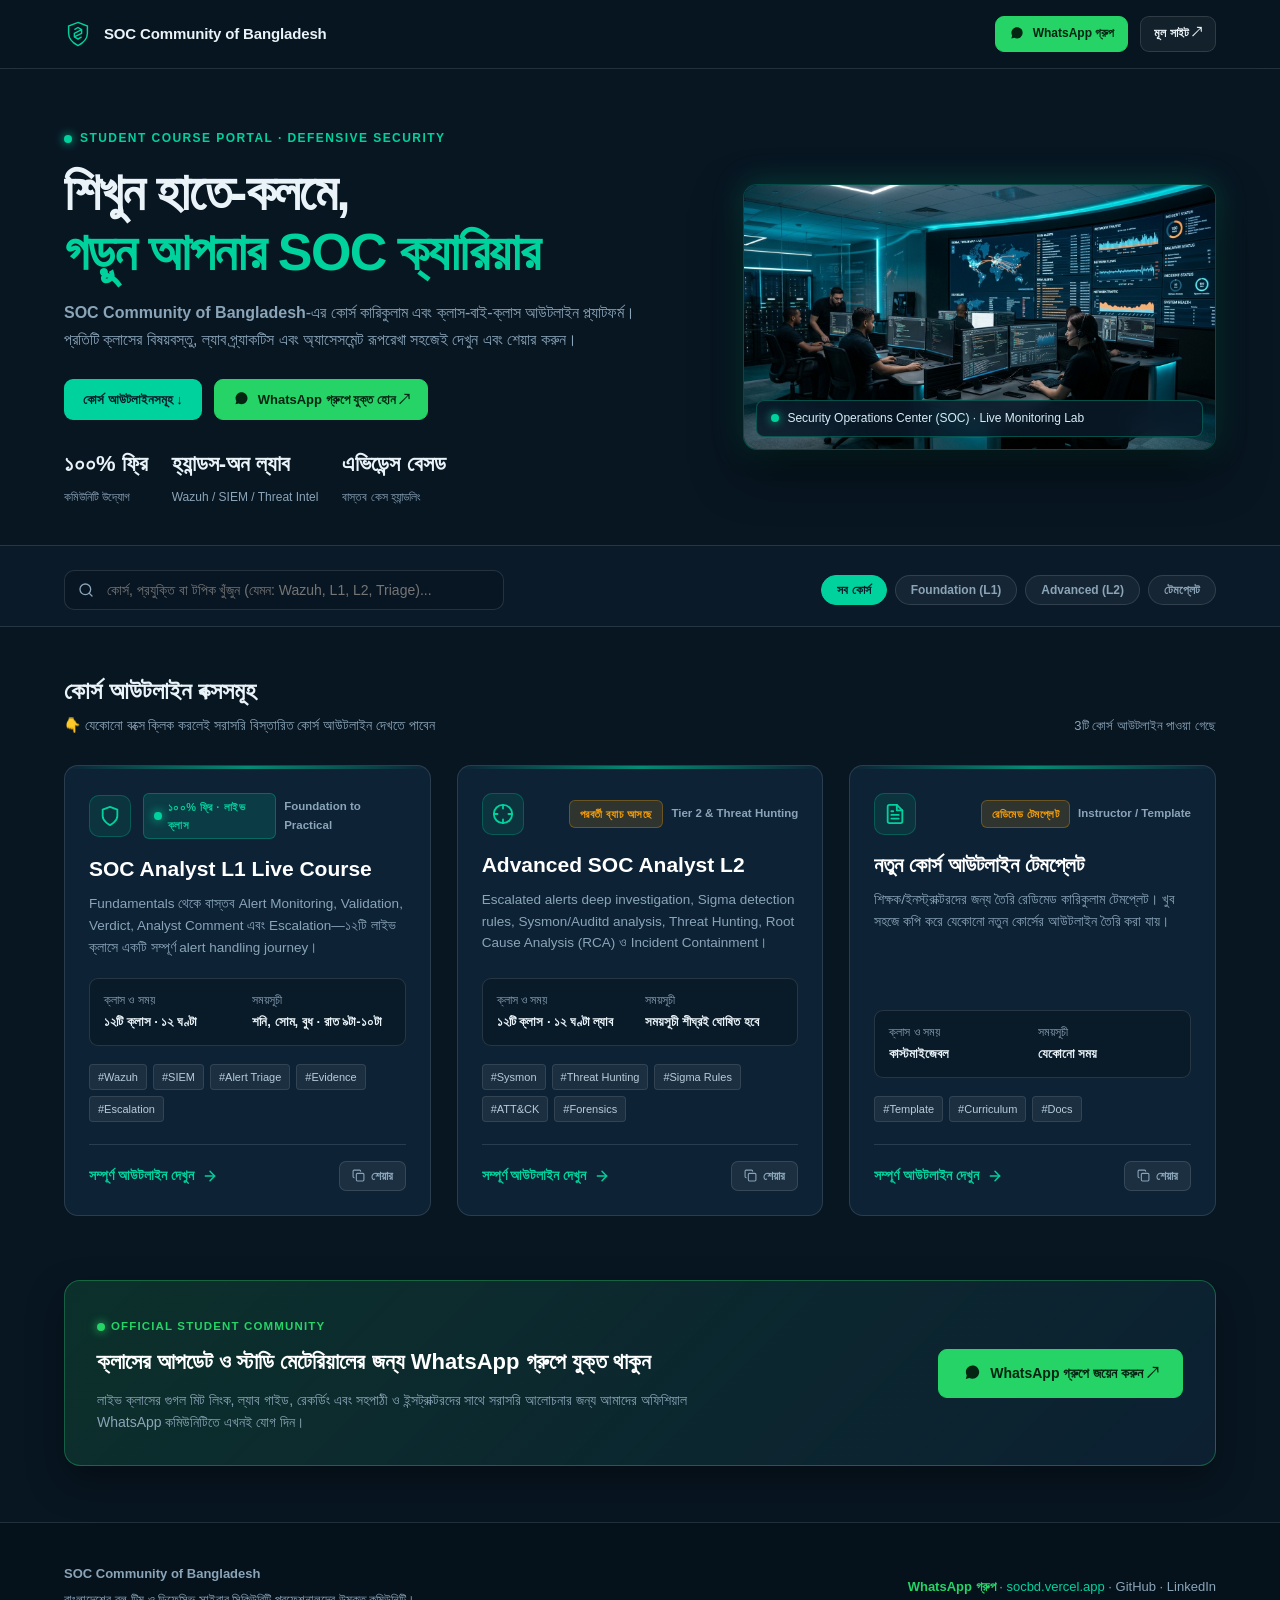
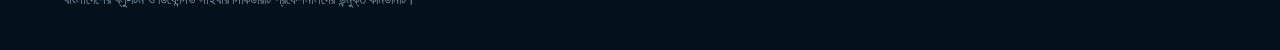
<file: index.html>
<!DOCTYPE html>
<html lang="bn">
<head>
  <meta charset="UTF-8">
  <meta name="viewport" content="width=device-width, initial-scale=1.0">
  <title>SOC Community of Bangladesh | Course Outlines &amp; Curriculums</title>
  <meta name="description" content="SOC Community of Bangladesh-এর সম্পূর্ণ ফ্রি ও অ্যাডভান্সড সাইবার সিকিউরিটি কোর্স আউটলাইন ও কারিকুলাম পোর্টাল।">
  <link rel="icon" type="image/svg+xml" href="assets/images/logo.svg">
  <link rel="stylesheet" href="assets/css/main.css">
</head>
<body>

  <!-- Navigation -->
  <nav class="site-nav">
    <div class="container nav-inner">
      <a href="index.html" class="brand">
        <span class="brand-icon">
          <svg viewBox="0 0 32 36" fill="none" style="width:26px;height:26px;color:var(--teal)">
            <path d="M16 2 29 7v10c0 8-7 14-13 17C10 31 3 25 3 17V7L16 2Z" stroke="currentColor" stroke-width="2"/>
            <path d="m11 12 5-3 5 3v5l-10 5v-5l10-5M11 22l5 3 5-3" stroke="currentColor" stroke-width="2" stroke-linejoin="round"/>
          </svg>
        </span>
        <span>SOC Community of Bangladesh</span>
      </a>

      <div class="nav-actions">
        <a href="https://chat.whatsapp.com/EKxMzVPOzGrBQYcNTu8eM5" target="_blank" rel="noopener noreferrer" class="btn btn-whatsapp btn-sm" title="Join Official WhatsApp Group">
          <svg viewBox="0 0 24 24" fill="currentColor" style="width:16px;height:16px"><path d="M12.031 6.172c-3.181 0-5.767 2.586-5.768 5.766-.001 1.298.38 2.27 1.019 3.287l-.711 2.598 2.669-.699c.969.584 1.761.884 2.791.884h.001c3.181 0 5.767-2.586 5.768-5.766 0-3.18-2.587-5.77-5.769-5.77zm0 10.375h-.001c-.886 0-1.62-.247-2.336-.672l-.167-.099-1.737.456.464-1.693-.109-.174c-.468-.745-.716-1.503-.715-2.427.001-2.536 2.064-4.6 4.6-4.6 1.229 0 2.384.479 3.253 1.348.868.868 1.346 2.022 1.345 3.251-.001 2.537-2.064 4.601-4.599 4.601zm5.952-12.355c-1.583-1.542-3.689-2.392-5.952-2.392-4.641 0-8.416 3.774-8.418 8.416 0 1.483.388 2.93 1.125 4.208l-1.196 4.368 4.47-1.173c1.232.671 2.621 1.025 4.018 1.026h.004c4.64 0 8.416-3.774 8.418-8.416 0-2.25-.875-4.364-2.469-5.937z"/></svg>
          <span>WhatsApp গ্রুপ</span>
        </a>
        <a href="https://socbd.vercel.app/en" target="_blank" rel="noopener noreferrer" class="btn btn-outline btn-sm">
          মূল সাইট ↗
        </a>
      </div>
    </div>
  </nav>

  <!-- Hero Section -->
  <header class="hero">
    <div class="container hero-grid">
      <div class="hero-text">
        <div class="eyebrow">
          <span class="status-dot"></span>
          STUDENT COURSE PORTAL · DEFENSIVE SECURITY
        </div>
        <h1 class="hero-title">
          শিখুন হাতে-কলমে,
          <span>গড়ুন আপনার SOC ক্যারিয়ার</span>
        </h1>
        <p class="hero-desc">
          <strong>SOC Community of Bangladesh</strong>-এর কোর্স কারিকুলাম এবং ক্লাস-বাই-ক্লাস আউটলাইন প্ল্যাটফর্ম। প্রতিটি ক্লাসের বিষয়বস্তু, ল্যাব প্র্যাকটিস এবং অ্যাসেসমেন্ট রূপরেখা সহজেই দেখুন এবং শেয়ার করুন।
        </p>

        <div style="display:flex;gap:12px;flex-wrap:wrap;margin-bottom:26px">
          <a href="#courses" class="btn btn-teal">
            কোর্স আউটলাইনসমূহ ↓
          </a>
          <a href="https://chat.whatsapp.com/EKxMzVPOzGrBQYcNTu8eM5" target="_blank" rel="noopener noreferrer" class="btn btn-whatsapp">
            <svg viewBox="0 0 24 24" fill="currentColor" style="width:17px;height:17px"><path d="M12.031 6.172c-3.181 0-5.767 2.586-5.768 5.766-.001 1.298.38 2.27 1.019 3.287l-.711 2.598 2.669-.699c.969.584 1.761.884 2.791.884h.001c3.181 0 5.767-2.586 5.768-5.766 0-3.18-2.587-5.77-5.769-5.77zm0 10.375h-.001c-.886 0-1.62-.247-2.336-.672l-.167-.099-1.737.456.464-1.693-.109-.174c-.468-.745-.716-1.503-.715-2.427.001-2.536 2.064-4.6 4.6-4.6 1.229 0 2.384.479 3.253 1.348.868.868 1.346 2.022 1.345 3.251-.001 2.537-2.064 4.601-4.599 4.601zm5.952-12.355c-1.583-1.542-3.689-2.392-5.952-2.392-4.641 0-8.416 3.774-8.418 8.416 0 1.483.388 2.93 1.125 4.208l-1.196 4.368 4.47-1.173c1.232.671 2.621 1.025 4.018 1.026h.004c4.64 0 8.416-3.774 8.418-8.416 0-2.25-.875-4.364-2.469-5.937z"/></svg>
            <span>WhatsApp গ্রুপে যুক্ত হোন ↗</span>
          </a>
        </div>

        <div class="hero-stats">
          <div class="hero-stat-item">
            <strong>১০০% ফ্রি</strong>
            <span>কমিউনিটি উদ্যোগ</span>
          </div>
          <div class="hero-stat-item">
            <strong>হ্যান্ডস-অন ল্যাব</strong>
            <span>Wazuh / SIEM / Threat Intel</span>
          </div>
          <div class="hero-stat-item">
            <strong>এভিডেন্স বেসড</strong>
            <span>বাস্তব কেস হ্যান্ডলিং</span>
          </div>
        </div>
      </div>

      <div class="hero-visual">
        <img src="assets/images/soc_operations_center.jpg" alt="Security Operations Center Command Center">
        <div class="hero-visual-badge">
          <span class="status-dot"></span>
          <span>Security Operations Center (SOC) · Live Monitoring Lab</span>
        </div>
      </div>
    </div>
  </header>

  <!-- Filter & Search Section -->
  <section class="control-section" id="courses">
    <div class="container control-bar">
      <div class="search-box">
        <svg xmlns="http://www.w3.org/2000/svg" width="16" height="16" viewBox="0 0 24 24" fill="none" stroke="currentColor" stroke-width="2" stroke-linecap="round" stroke-linejoin="round"><circle cx="11" cy="11" r="8"></circle><line x1="21" y1="21" x2="16.65" y2="16.65"></line></svg>
        <input type="text" id="searchInput" class="search-input" placeholder="কোর্স, প্রযুক্তি বা টপিক খুঁজুন (যেমন: Wazuh, L1, L2, Triage)...">
      </div>

      <div class="filter-pills">
        <button type="button" class="pill-btn active" data-category="all">সব কোর্স</button>
        <button type="button" class="pill-btn" data-category="foundation">Foundation (L1)</button>
        <button type="button" class="pill-btn" data-category="advanced">Advanced (L2)</button>
        <button type="button" class="pill-btn" data-category="template">টেমপ্লেট</button>
      </div>
    </div>
  </section>

  <!-- Courses Grid -->
  <main class="courses-section">
    <div class="container">
      <div class="section-title-wrap">
        <div>
          <h2 class="section-title">কোর্স আউটলাইন বক্সসমূহ</h2>
          <p style="color:var(--muted);font-size:13.5px;margin-top:4px">👇 যেকোনো বক্সে ক্লিক করলেই সরাসরি বিস্তারিত কোর্স আউটলাইন দেখতে পাবেন</p>
        </div>
        <span class="results-count" id="resultsCount">কোর্স লোড হচ্ছে…</span>
      </div>

      <div class="courses-grid" id="coursesGrid">
        <!-- Dynamic Boxes rendered via assets/js/main.js -->
        <noscript>
          <!-- Fallback without JS -->
          <a href="docs/l1/index.html" class="course-box" style="text-decoration:none">
            <div class="box-glow-bar"></div>
            <div class="course-box-body">
              <div class="box-header">
                <div class="box-badge-wrap">
                  <span class="badge badge-live"><span class="status-dot"></span>১০০% ফ্রি · লাইভ ক্লাস</span>
                  <span class="level-tag">L1 Foundation</span>
                </div>
              </div>
              <h3 class="course-title">SOC Analyst L1 Live Course</h3>
              <p class="course-desc">১২টি লাইভ ক্লাসে একটি সম্পূর্ণ alert handling journey—Monitoring থেকে Escalation।</p>
              <div class="box-footer">
                <div class="click-prompt">
                  <span>সম্পূর্ণ আউটলাইন দেখুন</span>
                  <svg xmlns="http://www.w3.org/2000/svg" width="16" height="16" viewBox="0 0 24 24" fill="none" stroke="currentColor" stroke-width="2.2"><path d="M5 12h14"></path><path d="m12 5 7 7-7 7"></path></svg>
                </div>
              </div>
            </div>
          </a>
          <a href="docs/l2/index.html" class="course-box" style="text-decoration:none">
            <div class="box-glow-bar"></div>
            <div class="course-box-body">
              <div class="box-header">
                <div class="box-badge-wrap">
                  <span class="badge badge-upcoming">পরবর্তী ব্যাচ আসছে</span>
                  <span class="level-tag">L2 Advanced</span>
                </div>
              </div>
              <h3 class="course-title">Advanced SOC Analyst L2</h3>
              <p class="course-desc">Escalated Alerts, Threat Hunting, Sigma Rules ও Root Cause Analysis।</p>
              <div class="box-footer">
                <div class="click-prompt">
                  <span>সম্পূর্ণ আউটলাইন দেখুন</span>
                  <svg xmlns="http://www.w3.org/2000/svg" width="16" height="16" viewBox="0 0 24 24" fill="none" stroke="currentColor" stroke-width="2.2"><path d="M5 12h14"></path><path d="m12 5 7 7-7 7"></path></svg>
                </div>
              </div>
            </div>
          </a>
        </noscript>
      </div>
    </div>
  </main>

  <!-- WhatsApp Community Callout -->
  <section class="container" style="margin-bottom: 56px;">
    <div style="background: linear-gradient(135deg, rgba(37,211,102,0.14) 0%, rgba(13,34,53,0.85) 100%); border: 1px solid rgba(37,211,102,0.35); border-radius: 16px; padding: 32px; display: flex; justify-content: space-between; align-items: center; gap: 24px; flex-wrap: wrap; box-shadow: 0 16px 36px rgba(0,0,0,0.4);">
      <div style="max-width: 640px;">
        <div style="display:inline-flex;align-items:center;gap:6px;color:#25d366;font-size:11.5px;font-weight:750;letter-spacing:0.1em;text-transform:uppercase;margin-bottom:8px;">
          <span class="status-dot" style="background:#25d366;box-shadow:0 0 10px #25d366"></span>
          OFFICIAL STUDENT COMMUNITY
        </div>
        <h3 style="font-size: 22px; font-weight: 800; color: #fff; margin-bottom: 8px;">ক্লাসের আপডেট ও স্টাডি মেটেরিয়ালের জন্য WhatsApp গ্রুপে যুক্ত থাকুন</h3>
        <p style="color: var(--muted); font-size: 14px; line-height: 1.6; margin: 0;">লাইভ ক্লাসের গুগল মিট লিংক, ল্যাব গাইড, রেকর্ডিং এবং সহপাঠী ও ইন্সট্রাক্টরদের সাথে সরাসরি আলোচনার জন্য আমাদের অফিশিয়াল WhatsApp কমিউনিটিতে এখনই যোগ দিন।</p>
      </div>
      <a href="https://chat.whatsapp.com/EKxMzVPOzGrBQYcNTu8eM5" target="_blank" rel="noopener noreferrer" class="btn btn-whatsapp" style="white-space: nowrap; padding: 12px 24px; font-size: 14px;">
        <svg viewBox="0 0 24 24" fill="currentColor" style="width:19px;height:19px"><path d="M12.031 6.172c-3.181 0-5.767 2.586-5.768 5.766-.001 1.298.38 2.27 1.019 3.287l-.711 2.598 2.669-.699c.969.584 1.761.884 2.791.884h.001c3.181 0 5.767-2.586 5.768-5.766 0-3.18-2.587-5.77-5.769-5.77zm0 10.375h-.001c-.886 0-1.62-.247-2.336-.672l-.167-.099-1.737.456.464-1.693-.109-.174c-.468-.745-.716-1.503-.715-2.427.001-2.536 2.064-4.6 4.6-4.6 1.229 0 2.384.479 3.253 1.348.868.868 1.346 2.022 1.345 3.251-.001 2.537-2.064 4.601-4.599 4.601zm5.952-12.355c-1.583-1.542-3.689-2.392-5.952-2.392-4.641 0-8.416 3.774-8.418 8.416 0 1.483.388 2.93 1.125 4.208l-1.196 4.368 4.47-1.173c1.232.671 2.621 1.025 4.018 1.026h.004c4.64 0 8.416-3.774 8.418-8.416 0-2.25-.875-4.364-2.469-5.937z"/></svg>
        <span>WhatsApp গ্রুপে জয়েন করুন ↗</span>
      </a>
    </div>
  </section>

  <!-- Toast Notification -->
  <div id="toast" class="toast" role="alert"></div>

  <!-- Footer -->
  <footer class="site-footer">
    <div class="container footer-inner">
      <div class="footer-left">
        <strong>SOC Community of Bangladesh</strong>
        <p>বাংলাদেশের ব্লু-টিম ও ডিফেন্সিভ সাইবার সিকিউরিটি প্রফেশনালদের উন্মুক্ত কমিউনিটি।</p>
      </div>
      <div class="footer-right">
        <a href="https://chat.whatsapp.com/EKxMzVPOzGrBQYcNTu8eM5" target="_blank" rel="noopener noreferrer" style="color:#25d366;font-weight:700">WhatsApp গ্রুপ</a> · 
        <a href="https://socbd.vercel.app/en" target="_blank" rel="noopener noreferrer" style="color:var(--teal)">socbd.vercel.app</a> · 
        <a href="https://github.com/boniyeamincse/soc-community-of-bangladesh" target="_blank" rel="noopener noreferrer">GitHub</a> · 
        <a href="https://www.linkedin.com/company/soccommunitybd" target="_blank" rel="noopener noreferrer">LinkedIn</a>
      </div>
    </div>
  </footer>

  <script src="assets/js/courses.js"></script>
  <script src="assets/js/main.js"></script>
</body>
</html>
</file>
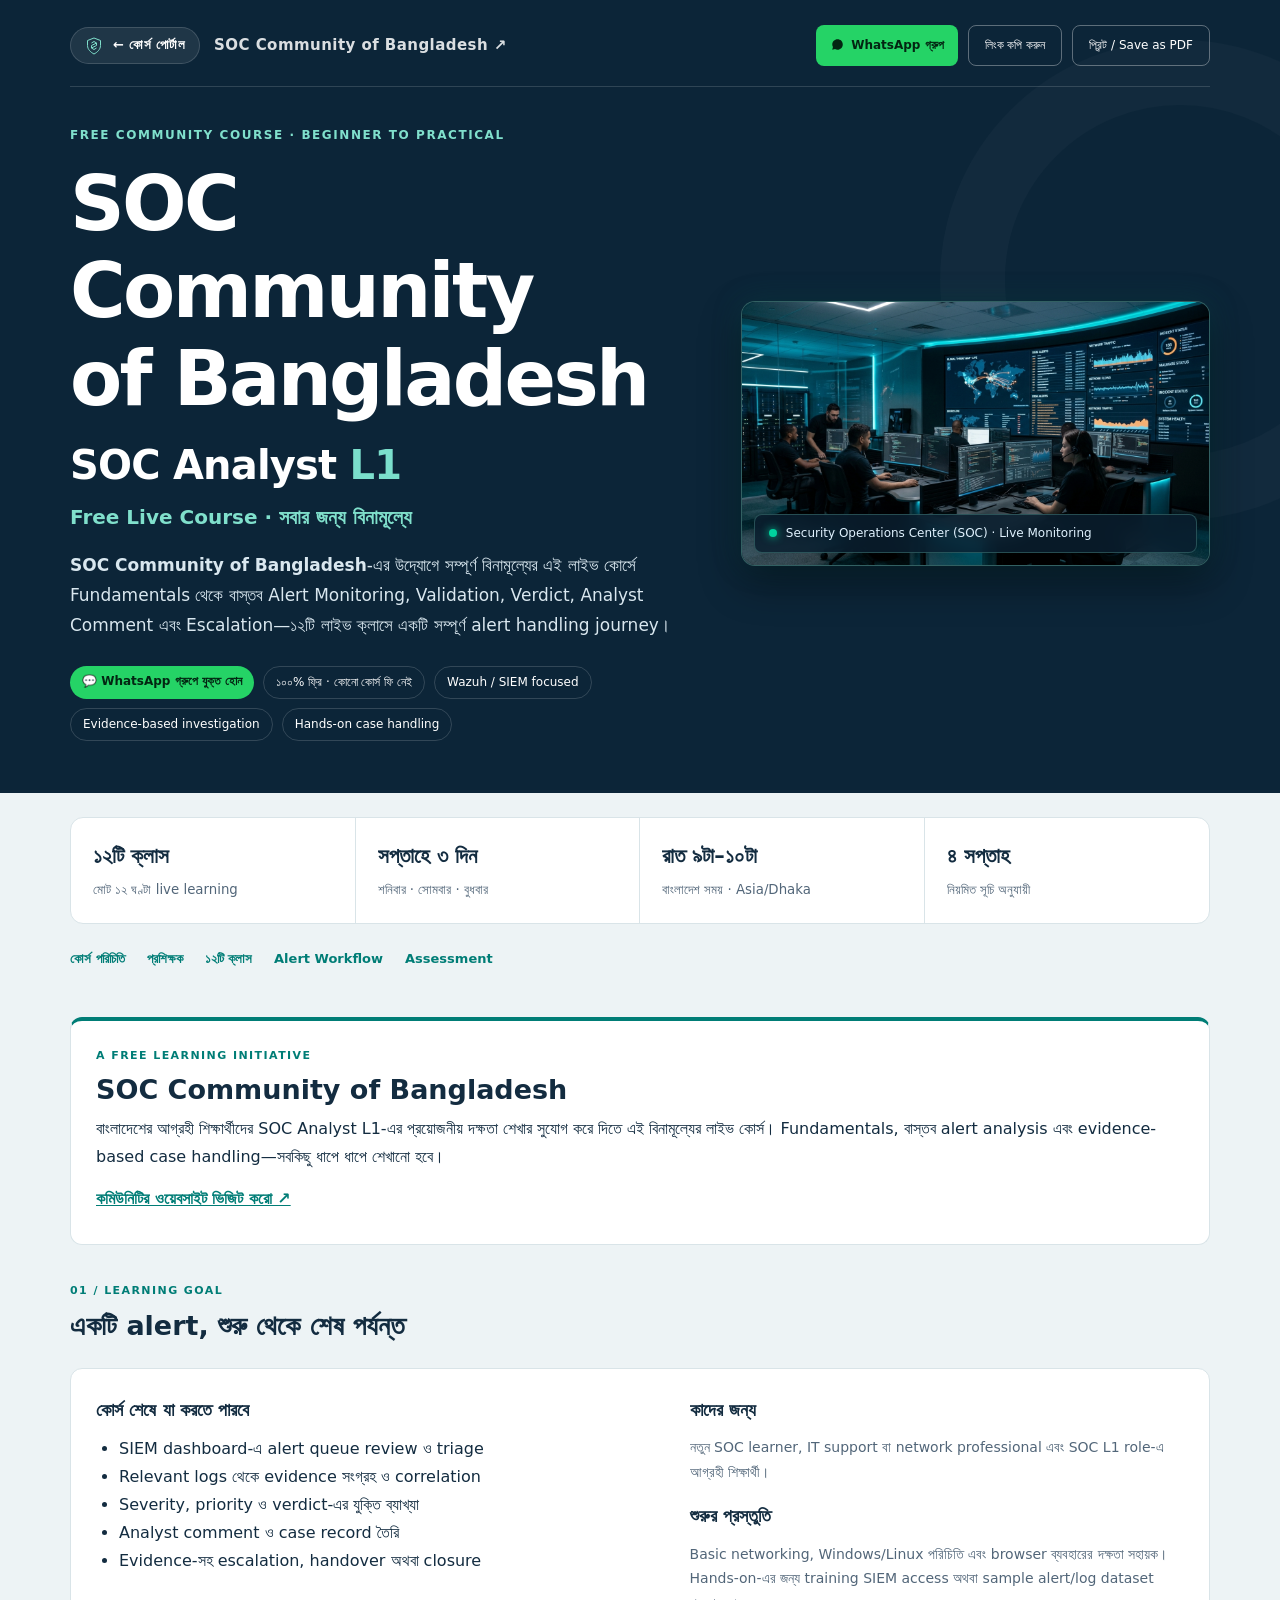
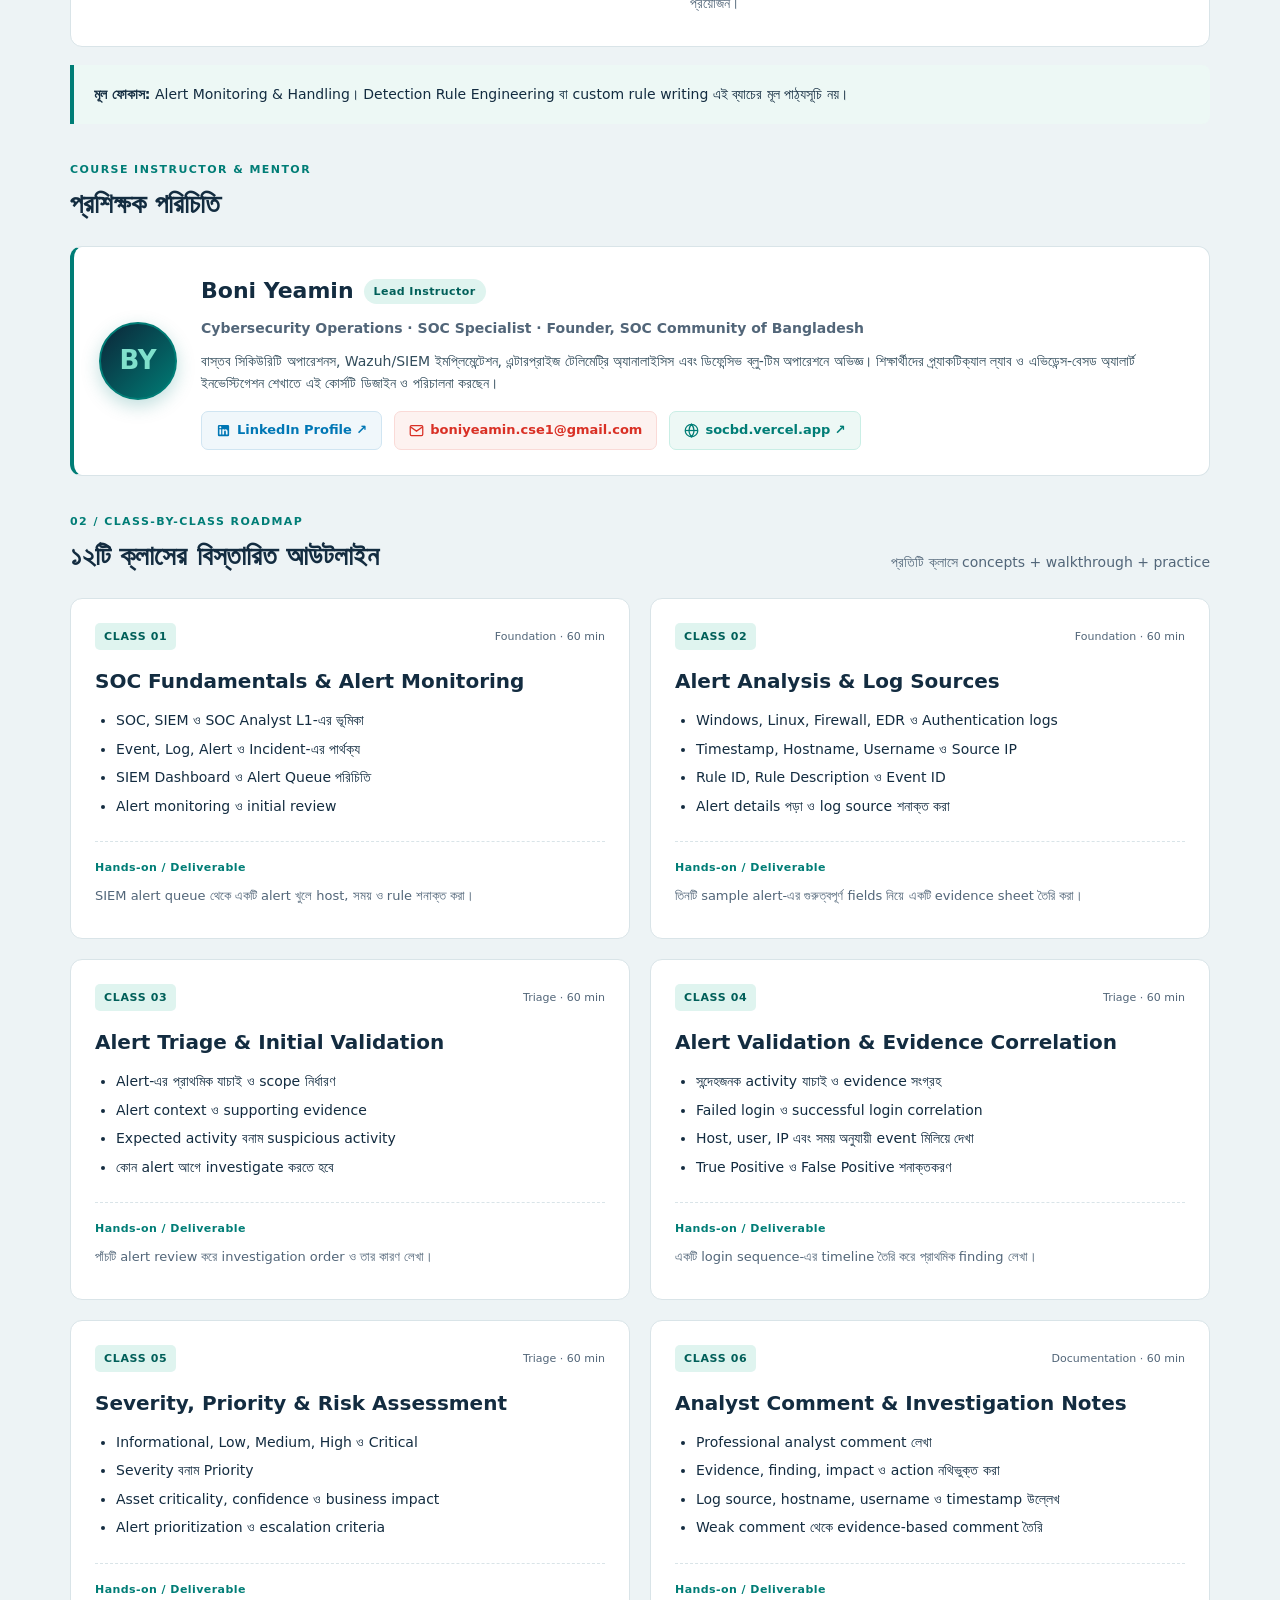
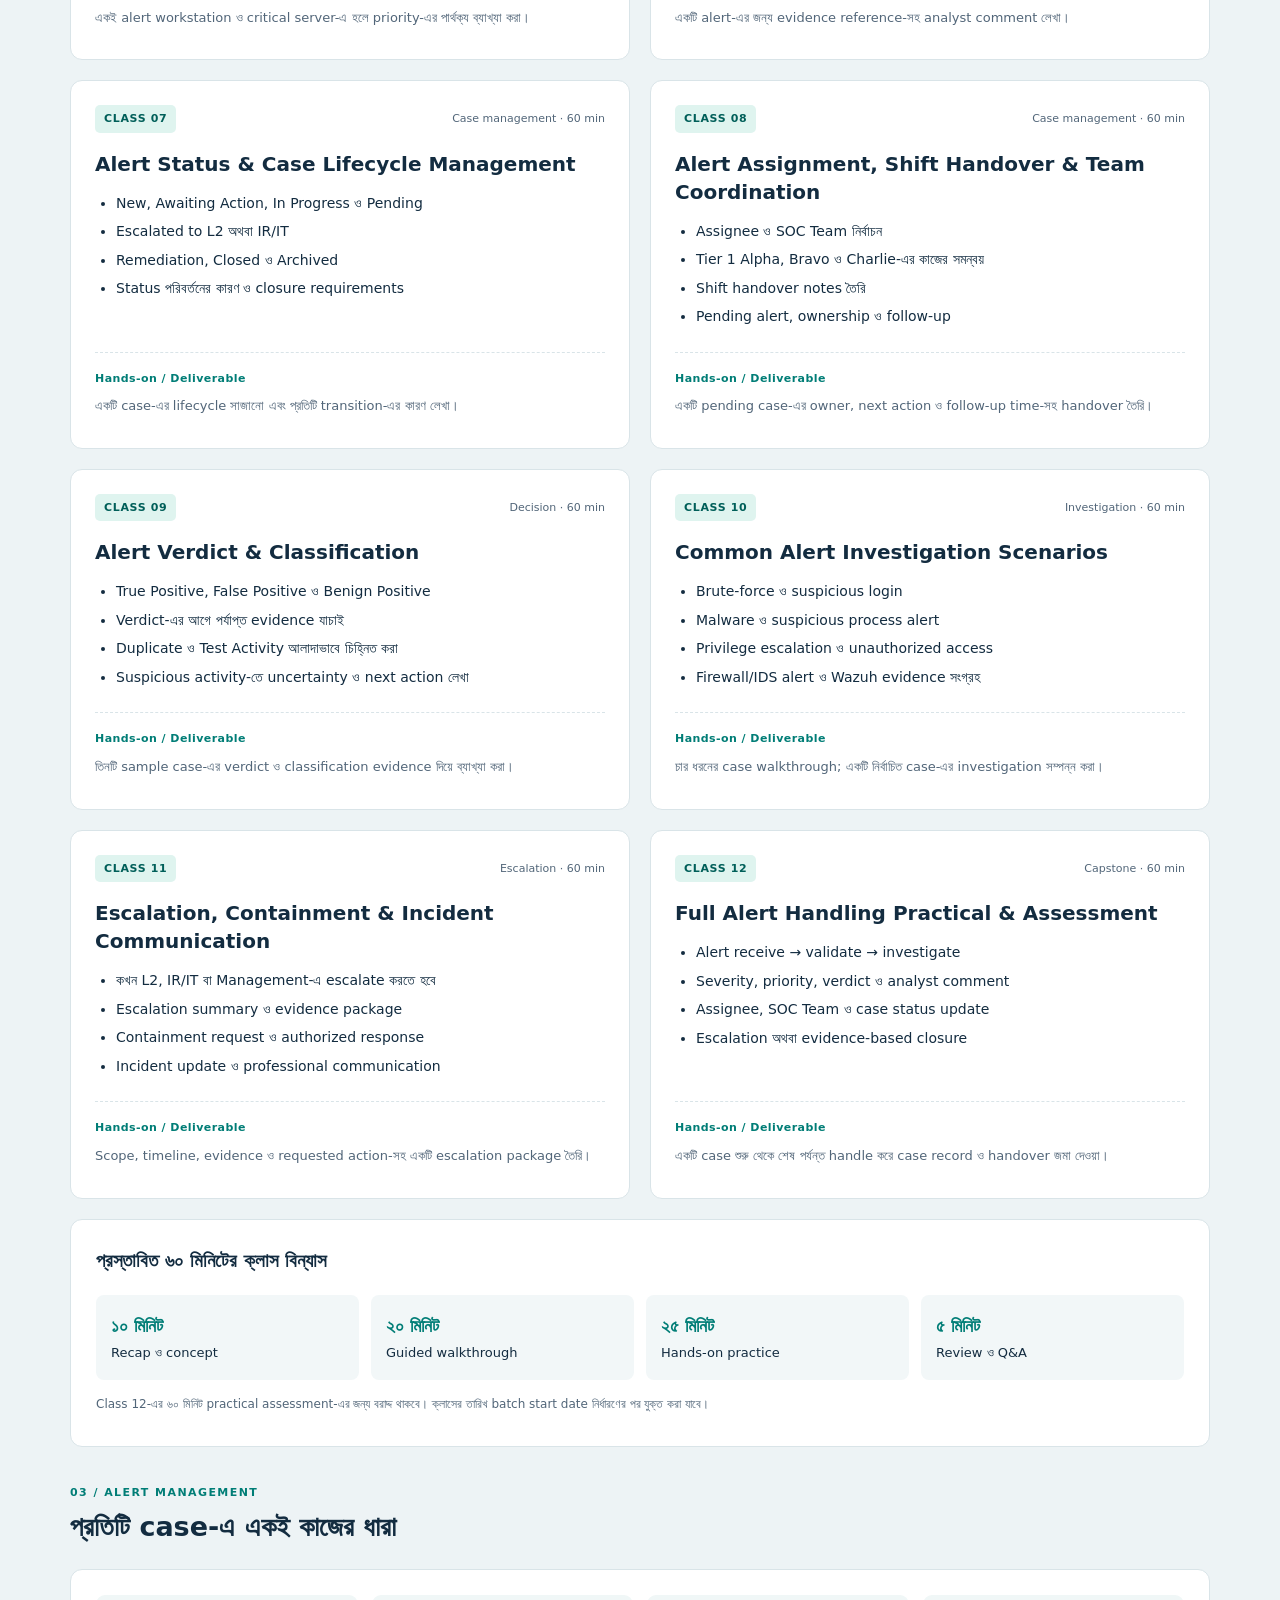
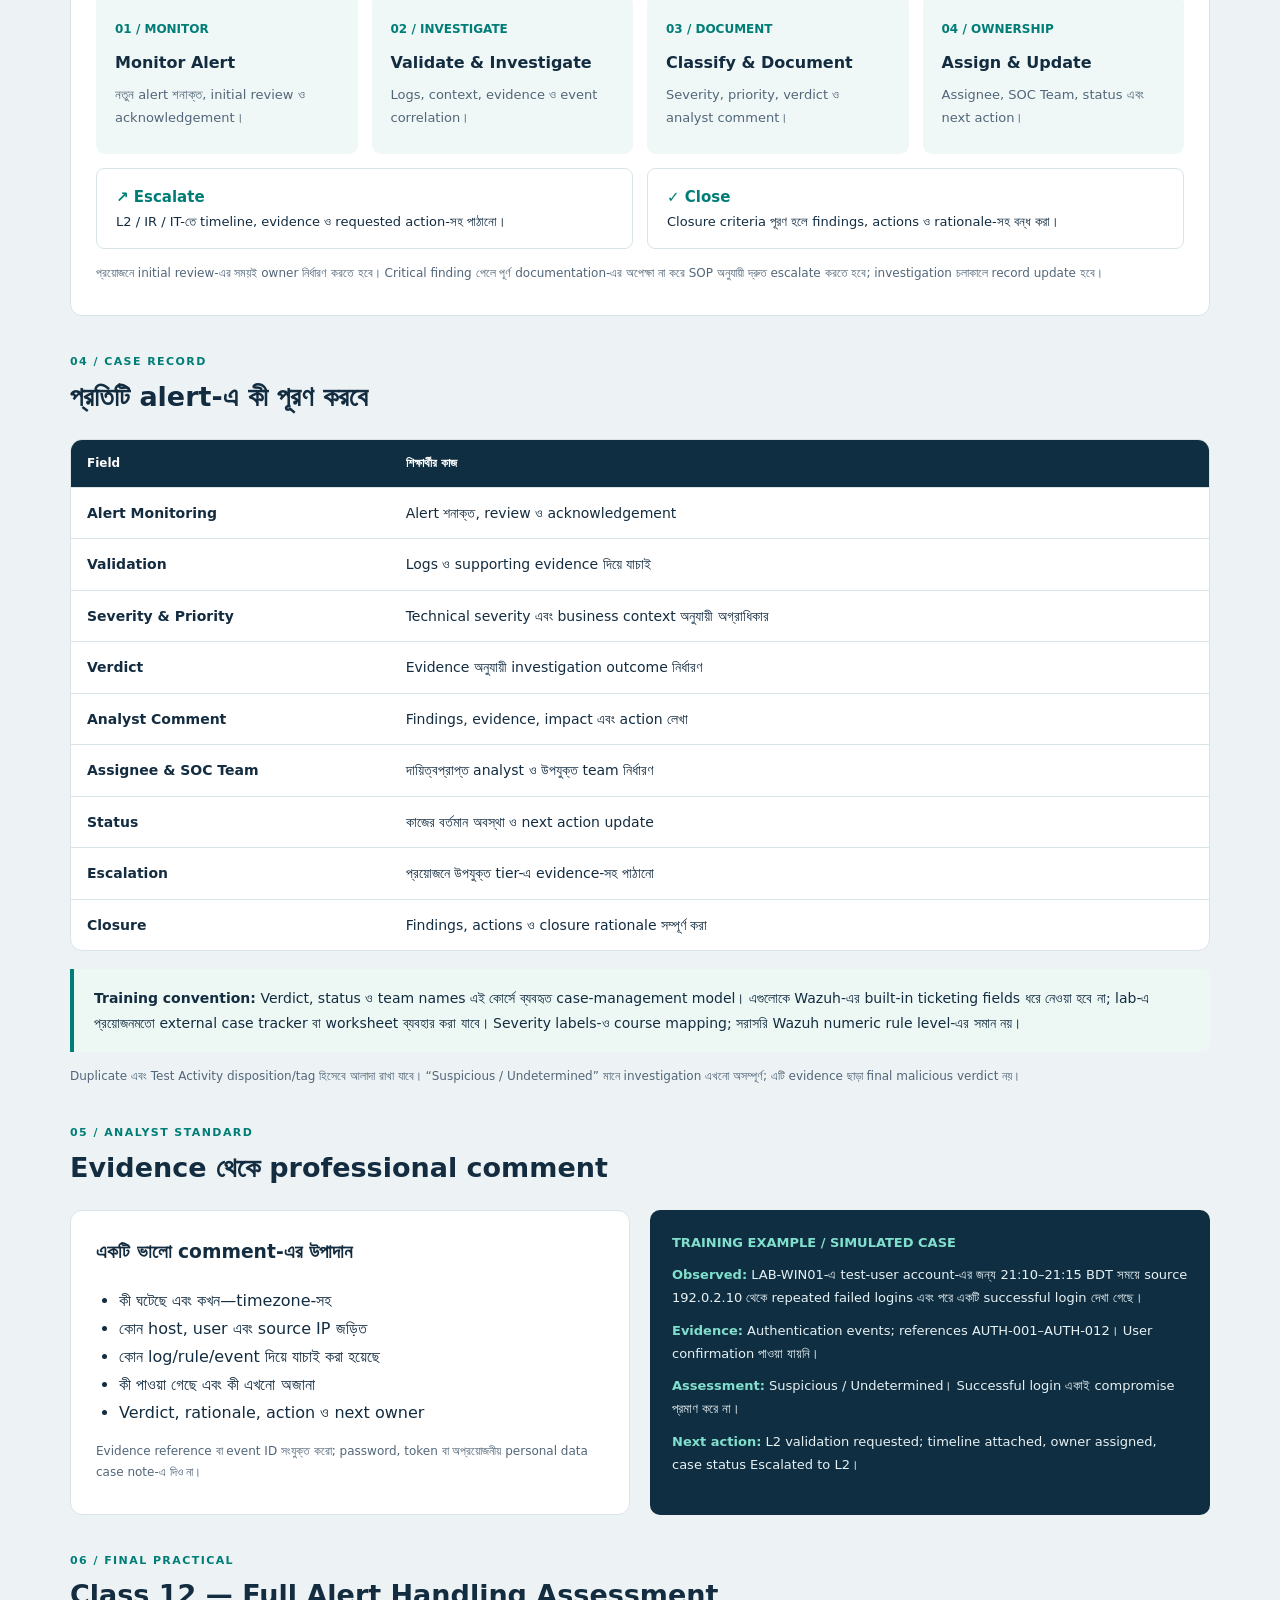
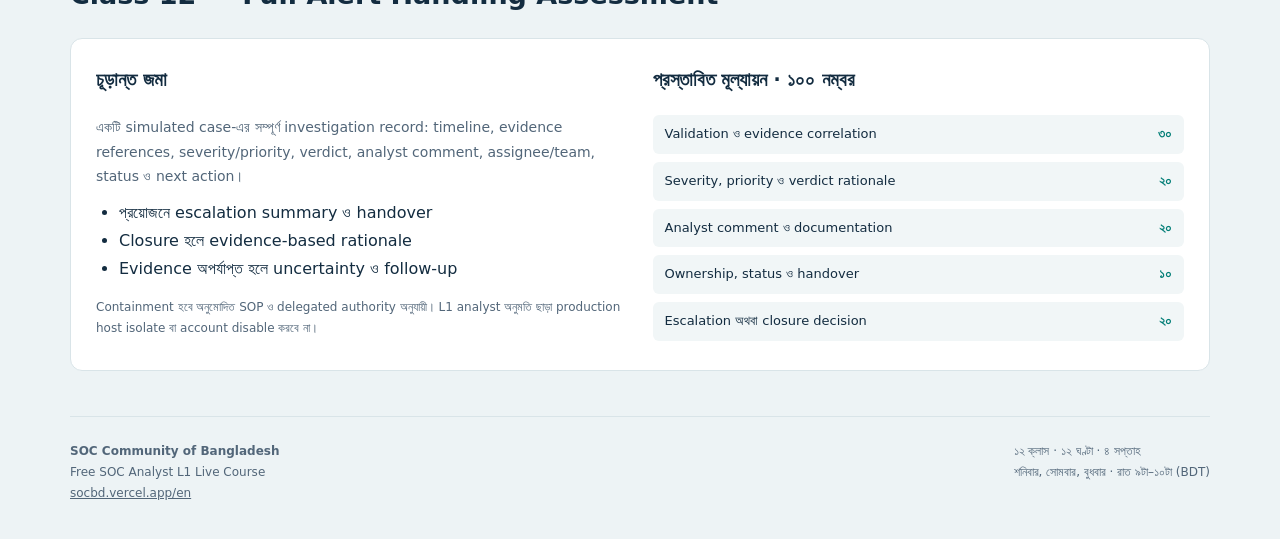
<file: l1/index.html>
<!DOCTYPE html>
<html lang="bn"><head><meta charset="UTF-8"><meta name="viewport" content="width=device-width, initial-scale=1"><meta name="description" content="SOC Community of Bangladesh-এর সম্পূর্ণ ফ্রি SOC Analyst L1 Live Course — ১২টি ক্লাসে Wazuh/SIEM alert monitoring, validation, verdict, documentation ও escalation।"><title>SOC Community of Bangladesh | Free SOC Analyst L1 Live Course</title>
<style>
:root{--ink:#132c40;--muted:#526679;--teal:#007d76;--line:#d9e4e8;--paper:#fff;--bg:#edf3f5}*{box-sizing:border-box}html{scroll-behavior:smooth}body{margin:0;background:var(--bg);color:var(--ink);font-family:"Noto Sans Bengali","Nirmala UI","Vrinda",system-ui,sans-serif;line-height:1.75}a{color:inherit}header{background:#0c2538;color:#fff;padding:25px max(24px,calc((100vw - 1140px)/2)) 52px;position:relative;overflow:hidden}header:after{content:"";position:absolute;width:350px;height:350px;border:65px solid #ffffff06;border-radius:50%;right:-140px;top:40px;pointer-events:none}.top{display:flex;justify-content:space-between;align-items:center;gap:20px;border-bottom:1px solid #ffffff25;padding-bottom:20px;margin-bottom:38px}.brand{font-weight:750;letter-spacing:.09em;font-size:12px}.top button{border:1px solid #ffffff55;background:transparent;color:white;padding:9px 16px;border-radius:8px;cursor:pointer;font:inherit;font-size:12px}.eyebrow{font-size:12px;letter-spacing:.13em;color:#80e0cc;font-weight:750}h1{font-size:clamp(37px,6vw,66px);line-height:1.15;margin:14px 0 13px;letter-spacing:-.04em}h1 span{color:#7bdfcc}.intro{max-width:760px;font-size:17px;color:#d9e7ef;margin:0}.hero-tags{display:flex;flex-wrap:wrap;gap:9px;margin-top:26px}.hero-tags span{padding:5px 12px;border:1px solid #ffffff28;border-radius:30px;font-size:12px}.wrap{max-width:1188px;padding:0 24px;margin:auto}.stats{display:grid;grid-template-columns:repeat(4,1fr);background:white;border:1px solid var(--line);border-radius:13px;overflow:hidden;margin-top:24px}.stat{padding:20px 22px;border-right:1px solid var(--line)}.stat:last-child{border:0}.stat strong{display:block;font-size:21px}.stat small{color:var(--muted)}nav{display:flex;gap:22px;flex-wrap:wrap;padding:24px 0 10px;font-size:13px;color:var(--teal);font-weight:650}nav a{text-decoration:none}nav a:hover{text-decoration:underline}section{margin-top:36px;scroll-margin-top:20px}.section-head{display:flex;justify-content:space-between;align-items:end;gap:20px;margin-bottom:18px}.kicker{font-size:11px;color:var(--teal);font-weight:800;letter-spacing:.13em}h2{font-size:27px;line-height:1.45;margin:5px 0}section p{margin:6px 0}.muted{color:var(--muted);font-size:14px}.panel{border:1px solid var(--line);border-radius:12px;padding:25px;background:white}.outcomes{display:grid;grid-template-columns:1.15fr 1fr;gap:25px}.outcomes h3{margin:0 0 10px;font-size:18px}.outcomes ul{margin:0;padding-left:23px}.callout{background:#edf8f5;border-left:4px solid var(--teal);padding:17px 20px;border-radius:0 8px 8px 0;margin-top:18px;font-size:14px}.grid{display:grid;grid-template-columns:repeat(2,minmax(0,1fr));gap:20px}.class-card{background:white;border:1px solid var(--line);border-radius:12px;padding:24px;display:flex;flex-direction:column;break-inside:avoid}.card-meta{display:flex;align-items:center;justify-content:space-between;gap:10px;font-size:11px;color:var(--muted)}.class-no{background:#dff4ef;color:#005f59;font-weight:800;padding:4px 9px;border-radius:5px;letter-spacing:.06em}.class-card h3{font-size:20px;line-height:1.4;margin:17px 0 9px}.class-card ul{margin:0 0 19px;padding-left:21px;font-size:14px}.class-card li{margin:4px 0}.practice{margin-top:auto;padding-top:14px;border-top:1px dashed var(--line);font-size:13px}.practice b{font-size:11px;color:var(--teal);letter-spacing:.04em}.practice p{color:var(--muted)}.timing{display:grid;grid-template-columns:repeat(4,1fr);gap:12px;margin-top:18px}.timing div{padding:15px;background:#f2f7f8;border-radius:8px;font-size:13px}.timing strong{display:block;color:var(--teal);font-size:18px}.flow{display:grid;grid-template-columns:repeat(4,1fr);gap:14px}.step{background:#f0f7f7;padding:19px;border-radius:9px}.step em{font-style:normal;color:var(--teal);font-size:12px;font-weight:800}.step h3{font-size:16px;margin:7px 0}.step p{font-size:13px;color:var(--muted)}.branches{display:grid;grid-template-columns:1fr 1fr;gap:14px;margin-top:14px}.branch{padding:15px 19px;border:1px solid var(--line);border-radius:8px;font-size:13px}.branch b{display:block;color:var(--teal);font-size:15px}.table-scroll{overflow:auto}table{border-collapse:collapse;width:100%;font-size:14px}th,td{text-align:left;border-bottom:1px solid var(--line);padding:13px 16px;vertical-align:top}thead th{background:#102e41;color:white;font-size:12px}tbody th{width:28%;font-weight:650}tbody tr:last-child>*{border-bottom:0}.note{font-size:12px;color:var(--muted);margin-top:14px}.two-col{display:grid;grid-template-columns:1fr 1fr;gap:20px}.checklist{padding-left:23px;margin:10px 0}.sample{background:#102e41;color:#e6f1f4;border-radius:10px;padding:22px;font-size:13px}.sample b{color:#81dfcd}.sample p{margin:10px 0}.assessment{display:grid;grid-template-columns:1fr 1fr;gap:25px}.rubric{display:grid;gap:8px}.rubric div{display:flex;justify-content:space-between;background:#f1f6f7;padding:8px 12px;border-radius:6px;font-size:13px}.rubric strong{color:var(--teal)}footer{margin-top:45px;border-top:1px solid var(--line);padding:24px 0 35px;font-size:12px;color:var(--muted);display:flex;justify-content:space-between;gap:20px}button:focus-visible,a:focus-visible{outline:3px solid #31b7a2;outline-offset:4px}@media(max-width:720px){header{padding:22px 22px 35px}.top{margin-bottom:28px}.wrap{padding:0 18px}.stats{grid-template-columns:1fr 1fr}.stat:nth-child(2){border-right:0}.stat:nth-child(-n+2){border-bottom:1px solid var(--line)}.grid,.outcomes,.two-col,.assessment{grid-template-columns:1fr}.flow,.timing{grid-template-columns:1fr 1fr}.section-head{display:block}.class-card{padding:20px}h2{font-size:23px}.panel{padding:19px}.card-meta{font-size:10px}footer{display:block}}@media print{@page{size:A4;margin:13mm}body{background:white;font-size:10pt;color:#142b3c}header{padding:20px;background:#0c2538!important;print-color-adjust:exact;-webkit-print-color-adjust:exact}header:after,nav,.top button{display:none}.top{margin-bottom:15px;padding-bottom:10px}h1{font-size:34px}.intro{font-size:12px}.wrap{padding:0}.stats{margin-top:14px}.stat{padding:10px}.stat strong{font-size:16px}section{margin-top:22px}h2{font-size:20px}.grid{gap:12px}.class-card{padding:15px}.class-card h3{font-size:15px}.class-card ul{font-size:10px;margin-bottom:9px}.practice{font-size:10px}.card-meta{font-size:8px}.panel{padding:16px}.muted,.callout,table{font-size:10px}.practice b{font-size:9px}.section-head{break-after:avoid}.class-card,.step,.sample,.panel,table tr{break-inside:avoid}.timing div,.step p,.branch,.rubric div,.sample{font-size:10px}.note{font-size:9px}footer{margin-top:20px;padding-bottom:0}}

.community-title{display:block;position:relative;z-index:1;font-size:clamp(38px,6.4vw,76px);font-weight:850;line-height:1.15;letter-spacing:-.035em;text-decoration:none;color:#fff;margin:18px 0 26px;max-width:1000px;text-wrap:balance}
h1.course-title{font-size:clamp(26px,3.4vw,40px);letter-spacing:-.02em;margin:0 0 12px}
.top .brand{font-size:15px}
.hero-grid-layout{display:grid;grid-template-columns:1.15fr 0.85fr;gap:36px;align-items:center;position:relative;z-index:1}
.hero-main-col .community-title{margin:14px 0 20px}
.hero-image-col{display:flex;justify-content:center}
.soc-image-card{position:relative;border-radius:14px;overflow:hidden;border:1px solid rgba(128,224,204,0.35);box-shadow:0 16px 40px rgba(0,0,0,0.45),0 0 30px rgba(0,125,118,0.22);background:#081b29;width:100%}
.soc-hero-pic{width:100%;height:auto;aspect-ratio:16/9;object-fit:cover;display:block;transition:transform .35s ease}
.soc-image-card:hover .soc-hero-pic{transform:scale(1.025)}
.soc-image-overlay{position:absolute;bottom:12px;left:12px;right:12px;background:rgba(10,30,46,0.88);backdrop-filter:blur(8px);-webkit-backdrop-filter:blur(8px);border:1px solid rgba(128,224,204,0.25);padding:8px 14px;border-radius:8px;font-size:12px;color:#e0f2fe;display:flex;align-items:center;gap:9px;box-shadow:0 4px 12px rgba(0,0,0,0.25)}
.live-dot{width:8px;height:8px;border-radius:50%;background:#00d29e;box-shadow:0 0 8px #00d29e;animation:pulse-dot 2s infinite ease-in-out;flex-shrink:0}
@keyframes pulse-dot{0%{transform:scale(0.95);opacity:0.6}50%{transform:scale(1.2);opacity:1}100%{transform:scale(0.95);opacity:0.6}}
@media(max-width:960px){.hero-grid-layout{grid-template-columns:1fr;gap:28px}.soc-image-card{max-width:600px;margin:10px auto 0}}
@media(max-width:720px){.community-title{font-size:clamp(34px,8vw,48px);margin:18px 0 24px}.top .brand{font-size:12px}.top{align-items:flex-start}.top button{flex-shrink:0}}
@media print{.community-title{font-size:42px;margin:12px 0 18px}h1.course-title{font-size:25px}.top .brand{font-size:11px}.hero-grid-layout{display:block}.hero-image-col{display:none}}
</style></head><body>
<header><div class="top"><div style="display:flex;align-items:center;gap:14px;flex-wrap:wrap"><a class="brand" href="../index.html" style="text-decoration:none;letter-spacing:.03em;display:flex;align-items:center;gap:10px;background:rgba(255,255,255,0.08);padding:6px 14px;border-radius:20px;border:1px solid rgba(255,255,255,0.15);font-size:13px"><svg viewBox="0 0 32 36" fill="none" style="width:18px;height:18px;color:#80e0cc;flex-shrink:0"><path d="M16 2 29 7v10c0 8-7 14-13 17C10 31 3 25 3 17V7L16 2Z" stroke="currentColor" stroke-width="2"></path><path d="m11 12 5-3 5 3v5l-10 5v-5l10-5M11 22l5 3 5-3" stroke="currentColor" stroke-width="2" stroke-linejoin="round"></path></svg><span>← কোর্স পোর্টাল</span></a><a class="brand" href="https://socbd.vercel.app/en" target="_blank" rel="noopener noreferrer" style="text-decoration:none;letter-spacing:.03em;opacity:0.85">SOC Community of Bangladesh ↗</a></div><div style="display:flex;gap:10px;flex-wrap:wrap"><a href="https://chat.whatsapp.com/EKxMzVPOzGrBQYcNTu8eM5" target="_blank" rel="noopener noreferrer" style="background:#25d366;color:#032512;font-weight:700;padding:8px 14px;border-radius:8px;text-decoration:none;display:inline-flex;align-items:center;gap:6px;font-size:12px"><svg viewBox="0 0 24 24" fill="currentColor" style="width:15px;height:15px"><path d="M12.031 6.172c-3.181 0-5.767 2.586-5.768 5.766-.001 1.298.38 2.27 1.019 3.287l-.711 2.598 2.669-.699c.969.584 1.761.884 2.791.884h.001c3.181 0 5.767-2.586 5.768-5.766 0-3.18-2.587-5.77-5.769-5.77zm0 10.375h-.001c-.886 0-1.62-.247-2.336-.672l-.167-.099-1.737.456.464-1.693-.109-.174c-.468-.745-.716-1.503-.715-2.427.001-2.536 2.064-4.6 4.6-4.6 1.229 0 2.384.479 3.253 1.348.868.868 1.346 2.022 1.345 3.251-.001 2.537-2.064 4.601-4.599 4.601zm5.952-12.355c-1.583-1.542-3.689-2.392-5.952-2.392-4.641 0-8.416 3.774-8.418 8.416 0 1.483.388 2.93 1.125 4.208l-1.196 4.368 4.47-1.173c1.232.671 2.621 1.025 4.018 1.026h.004c4.64 0 8.416-3.774 8.418-8.416 0-2.25-.875-4.364-2.469-5.937z"/></svg>WhatsApp গ্রুপ</a><button type="button" onclick="navigator.clipboard.writeText(window.location.href);alert('কোর্স আউটলাইন লিংক কপি করা হয়েছে!');">লিংক কপি করুন</button><button type="button" onclick="window.print()">প্রিন্ট / Save as PDF</button></div></div><div class="hero-grid-layout"><div class="hero-main-col"><div class="eyebrow">FREE COMMUNITY COURSE · BEGINNER TO PRACTICAL</div><a class="community-title" href="https://socbd.vercel.app/en" target="_blank" rel="noopener noreferrer">SOC Community<br>of Bangladesh</a><h1 class="course-title">SOC Analyst <span>L1</span></h1><p style="color:#80e0cc;font-size:20px;font-weight:700;margin:0 0 16px">Free Live Course · সবার জন্য বিনামূল্যে</p><p class="intro"><b>SOC Community of Bangladesh</b>-এর উদ্যোগে সম্পূর্ণ বিনামূল্যের এই লাইভ কোর্সে Fundamentals থেকে বাস্তব Alert Monitoring, Validation, Verdict, Analyst Comment এবং Escalation—১২টি লাইভ ক্লাসে একটি সম্পূর্ণ alert handling journey।</p><div class="hero-tags"><a href="https://chat.whatsapp.com/EKxMzVPOzGrBQYcNTu8eM5" target="_blank" rel="noopener noreferrer" style="background:#25d366;color:#032512;font-weight:700;padding:5px 12px;border-radius:30px;font-size:12px;text-decoration:none">💬 WhatsApp গ্রুপে যুক্ত হোন</a><span>১০০% ফ্রি · কোনো কোর্স ফি নেই</span><span>Wazuh / SIEM focused</span><span>Evidence-based investigation</span><span>Hands-on case handling</span></div></div><div class="hero-image-col"><div class="soc-image-card"><img src="../assets/images/soc_operations_center.jpg" alt="Security Operations Center (SOC) Command Center with Analysts and Live SIEM Displays" class="soc-hero-pic"><div class="soc-image-overlay"><span class="live-dot" aria-hidden="true"></span><span>Security Operations Center (SOC) · Live Monitoring</span></div></div></div></div></header>
<main class="wrap"><div class="stats"><div class="stat"><strong>১২টি ক্লাস</strong><small>মোট ১২ ঘণ্টা live learning</small></div><div class="stat"><strong>সপ্তাহে ৩ দিন</strong><small>শনিবার · সোমবার · বুধবার</small></div><div class="stat"><strong>রাত ৯টা–১০টা</strong><small>বাংলাদেশ সময় · Asia/Dhaka</small></div><div class="stat"><strong>৪ সপ্তাহ</strong><small>নিয়মিত সূচি অনুযায়ী</small></div></div>
<nav aria-label="Course sections"><a href="#overview">কোর্স পরিচিতি</a><a href="#instructor">প্রশিক্ষক</a><a href="#curriculum">১২টি ক্লাস</a><a href="#workflow">Alert Workflow</a><a href="#assessment">Assessment</a></nav>
<section aria-label="Community initiative"><div class="panel" style="border-top:4px solid var(--teal)"><div class="kicker">A FREE LEARNING INITIATIVE</div><h2>SOC Community of Bangladesh</h2><p>বাংলাদেশের আগ্রহী শিক্ষার্থীদের SOC Analyst L1-এর প্রয়োজনীয় দক্ষতা শেখার সুযোগ করে দিতে এই বিনামূল্যের লাইভ কোর্স। Fundamentals, বাস্তব alert analysis এবং evidence-based case handling—সবকিছু ধাপে ধাপে শেখানো হবে।</p><p style="margin-top:14px"><a href="https://socbd.vercel.app/en" target="_blank" rel="noopener noreferrer" style="color:var(--teal);font-weight:700">কমিউনিটির ওয়েবসাইট ভিজিট করো ↗</a></p></div></section><section id="overview"><div class="section-head"><div><div class="kicker">01 / LEARNING GOAL</div><h2>একটি alert, শুরু থেকে শেষ পর্যন্ত</h2></div></div><div class="panel outcomes"><div><h3>কোর্স শেষে যা করতে পারবে</h3><ul><li>SIEM dashboard-এ alert queue review ও triage</li><li>Relevant logs থেকে evidence সংগ্রহ ও correlation</li><li>Severity, priority ও verdict-এর যুক্তি ব্যাখ্যা</li><li>Analyst comment ও case record তৈরি</li><li>Evidence-সহ escalation, handover অথবা closure</li></ul></div><div><h3>কাদের জন্য</h3><p class="muted">নতুন SOC learner, IT support বা network professional এবং SOC L1 role-এ আগ্রহী শিক্ষার্থী।</p><h3 style="margin-top:16px">শুরুর প্রস্তুতি</h3><p class="muted">Basic networking, Windows/Linux পরিচিতি এবং browser ব্যবহারের দক্ষতা সহায়ক। Hands-on-এর জন্য training SIEM access অথবা sample alert/log dataset প্রয়োজন।</p></div></div><div class="callout"><b>মূল ফোকাস:</b> Alert Monitoring & Handling। Detection Rule Engineering বা custom rule writing এই ব্যাচের মূল পাঠ্যসূচি নয়।</div></section>
<section id="instructor" aria-label="Course Instructor"><div class="section-head"><div><div class="kicker">COURSE INSTRUCTOR &amp; MENTOR</div><h2>প্রশিক্ষক পরিচিতি</h2></div></div><div class="panel" style="border-left:4px solid var(--teal);background:#ffffff"><div style="display:flex;gap:24px;align-items:center;flex-wrap:wrap"><div style="width:78px;height:78px;border-radius:50%;background:linear-gradient(135deg, #0c2538, #007d76);display:flex;align-items:center;justify-content:center;color:#80e0cc;font-size:26px;font-weight:800;border:2.5px solid var(--teal);flex-shrink:0;box-shadow:0 6px 18px rgba(0,125,118,0.25)">BY</div><div style="flex:1;min-width:260px"><div style="display:flex;align-items:center;gap:10px;flex-wrap:wrap"><h3 style="margin:0;font-size:22px;color:var(--ink)">Boni Yeamin</h3><span style="background:#dff4ef;color:#005f59;font-weight:750;font-size:11px;padding:3px 10px;border-radius:20px;letter-spacing:0.04em">Lead Instructor</span></div><p style="margin:5px 0 10px;color:var(--muted);font-size:14px;font-weight:600">Cybersecurity Operations · SOC Specialist · Founder, SOC Community of Bangladesh</p><p style="margin:0 0 16px;font-size:14px;line-height:1.6;color:#334d5c">বাস্তব সিকিউরিটি অপারেশনস, Wazuh/SIEM ইমপ্লিমেন্টেশন, এন্টারপ্রাইজ টেলিমেট্রি অ্যানালাইসিস এবং ডিফেন্সিভ ব্লু-টিম অপারেশনে অভিজ্ঞ। শিক্ষার্থীদের প্র্যাকটিক্যাল ল্যাব ও এভিডেন্স-বেসড অ্যালার্ট ইনভেস্টিগেশন শেখাতে এই কোর্সটি ডিজাইন ও পরিচালনা করছেন।</p><div style="display:flex;gap:12px;flex-wrap:wrap;font-size:13px"><a href="https://www.linkedin.com/in/boniyeamincse1" target="_blank" rel="noopener noreferrer" style="display:inline-flex;align-items:center;gap:6px;color:#0077b5;font-weight:700;text-decoration:none;background:#f0f7fb;padding:7px 14px;border-radius:7px;border:1px solid #d0e5f2"><svg viewBox="0 0 24 24" fill="currentColor" style="width:15px;height:15px"><path d="M19 3a2 2 0 0 1 2 2v14a2 2 0 0 1-2 2H5a2 2 0 0 1-2-2V5a2 2 0 0 1 2-2h14m-.5 15.5v-5.3a3.26 3.26 0 0 0-3.26-3.26c-.85 0-1.84.52-2.28 1.3v-1.11h-2.79v8.37h2.79v-4.93c0-.77.62-1.4 1.39-1.4a1.4 1.4 0 0 1 1.4 1.4v4.93h2.75M6.88 8.56a1.68 1.68 0 0 0 1.68-1.68c0-.93-.75-1.69-1.68-1.69a1.69 1.69 0 0 0-1.69 1.69c0 .93.76 1.68 1.69 1.68m1.39 9.94v-8.37H5.5v8.37h2.77z"/></svg><span>LinkedIn Profile ↗</span></a><a href="mailto:boniyeamin.cse1@gmail.com" style="display:inline-flex;align-items:center;gap:6px;color:#d93025;font-weight:700;text-decoration:none;background:#fdf2f0;padding:7px 14px;border-radius:7px;border:1px solid #fadad7"><svg viewBox="0 0 24 24" fill="none" stroke="currentColor" stroke-width="2" style="width:15px;height:15px"><path d="M4 4h16c1.1 0 2 .9 2 2v12c0 1.1-.9 2-2 2H4c-1.1 0-2-.9-2-2V6c0-1.1.9-2 2-2z"></path><polyline points="22,6 12,13 2,6"></polyline></svg><span>boniyeamin.cse1@gmail.com</span></a><a href="https://socbd.vercel.app/en" target="_blank" rel="noopener noreferrer" style="display:inline-flex;align-items:center;gap:6px;color:var(--teal);font-weight:700;text-decoration:none;background:#edf8f5;padding:7px 14px;border-radius:7px;border:1px solid #c9eee5"><svg viewBox="0 0 24 24" fill="none" stroke="currentColor" stroke-width="2" style="width:15px;height:15px"><circle cx="12" cy="12" r="10"></circle><line x1="2" y1="12" x2="22" y2="12"></line><path d="M12 2a15.3 15.3 0 0 1 4 10 15.3 15.3 0 0 1-4 10 15.3 15.3 0 0 1-4-10 15.3 15.3 0 0 1 4-10z"></path></svg><span>socbd.vercel.app ↗</span></a></div></div></div></div></section>
<section id="curriculum"><div class="section-head"><div><div class="kicker">02 / CLASS-BY-CLASS ROADMAP</div><h2>১২টি ক্লাসের বিস্তারিত আউটলাইন</h2></div><p class="muted">প্রতিটি ক্লাসে concepts + walkthrough + practice</p></div><div class="grid"><article class="class-card"><div class="card-meta"><span class="class-no">CLASS 01</span><span>Foundation · 60 min</span></div><h3>SOC Fundamentals &amp; Alert Monitoring</h3><ul><li>SOC, SIEM ও SOC Analyst L1-এর ভূমিকা</li><li>Event, Log, Alert ও Incident-এর পার্থক্য</li><li>SIEM Dashboard ও Alert Queue পরিচিতি</li><li>Alert monitoring ও initial review</li></ul><div class="practice"><b>Hands-on / Deliverable</b><p>SIEM alert queue থেকে একটি alert খুলে host, সময় ও rule শনাক্ত করা।</p></div></article><article class="class-card"><div class="card-meta"><span class="class-no">CLASS 02</span><span>Foundation · 60 min</span></div><h3>Alert Analysis &amp; Log Sources</h3><ul><li>Windows, Linux, Firewall, EDR ও Authentication logs</li><li>Timestamp, Hostname, Username ও Source IP</li><li>Rule ID, Rule Description ও Event ID</li><li>Alert details পড়া ও log source শনাক্ত করা</li></ul><div class="practice"><b>Hands-on / Deliverable</b><p>তিনটি sample alert-এর গুরুত্বপূর্ণ fields নিয়ে একটি evidence sheet তৈরি করা।</p></div></article><article class="class-card"><div class="card-meta"><span class="class-no">CLASS 03</span><span>Triage · 60 min</span></div><h3>Alert Triage &amp; Initial Validation</h3><ul><li>Alert-এর প্রাথমিক যাচাই ও scope নির্ধারণ</li><li>Alert context ও supporting evidence</li><li>Expected activity বনাম suspicious activity</li><li>কোন alert আগে investigate করতে হবে</li></ul><div class="practice"><b>Hands-on / Deliverable</b><p>পাঁচটি alert review করে investigation order ও তার কারণ লেখা।</p></div></article><article class="class-card"><div class="card-meta"><span class="class-no">CLASS 04</span><span>Triage · 60 min</span></div><h3>Alert Validation &amp; Evidence Correlation</h3><ul><li>সন্দেহজনক activity যাচাই ও evidence সংগ্রহ</li><li>Failed login ও successful login correlation</li><li>Host, user, IP এবং সময় অনুযায়ী event মিলিয়ে দেখা</li><li>True Positive ও False Positive শনাক্তকরণ</li></ul><div class="practice"><b>Hands-on / Deliverable</b><p>একটি login sequence-এর timeline তৈরি করে প্রাথমিক finding লেখা।</p></div></article><article class="class-card"><div class="card-meta"><span class="class-no">CLASS 05</span><span>Triage · 60 min</span></div><h3>Severity, Priority &amp; Risk Assessment</h3><ul><li>Informational, Low, Medium, High ও Critical</li><li>Severity বনাম Priority</li><li>Asset criticality, confidence ও business impact</li><li>Alert prioritization ও escalation criteria</li></ul><div class="practice"><b>Hands-on / Deliverable</b><p>একই alert workstation ও critical server-এ হলে priority-এর পার্থক্য ব্যাখ্যা করা।</p></div></article><article class="class-card"><div class="card-meta"><span class="class-no">CLASS 06</span><span>Documentation · 60 min</span></div><h3>Analyst Comment &amp; Investigation Notes</h3><ul><li>Professional analyst comment লেখা</li><li>Evidence, finding, impact ও action নথিভুক্ত করা</li><li>Log source, hostname, username ও timestamp উল্লেখ</li><li>Weak comment থেকে evidence-based comment তৈরি</li></ul><div class="practice"><b>Hands-on / Deliverable</b><p>একটি alert-এর জন্য evidence reference-সহ analyst comment লেখা।</p></div></article><article class="class-card"><div class="card-meta"><span class="class-no">CLASS 07</span><span>Case management · 60 min</span></div><h3>Alert Status &amp; Case Lifecycle Management</h3><ul><li>New, Awaiting Action, In Progress ও Pending</li><li>Escalated to L2 অথবা IR/IT</li><li>Remediation, Closed ও Archived</li><li>Status পরিবর্তনের কারণ ও closure requirements</li></ul><div class="practice"><b>Hands-on / Deliverable</b><p>একটি case-এর lifecycle সাজানো এবং প্রতিটি transition-এর কারণ লেখা।</p></div></article><article class="class-card"><div class="card-meta"><span class="class-no">CLASS 08</span><span>Case management · 60 min</span></div><h3>Alert Assignment, Shift Handover &amp; Team Coordination</h3><ul><li>Assignee ও SOC Team নির্বাচন</li><li>Tier 1 Alpha, Bravo ও Charlie-এর কাজের সমন্বয়</li><li>Shift handover notes তৈরি</li><li>Pending alert, ownership ও follow-up</li></ul><div class="practice"><b>Hands-on / Deliverable</b><p>একটি pending case-এর owner, next action ও follow-up time-সহ handover তৈরি।</p></div></article><article class="class-card"><div class="card-meta"><span class="class-no">CLASS 09</span><span>Decision · 60 min</span></div><h3>Alert Verdict &amp; Classification</h3><ul><li>True Positive, False Positive ও Benign Positive</li><li>Verdict-এর আগে পর্যাপ্ত evidence যাচাই</li><li>Duplicate ও Test Activity আলাদাভাবে চিহ্নিত করা</li><li>Suspicious activity-তে uncertainty ও next action লেখা</li></ul><div class="practice"><b>Hands-on / Deliverable</b><p>তিনটি sample case-এর verdict ও classification evidence দিয়ে ব্যাখ্যা করা।</p></div></article><article class="class-card"><div class="card-meta"><span class="class-no">CLASS 10</span><span>Investigation · 60 min</span></div><h3>Common Alert Investigation Scenarios</h3><ul><li>Brute-force ও suspicious login</li><li>Malware ও suspicious process alert</li><li>Privilege escalation ও unauthorized access</li><li>Firewall/IDS alert ও Wazuh evidence সংগ্রহ</li></ul><div class="practice"><b>Hands-on / Deliverable</b><p>চার ধরনের case walkthrough; একটি নির্বাচিত case-এর investigation সম্পন্ন করা।</p></div></article><article class="class-card"><div class="card-meta"><span class="class-no">CLASS 11</span><span>Escalation · 60 min</span></div><h3>Escalation, Containment &amp; Incident Communication</h3><ul><li>কখন L2, IR/IT বা Management-এ escalate করতে হবে</li><li>Escalation summary ও evidence package</li><li>Containment request ও authorized response</li><li>Incident update ও professional communication</li></ul><div class="practice"><b>Hands-on / Deliverable</b><p>Scope, timeline, evidence ও requested action-সহ একটি escalation package তৈরি।</p></div></article><article class="class-card"><div class="card-meta"><span class="class-no">CLASS 12</span><span>Capstone · 60 min</span></div><h3>Full Alert Handling Practical &amp; Assessment</h3><ul><li>Alert receive → validate → investigate</li><li>Severity, priority, verdict ও analyst comment</li><li>Assignee, SOC Team ও case status update</li><li>Escalation অথবা evidence-based closure</li></ul><div class="practice"><b>Hands-on / Deliverable</b><p>একটি case শুরু থেকে শেষ পর্যন্ত handle করে case record ও handover জমা দেওয়া।</p></div></article></div><div class="panel" style="margin-top:20px"><h3 style="margin:0">প্রস্তাবিত ৬০ মিনিটের ক্লাস বিন্যাস</h3><div class="timing"><div><strong>১০ মিনিট</strong>Recap ও concept</div><div><strong>২০ মিনিট</strong>Guided walkthrough</div><div><strong>২৫ মিনিট</strong>Hands-on practice</div><div><strong>৫ মিনিট</strong>Review ও Q&A</div></div><p class="note">Class 12-এর ৬০ মিনিট practical assessment-এর জন্য বরাদ্দ থাকবে। ক্লাসের তারিখ batch start date নির্ধারণের পর যুক্ত করা যাবে।</p></div></section>
<section id="workflow"><div class="section-head"><div><div class="kicker">03 / ALERT MANAGEMENT</div><h2>প্রতিটি case-এ একই কাজের ধারা</h2></div></div><div class="panel"><div class="flow"><div class="step"><em>01 / MONITOR</em><h3>Monitor Alert</h3><p>নতুন alert শনাক্ত, initial review ও acknowledgement।</p></div><div class="step"><em>02 / INVESTIGATE</em><h3>Validate & Investigate</h3><p>Logs, context, evidence ও event correlation।</p></div><div class="step"><em>03 / DOCUMENT</em><h3>Classify & Document</h3><p>Severity, priority, verdict ও analyst comment।</p></div><div class="step"><em>04 / OWNERSHIP</em><h3>Assign & Update</h3><p>Assignee, SOC Team, status এবং next action।</p></div></div><div class="branches"><div class="branch"><b>↗ Escalate</b>L2 / IR / IT-তে timeline, evidence ও requested action-সহ পাঠানো।</div><div class="branch"><b>✓ Close</b>Closure criteria পূরণ হলে findings, actions ও rationale-সহ বন্ধ করা।</div></div><p class="note">প্রয়োজনে initial review-এর সময়ই owner নির্ধারণ করতে হবে। Critical finding পেলে পূর্ণ documentation-এর অপেক্ষা না করে SOP অনুযায়ী দ্রুত escalate করতে হবে; investigation চলাকালে record update হবে।</p></div></section>
<section><div class="section-head"><div><div class="kicker">04 / CASE RECORD</div><h2>প্রতিটি alert-এ কী পূরণ করবে</h2></div></div><div class="panel table-scroll" style="padding:0"><table><thead><tr><th scope="col">Field</th><th scope="col">শিক্ষার্থীর কাজ</th></tr></thead><tbody><tr><th scope="row">Alert Monitoring</th><td>Alert শনাক্ত, review ও acknowledgement</td></tr><tr><th scope="row">Validation</th><td>Logs ও supporting evidence দিয়ে যাচাই</td></tr><tr><th scope="row">Severity &amp; Priority</th><td>Technical severity এবং business context অনুযায়ী অগ্রাধিকার</td></tr><tr><th scope="row">Verdict</th><td>Evidence অনুযায়ী investigation outcome নির্ধারণ</td></tr><tr><th scope="row">Analyst Comment</th><td>Findings, evidence, impact এবং action লেখা</td></tr><tr><th scope="row">Assignee &amp; SOC Team</th><td>দায়িত্বপ্রাপ্ত analyst ও উপযুক্ত team নির্ধারণ</td></tr><tr><th scope="row">Status</th><td>কাজের বর্তমান অবস্থা ও next action update</td></tr><tr><th scope="row">Escalation</th><td>প্রয়োজনে উপযুক্ত tier-এ evidence-সহ পাঠানো</td></tr><tr><th scope="row">Closure</th><td>Findings, actions ও closure rationale সম্পূর্ণ করা</td></tr></tbody></table></div><div class="callout"><b>Training convention:</b> Verdict, status ও team names এই কোর্সে ব্যবহৃত case-management model। এগুলোকে Wazuh-এর built-in ticketing fields ধরে নেওয়া হবে না; lab-এ প্রয়োজনমতো external case tracker বা worksheet ব্যবহার করা যাবে। Severity labels-ও course mapping; সরাসরি Wazuh numeric rule level-এর সমান নয়।</div><p class="note">Duplicate এবং Test Activity disposition/tag হিসেবে আলাদা রাখা যাবে। “Suspicious / Undetermined” মানে investigation এখনো অসম্পূর্ণ; এটি evidence ছাড়া final malicious verdict নয়।</p></section>
<section><div class="section-head"><div><div class="kicker">05 / ANALYST STANDARD</div><h2>Evidence থেকে professional comment</h2></div></div><div class="two-col"><div class="panel"><h3 style="margin-top:0">একটি ভালো comment-এর উপাদান</h3><ul class="checklist"><li>কী ঘটেছে এবং কখন—timezone-সহ</li><li>কোন host, user এবং source IP জড়িত</li><li>কোন log/rule/event দিয়ে যাচাই করা হয়েছে</li><li>কী পাওয়া গেছে এবং কী এখনো অজানা</li><li>Verdict, rationale, action ও next owner</li></ul><p class="note">Evidence reference বা event ID সংযুক্ত করো; password, token বা অপ্রয়োজনীয় personal data case note-এ দিও না।</p></div><div class="sample"><b>TRAINING EXAMPLE / SIMULATED CASE</b><p><b>Observed:</b> LAB-WIN01-এ test-user account-এর জন্য 21:10–21:15 BDT সময়ে source 192.0.2.10 থেকে repeated failed logins এবং পরে একটি successful login দেখা গেছে।</p><p><b>Evidence:</b> Authentication events; references AUTH-001–AUTH-012। User confirmation পাওয়া যায়নি।</p><p><b>Assessment:</b> Suspicious / Undetermined। Successful login একাই compromise প্রমাণ করে না।</p><p><b>Next action:</b> L2 validation requested; timeline attached, owner assigned, case status Escalated to L2।</p></div></div></section>
<section id="assessment"><div class="section-head"><div><div class="kicker">06 / FINAL PRACTICAL</div><h2>Class 12 — Full Alert Handling Assessment</h2></div></div><div class="panel assessment"><div><h3 style="margin-top:0">চূড়ান্ত জমা</h3><p class="muted">একটি simulated case-এর সম্পূর্ণ investigation record: timeline, evidence references, severity/priority, verdict, analyst comment, assignee/team, status ও next action।</p><ul class="checklist"><li>প্রয়োজনে escalation summary ও handover</li><li>Closure হলে evidence-based rationale</li><li>Evidence অপর্যাপ্ত হলে uncertainty ও follow-up</li></ul><p class="note">Containment হবে অনুমোদিত SOP ও delegated authority অনুযায়ী। L1 analyst অনুমতি ছাড়া production host isolate বা account disable করবে না।</p></div><div><h3 style="margin-top:0">প্রস্তাবিত মূল্যায়ন · ১০০ নম্বর</h3><div class="rubric"><div><span>Validation ও evidence correlation</span><strong>৩০</strong></div><div><span>Severity, priority ও verdict rationale</span><strong>২০</strong></div><div><span>Analyst comment ও documentation</span><strong>২০</strong></div><div><span>Ownership, status ও handover</span><strong>১০</strong></div><div><span>Escalation অথবা closure decision</span><strong>২০</strong></div></div></div></div></section>
<footer><span><b>SOC Community of Bangladesh</b><br>Free SOC Analyst L1 Live Course<br><a href="https://socbd.vercel.app/en" target="_blank" rel="noopener noreferrer">socbd.vercel.app/en</a></span><span>১২ ক্লাস · ১২ ঘণ্টা · ৪ সপ্তাহ<br>শনিবার, সোমবার, বুধবার · রাত ৯টা–১০টা (BDT)</span></footer></main></body></html>
</file>
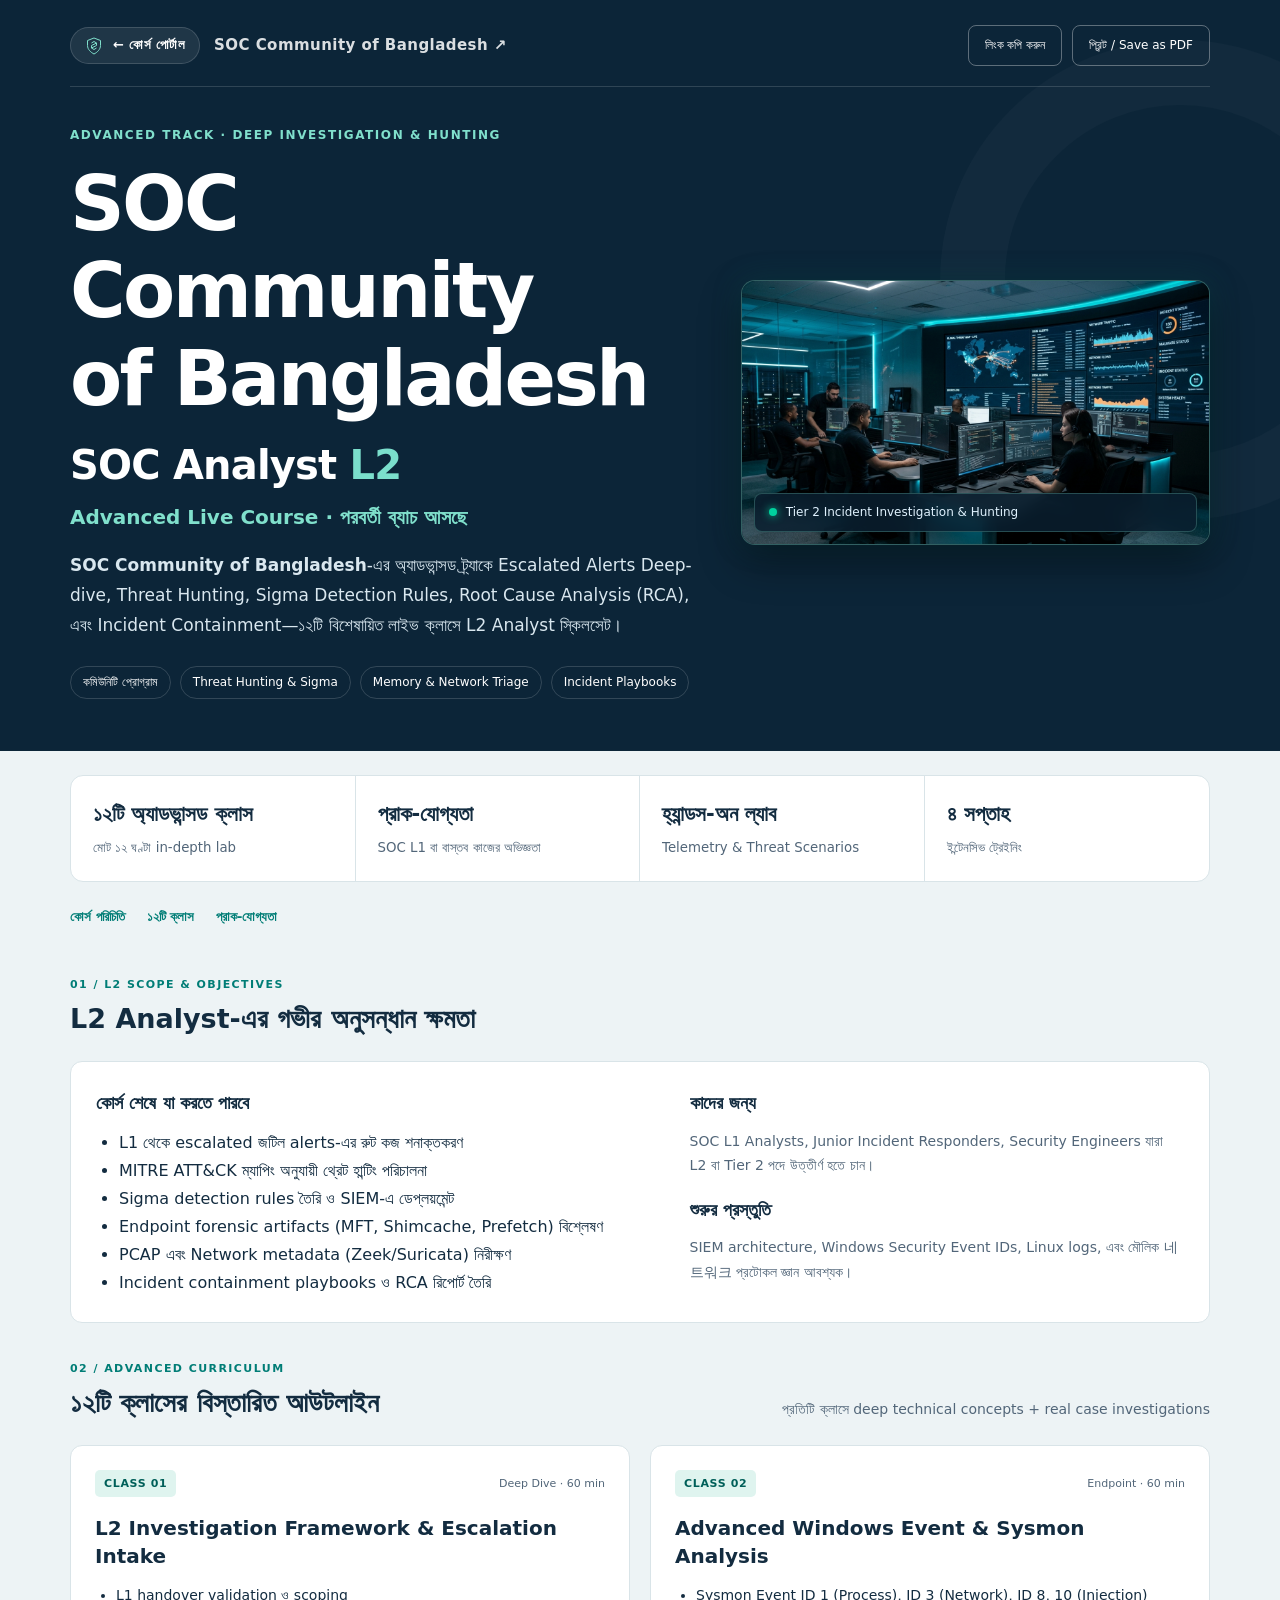
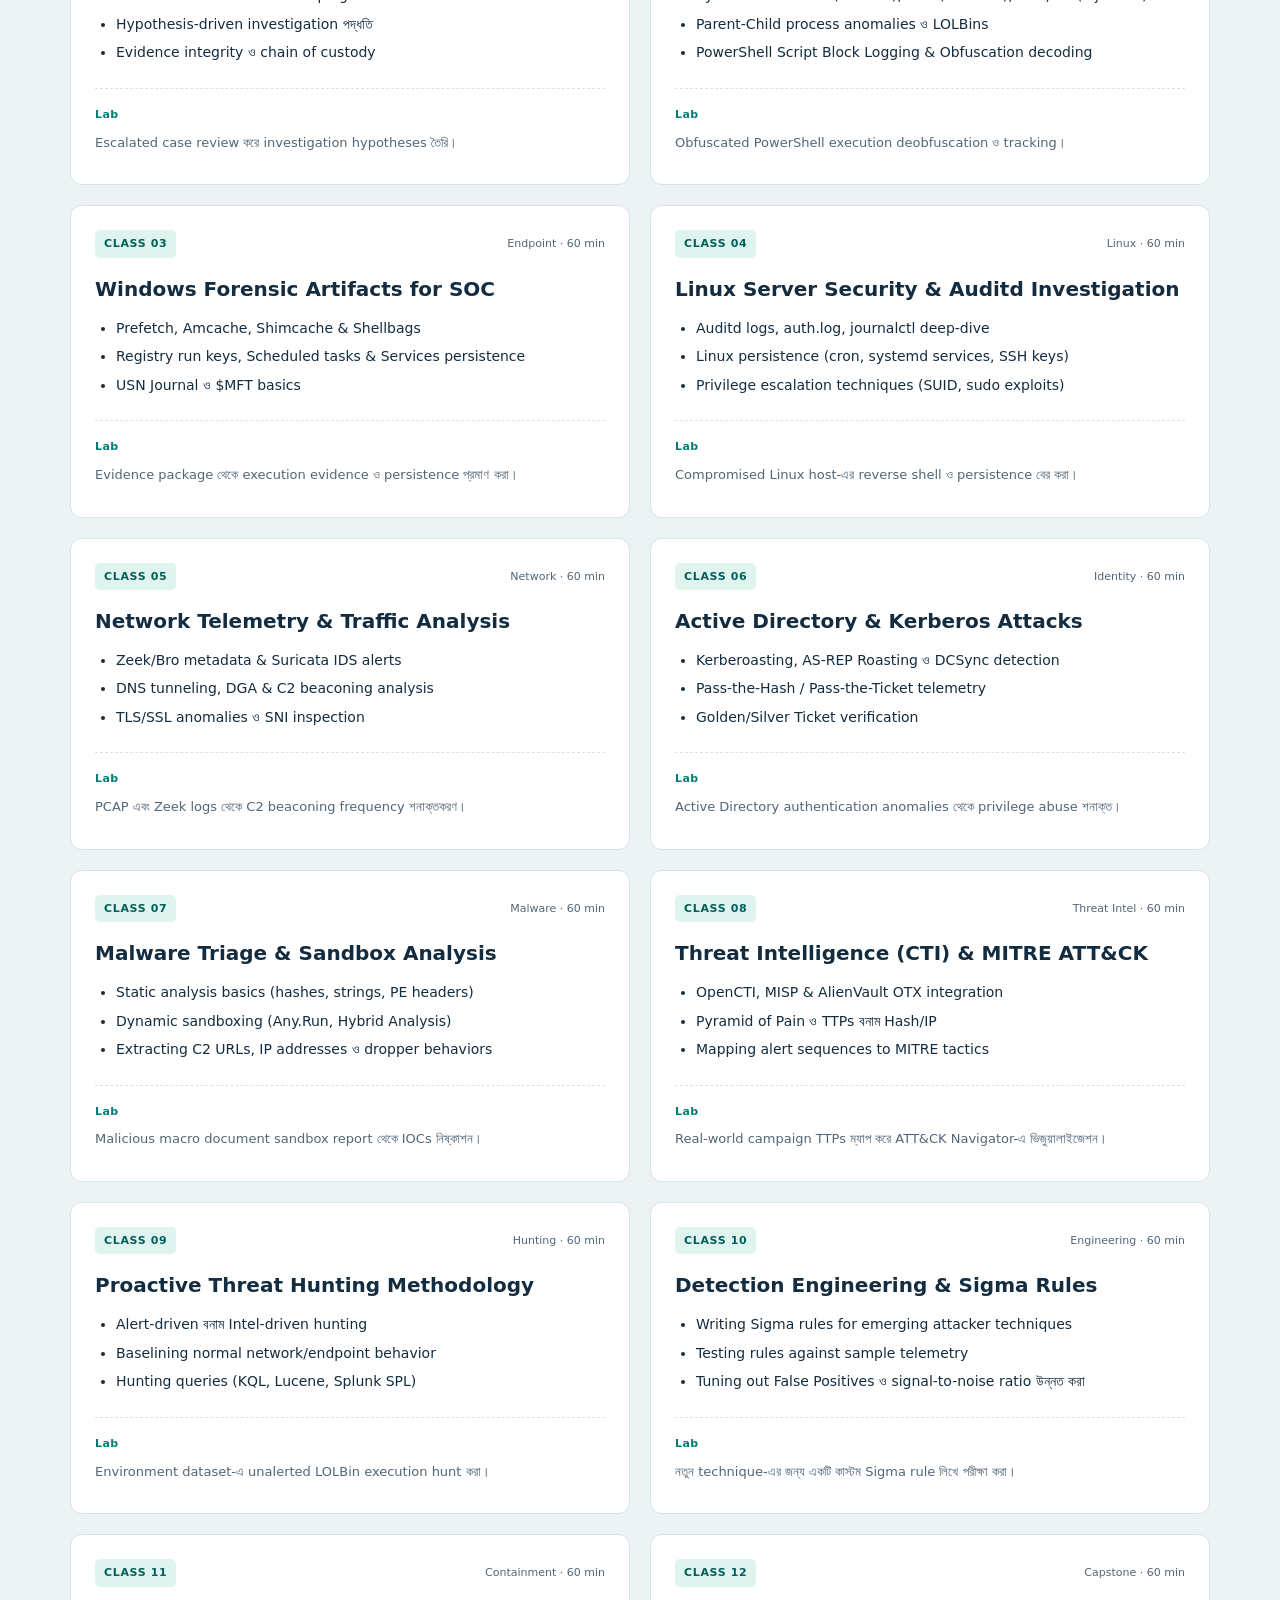
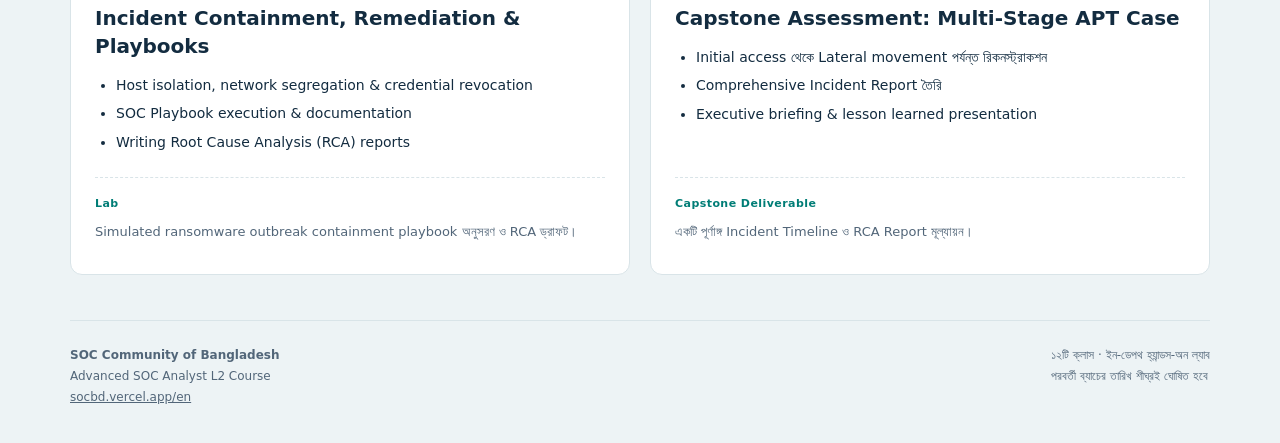
<file: l2/index.html>
<!DOCTYPE html>
<html lang="bn"><head><meta charset="UTF-8"><meta name="viewport" content="width=device-width, initial-scale=1"><meta name="description" content="SOC Community of Bangladesh-এর অ্যাডভান্সড SOC Analyst L2 Live Course — Advanced Alert Investigation, Threat Hunting, Root Cause Analysis ও Incident Response।"><title>SOC Community of Bangladesh | Advanced SOC Analyst L2 Live Course</title>
<style>
:root{--ink:#132c40;--muted:#526679;--teal:#007d76;--line:#d9e4e8;--paper:#fff;--bg:#edf3f5}*{box-sizing:border-box}html{scroll-behavior:smooth}body{margin:0;background:var(--bg);color:var(--ink);font-family:"Noto Sans Bengali","Nirmala UI","Vrinda",system-ui,sans-serif;line-height:1.75}a{color:inherit}header{background:#0c2538;color:#fff;padding:25px max(24px,calc((100vw - 1140px)/2)) 52px;position:relative;overflow:hidden}header:after{content:"";position:absolute;width:350px;height:350px;border:65px solid #ffffff06;border-radius:50%;right:-140px;top:40px;pointer-events:none}.top{display:flex;justify-content:space-between;align-items:center;gap:20px;border-bottom:1px solid #ffffff25;padding-bottom:20px;margin-bottom:38px}.brand{font-weight:750;letter-spacing:.09em;font-size:12px}.top button{border:1px solid #ffffff55;background:transparent;color:white;padding:9px 16px;border-radius:8px;cursor:pointer;font:inherit;font-size:12px}.eyebrow{font-size:12px;letter-spacing:.13em;color:#80e0cc;font-weight:750}h1{font-size:clamp(37px,6vw,66px);line-height:1.15;margin:14px 0 13px;letter-spacing:-.04em}h1 span{color:#7bdfcc}.intro{max-width:760px;font-size:17px;color:#d9e7ef;margin:0}.hero-tags{display:flex;flex-wrap:wrap;gap:9px;margin-top:26px}.hero-tags span{padding:5px 12px;border:1px solid #ffffff28;border-radius:30px;font-size:12px}.wrap{max-width:1188px;padding:0 24px;margin:auto}.stats{display:grid;grid-template-columns:repeat(4,1fr);background:white;border:1px solid var(--line);border-radius:13px;overflow:hidden;margin-top:24px}.stat{padding:20px 22px;border-right:1px solid var(--line)}.stat:last-child{border:0}.stat strong{display:block;font-size:21px}.stat small{color:var(--muted)}nav{display:flex;gap:22px;flex-wrap:wrap;padding:24px 0 10px;font-size:13px;color:var(--teal);font-weight:650}nav a{text-decoration:none}nav a:hover{text-decoration:underline}section{margin-top:36px;scroll-margin-top:20px}.section-head{display:flex;justify-content:space-between;align-items:end;gap:20px;margin-bottom:18px}.kicker{font-size:11px;color:var(--teal);font-weight:800;letter-spacing:.13em}h2{font-size:27px;line-height:1.45;margin:5px 0}section p{margin:6px 0}.muted{color:var(--muted);font-size:14px}.panel{border:1px solid var(--line);border-radius:12px;padding:25px;background:white}.outcomes{display:grid;grid-template-columns:1.15fr 1fr;gap:25px}.outcomes h3{margin:0 0 10px;font-size:18px}.outcomes ul{margin:0;padding-left:23px}.callout{background:#edf8f5;border-left:4px solid var(--teal);padding:17px 20px;border-radius:0 8px 8px 0;margin-top:18px;font-size:14px}.grid{display:grid;grid-template-columns:repeat(2,minmax(0,1fr));gap:20px}.class-card{background:white;border:1px solid var(--line);border-radius:12px;padding:24px;display:flex;flex-direction:column;break-inside:avoid}.card-meta{display:flex;align-items:center;justify-content:space-between;gap:10px;font-size:11px;color:var(--muted)}.class-no{background:#dff4ef;color:#005f59;font-weight:800;padding:4px 9px;border-radius:5px;letter-spacing:.06em}.class-card h3{font-size:20px;line-height:1.4;margin:17px 0 9px}.class-card ul{margin:0 0 19px;padding-left:21px;font-size:14px}.class-card li{margin:4px 0}.practice{margin-top:auto;padding-top:14px;border-top:1px dashed var(--line);font-size:13px}.practice b{font-size:11px;color:var(--teal);letter-spacing:.04em}.practice p{color:var(--muted)}.community-title{display:block;position:relative;z-index:1;font-size:clamp(38px,6.4vw,76px);font-weight:850;line-height:1.15;letter-spacing:-.035em;text-decoration:none;color:#fff;margin:18px 0 26px;max-width:1000px;text-wrap:balance}h1.course-title{font-size:clamp(26px,3.4vw,40px);letter-spacing:-.02em;margin:0 0 12px}.top .brand{font-size:15px}.hero-grid-layout{display:grid;grid-template-columns:1.15fr 0.85fr;gap:36px;align-items:center;position:relative;z-index:1}.hero-main-col .community-title{margin:14px 0 20px}.hero-image-col{display:flex;justify-content:center}.soc-image-card{position:relative;border-radius:14px;overflow:hidden;border:1px solid rgba(128,224,204,0.35);box-shadow:0 16px 40px rgba(0,0,0,0.45),0 0 30px rgba(0,125,118,0.22);background:#081b29;width:100%}.soc-hero-pic{width:100%;height:auto;aspect-ratio:16/9;object-fit:cover;display:block;transition:transform .35s ease}.soc-image-card:hover .soc-hero-pic{transform:scale(1.025)}.soc-image-overlay{position:absolute;bottom:12px;left:12px;right:12px;background:rgba(10,30,46,0.88);backdrop-filter:blur(8px);-webkit-backdrop-filter:blur(8px);border:1px solid rgba(128,224,204,0.25);padding:8px 14px;border-radius:8px;font-size:12px;color:#e0f2fe;display:flex;align-items:center;gap:9px;box-shadow:0 4px 12px rgba(0,0,0,0.25)}.live-dot{width:8px;height:8px;border-radius:50%;background:#00d29e;box-shadow:0 0 8px #00d29e;animation:pulse-dot 2s infinite ease-in-out;flex-shrink:0}@keyframes pulse-dot{0%{transform:scale(0.95);opacity:0.6}50%{transform:scale(1.2);opacity:1}100%{transform:scale(0.95);opacity:0.6}}@media(max-width:960px){.hero-grid-layout{grid-template-columns:1fr;gap:28px}.soc-image-card{max-width:600px;margin:10px auto 0}}@media(max-width:720px){header{padding:22px 22px 35px}.top{margin-bottom:28px}.wrap{padding:0 18px}.stats{grid-template-columns:1fr 1fr}.stat:nth-child(2){border-right:0}.stat:nth-child(-n+2){border-bottom:1px solid var(--line)}.grid,.outcomes{grid-template-columns:1fr}.section-head{display:block}.class-card{padding:20px}h2{font-size:23px}.panel{padding:19px}.community-title{font-size:clamp(34px,8vw,48px);margin:18px 0 24px}.top .brand{font-size:12px}.top{align-items:flex-start}.top button{flex-shrink:0}}@media print{@page{size:A4;margin:13mm}body{background:white;font-size:10pt;color:#142b3c}header{padding:20px;background:#0c2538!important;print-color-adjust:exact;-webkit-print-color-adjust:exact}header:after,nav,.top button{display:none}.top{margin-bottom:15px;padding-bottom:10px}h1{font-size:34px}.intro{font-size:12px}.wrap{padding:0}.stats{margin-top:14px}.stat{padding:10px}.stat strong{font-size:16px}section{margin-top:22px}h2{font-size:20px}.grid{gap:12px}.class-card{padding:15px}.class-card h3{font-size:15px}.class-card ul{font-size:10px;margin-bottom:9px}.practice{font-size:10px}.panel{padding:16px}.community-title{font-size:42px;margin:12px 0 18px}h1.course-title{font-size:25px}.top .brand{font-size:11px}.hero-grid-layout{display:block}.hero-image-col{display:none}}
footer{margin-top:45px;border-top:1px solid var(--line);padding:24px 0 35px;font-size:12px;color:var(--muted);display:flex;justify-content:space-between;gap:20px}
</style></head><body>
<header><div class="top"><div style="display:flex;align-items:center;gap:14px;flex-wrap:wrap"><a class="brand" href="../index.html" style="text-decoration:none;letter-spacing:.03em;display:flex;align-items:center;gap:10px;background:rgba(255,255,255,0.08);padding:6px 14px;border-radius:20px;border:1px solid rgba(255,255,255,0.15);font-size:13px"><svg viewBox="0 0 32 36" fill="none" style="width:18px;height:18px;color:#80e0cc;flex-shrink:0"><path d="M16 2 29 7v10c0 8-7 14-13 17C10 31 3 25 3 17V7L16 2Z" stroke="currentColor" stroke-width="2"></path><path d="m11 12 5-3 5 3v5l-10 5v-5l10-5M11 22l5 3 5-3" stroke="currentColor" stroke-width="2" stroke-linejoin="round"></path></svg><span>← কোর্স পোর্টাল</span></a><a class="brand" href="https://socbd.vercel.app/en" target="_blank" rel="noopener noreferrer" style="text-decoration:none;letter-spacing:.03em;opacity:0.85">SOC Community of Bangladesh ↗</a></div><div style="display:flex;gap:10px"><button type="button" onclick="navigator.clipboard.writeText(window.location.href);alert('কোর্স আউটলাইন লিংক কপি করা হয়েছে!');">লিংক কপি করুন</button><button type="button" onclick="window.print()">প্রিন্ট / Save as PDF</button></div></div><div class="hero-grid-layout"><div class="hero-main-col"><div class="eyebrow">ADVANCED TRACK · DEEP INVESTIGATION & HUNTING</div><a class="community-title" href="https://socbd.vercel.app/en" target="_blank" rel="noopener noreferrer">SOC Community<br>of Bangladesh</a><h1 class="course-title">SOC Analyst <span>L2</span></h1><p style="color:#80e0cc;font-size:20px;font-weight:700;margin:0 0 16px">Advanced Live Course · পরবর্তী ব্যাচ আসছে</p><p class="intro"><b>SOC Community of Bangladesh</b>-এর অ্যাডভান্সড ট্র্যাকে Escalated Alerts Deep-dive, Threat Hunting, Sigma Detection Rules, Root Cause Analysis (RCA), এবং Incident Containment—১২টি বিশেষায়িত লাইভ ক্লাসে L2 Analyst স্কিলসেট।</p><div class="hero-tags"><span>কমিউনিটি প্রোগ্রাম</span><span>Threat Hunting & Sigma</span><span>Memory & Network Triage</span><span>Incident Playbooks</span></div></div><div class="hero-image-col"><div class="soc-image-card"><img src="../assets/images/soc_operations_center.jpg" onerror="this.onerror=null;this.src='../../assets/images/soc_operations_center.jpg';" alt="Security Operations Center L2 Command Center" class="soc-hero-pic"><div class="soc-image-overlay"><span class="live-dot" aria-hidden="true"></span><span>Tier 2 Incident Investigation &amp; Hunting</span></div></div></div></div></header>
<main class="wrap"><div class="stats"><div class="stat"><strong>১২টি অ্যাডভান্সড ক্লাস</strong><small>মোট ১২ ঘণ্টা in-depth lab</small></div><div class="stat"><strong>প্রাক-যোগ্যতা</strong><small>SOC L1 বা বাস্তব কাজের অভিজ্ঞতা</small></div><div class="stat"><strong>হ্যান্ডস-অন ল্যাব</strong><small>Telemetry &amp; Threat Scenarios</small></div><div class="stat"><strong>৪ সপ্তাহ</strong><small>ইন্টেনসিভ ট্রেইনিং</small></div></div>
<nav aria-label="Course sections"><a href="#overview">কোর্স পরিচিতি</a><a href="#curriculum">১২টি ক্লাস</a><a href="#prerequisites">প্রাক-যোগ্যতা</a></nav>
<section id="overview"><div class="section-head"><div><div class="kicker">01 / L2 SCOPE &amp; OBJECTIVES</div><h2>L2 Analyst-এর গভীর অনুসন্ধান ক্ষমতা</h2></div></div><div class="panel outcomes"><div><h3>কোর্স শেষে যা করতে পারবে</h3><ul><li>L1 থেকে escalated জটিল alerts-এর রুট কজ শনাক্তকরণ</li><li>MITRE ATT&amp;CK ম্যাপিং অনুযায়ী থ্রেট হান্টিং পরিচালনা</li><li>Sigma detection rules তৈরি ও SIEM-এ ডেপ্লয়মেন্ট</li><li>Endpoint forensic artifacts (MFT, Shimcache, Prefetch) বিশ্লেষণ</li><li>PCAP এবং Network metadata (Zeek/Suricata) নিরীক্ষণ</li><li>Incident containment playbooks ও RCA রিপোর্ট তৈরি</li></ul></div><div><h3>কাদের জন্য</h3><p class="muted">SOC L1 Analysts, Junior Incident Responders, Security Engineers যারা L2 বা Tier 2 পদে উত্তীর্ণ হতে চান।</p><h3 style="margin-top:16px">শুরুর প্রস্তুতি</h3><p class="muted">SIEM architecture, Windows Security Event IDs, Linux logs, এবং মৌলিক 네트워크 প্রটোকল জ্ঞান আবশ্যক।</p></div></div></section>
<section id="curriculum"><div class="section-head"><div><div class="kicker">02 / ADVANCED CURRICULUM</div><h2>১২টি ক্লাসের বিস্তারিত আউটলাইন</h2></div><p class="muted">প্রতিটি ক্লাসে deep technical concepts + real case investigations</p></div><div class="grid">
<article class="class-card"><div class="card-meta"><span class="class-no">CLASS 01</span><span>Deep Dive · 60 min</span></div><h3>L2 Investigation Framework &amp; Escalation Intake</h3><ul><li>L1 handover validation ও scoping</li><li>Hypothesis-driven investigation পদ্ধতি</li><li>Evidence integrity ও chain of custody</li></ul><div class="practice"><b>Lab</b><p>Escalated case review করে investigation hypotheses তৈরি।</p></div></article>
<article class="class-card"><div class="card-meta"><span class="class-no">CLASS 02</span><span>Endpoint · 60 min</span></div><h3>Advanced Windows Event &amp; Sysmon Analysis</h3><ul><li>Sysmon Event ID 1 (Process), ID 3 (Network), ID 8, 10 (Injection)</li><li>Parent-Child process anomalies ও LOLBins</li><li>PowerShell Script Block Logging &amp; Obfuscation decoding</li></ul><div class="practice"><b>Lab</b><p>Obfuscated PowerShell execution deobfuscation ও tracking।</p></div></article>
<article class="class-card"><div class="card-meta"><span class="class-no">CLASS 03</span><span>Endpoint · 60 min</span></div><h3>Windows Forensic Artifacts for SOC</h3><ul><li>Prefetch, Amcache, Shimcache &amp; Shellbags</li><li>Registry run keys, Scheduled tasks &amp; Services persistence</li><li>USN Journal ও $MFT basics</li></ul><div class="practice"><b>Lab</b><p>Evidence package থেকে execution evidence ও persistence প্রমাণ করা।</p></div></article>
<article class="class-card"><div class="card-meta"><span class="class-no">CLASS 04</span><span>Linux · 60 min</span></div><h3>Linux Server Security &amp; Auditd Investigation</h3><ul><li>Auditd logs, auth.log, journalctl deep-dive</li><li>Linux persistence (cron, systemd services, SSH keys)</li><li>Privilege escalation techniques (SUID, sudo exploits)</li></ul><div class="practice"><b>Lab</b><p>Compromised Linux host-এর reverse shell ও persistence বের করা।</p></div></article>
<article class="class-card"><div class="card-meta"><span class="class-no">CLASS 05</span><span>Network · 60 min</span></div><h3>Network Telemetry &amp; Traffic Analysis</h3><ul><li>Zeek/Bro metadata &amp; Suricata IDS alerts</li><li>DNS tunneling, DGA &amp; C2 beaconing analysis</li><li>TLS/SSL anomalies ও SNI inspection</li></ul><div class="practice"><b>Lab</b><p>PCAP এবং Zeek logs থেকে C2 beaconing frequency শনাক্তকরণ।</p></div></article>
<article class="class-card"><div class="card-meta"><span class="class-no">CLASS 06</span><span>Identity · 60 min</span></div><h3>Active Directory &amp; Kerberos Attacks</h3><ul><li>Kerberoasting, AS-REP Roasting ও DCSync detection</li><li>Pass-the-Hash / Pass-the-Ticket telemetry</li><li>Golden/Silver Ticket verification</li></ul><div class="practice"><b>Lab</b><p>Active Directory authentication anomalies থেকে privilege abuse শনাক্ত।</p></div></article>
<article class="class-card"><div class="card-meta"><span class="class-no">CLASS 07</span><span>Malware · 60 min</span></div><h3>Malware Triage &amp; Sandbox Analysis</h3><ul><li>Static analysis basics (hashes, strings, PE headers)</li><li>Dynamic sandboxing (Any.Run, Hybrid Analysis)</li><li>Extracting C2 URLs, IP addresses ও dropper behaviors</li></ul><div class="practice"><b>Lab</b><p>Malicious macro document sandbox report থেকে IOCs নিষ্কাশন।</p></div></article>
<article class="class-card"><div class="card-meta"><span class="class-no">CLASS 08</span><span>Threat Intel · 60 min</span></div><h3>Threat Intelligence (CTI) &amp; MITRE ATT&amp;CK</h3><ul><li>OpenCTI, MISP &amp; AlienVault OTX integration</li><li>Pyramid of Pain ও TTPs বনাম Hash/IP</li><li>Mapping alert sequences to MITRE tactics</li></ul><div class="practice"><b>Lab</b><p>Real-world campaign TTPs ম্যাপ করে ATT&amp;CK Navigator-এ ভিজুয়ালাইজেশন।</p></div></article>
<article class="class-card"><div class="card-meta"><span class="class-no">CLASS 09</span><span>Hunting · 60 min</span></div><h3>Proactive Threat Hunting Methodology</h3><ul><li>Alert-driven বনাম Intel-driven hunting</li><li>Baselining normal network/endpoint behavior</li><li>Hunting queries (KQL, Lucene, Splunk SPL)</li></ul><div class="practice"><b>Lab</b><p>Environment dataset-এ unalerted LOLBin execution hunt করা।</p></div></article>
<article class="class-card"><div class="card-meta"><span class="class-no">CLASS 10</span><span>Engineering · 60 min</span></div><h3>Detection Engineering &amp; Sigma Rules</h3><ul><li>Writing Sigma rules for emerging attacker techniques</li><li>Testing rules against sample telemetry</li><li>Tuning out False Positives ও signal-to-noise ratio উন্নত করা</li></ul><div class="practice"><b>Lab</b><p>নতুন technique-এর জন্য একটি কাস্টম Sigma rule লিখে পরীক্ষা করা।</p></div></article>
<article class="class-card"><div class="card-meta"><span class="class-no">CLASS 11</span><span>Containment · 60 min</span></div><h3>Incident Containment, Remediation &amp; Playbooks</h3><ul><li>Host isolation, network segregation &amp; credential revocation</li><li>SOC Playbook execution &amp; documentation</li><li>Writing Root Cause Analysis (RCA) reports</li></ul><div class="practice"><b>Lab</b><p>Simulated ransomware outbreak containment playbook অনুসরণ ও RCA ড্রাফট।</p></div></article>
<article class="class-card"><div class="card-meta"><span class="class-no">CLASS 12</span><span>Capstone · 60 min</span></div><h3>Capstone Assessment: Multi-Stage APT Case</h3><ul><li>Initial access থেকে Lateral movement পর্যন্ত রিকনস্ট্রাকশন</li><li>Comprehensive Incident Report তৈরি</li><li>Executive briefing &amp; lesson learned presentation</li></ul><div class="practice"><b>Capstone Deliverable</b><p>একটি পূর্ণাঙ্গ Incident Timeline ও RCA Report মূল্যায়ন।</p></div></article>
</div></section>
<footer><span><b>SOC Community of Bangladesh</b><br>Advanced SOC Analyst L2 Course<br><a href="https://socbd.vercel.app/en" target="_blank" rel="noopener noreferrer">socbd.vercel.app/en</a></span><span>১২টি ক্লাস · ইন-ডেপথ হ্যান্ডস-অন ল্যাব<br>পরবর্তী ব্যাচের তারিখ শীঘ্রই ঘোষিত হবে</span></footer></main></body></html>
</file>
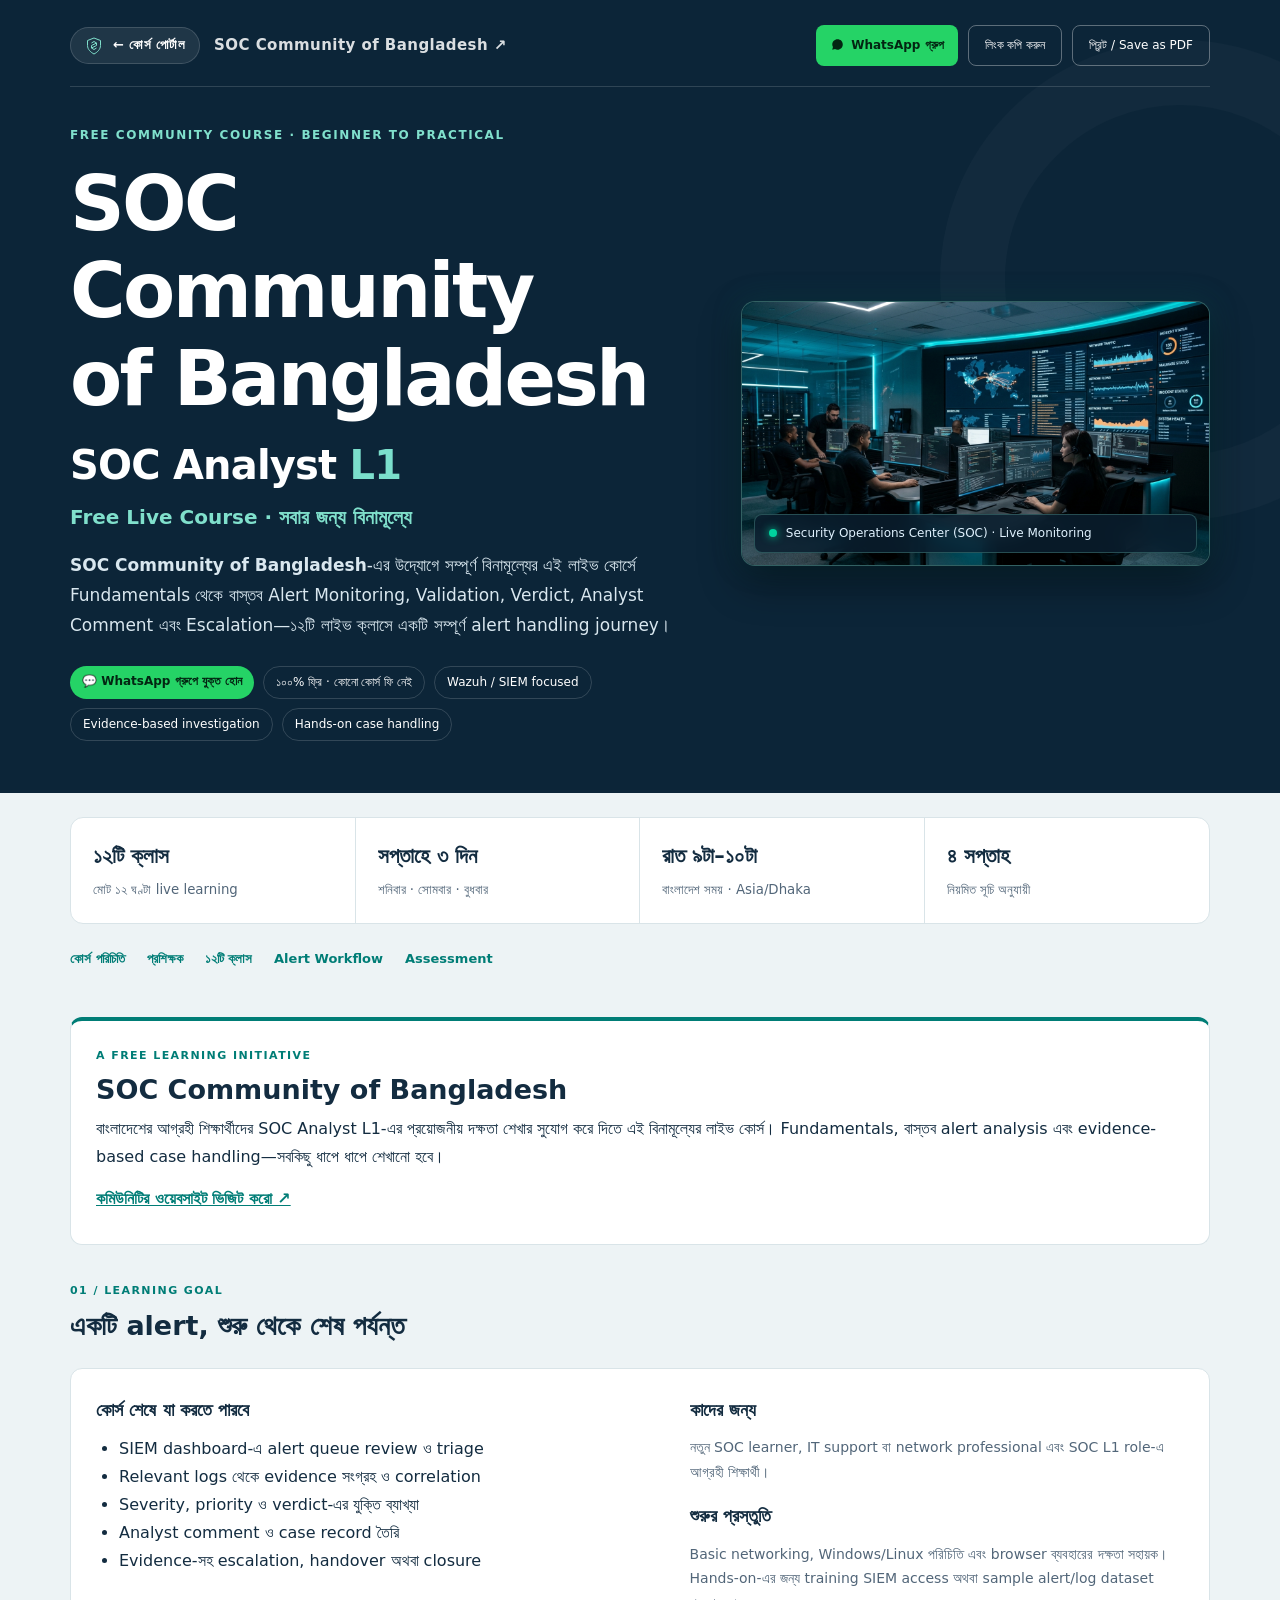
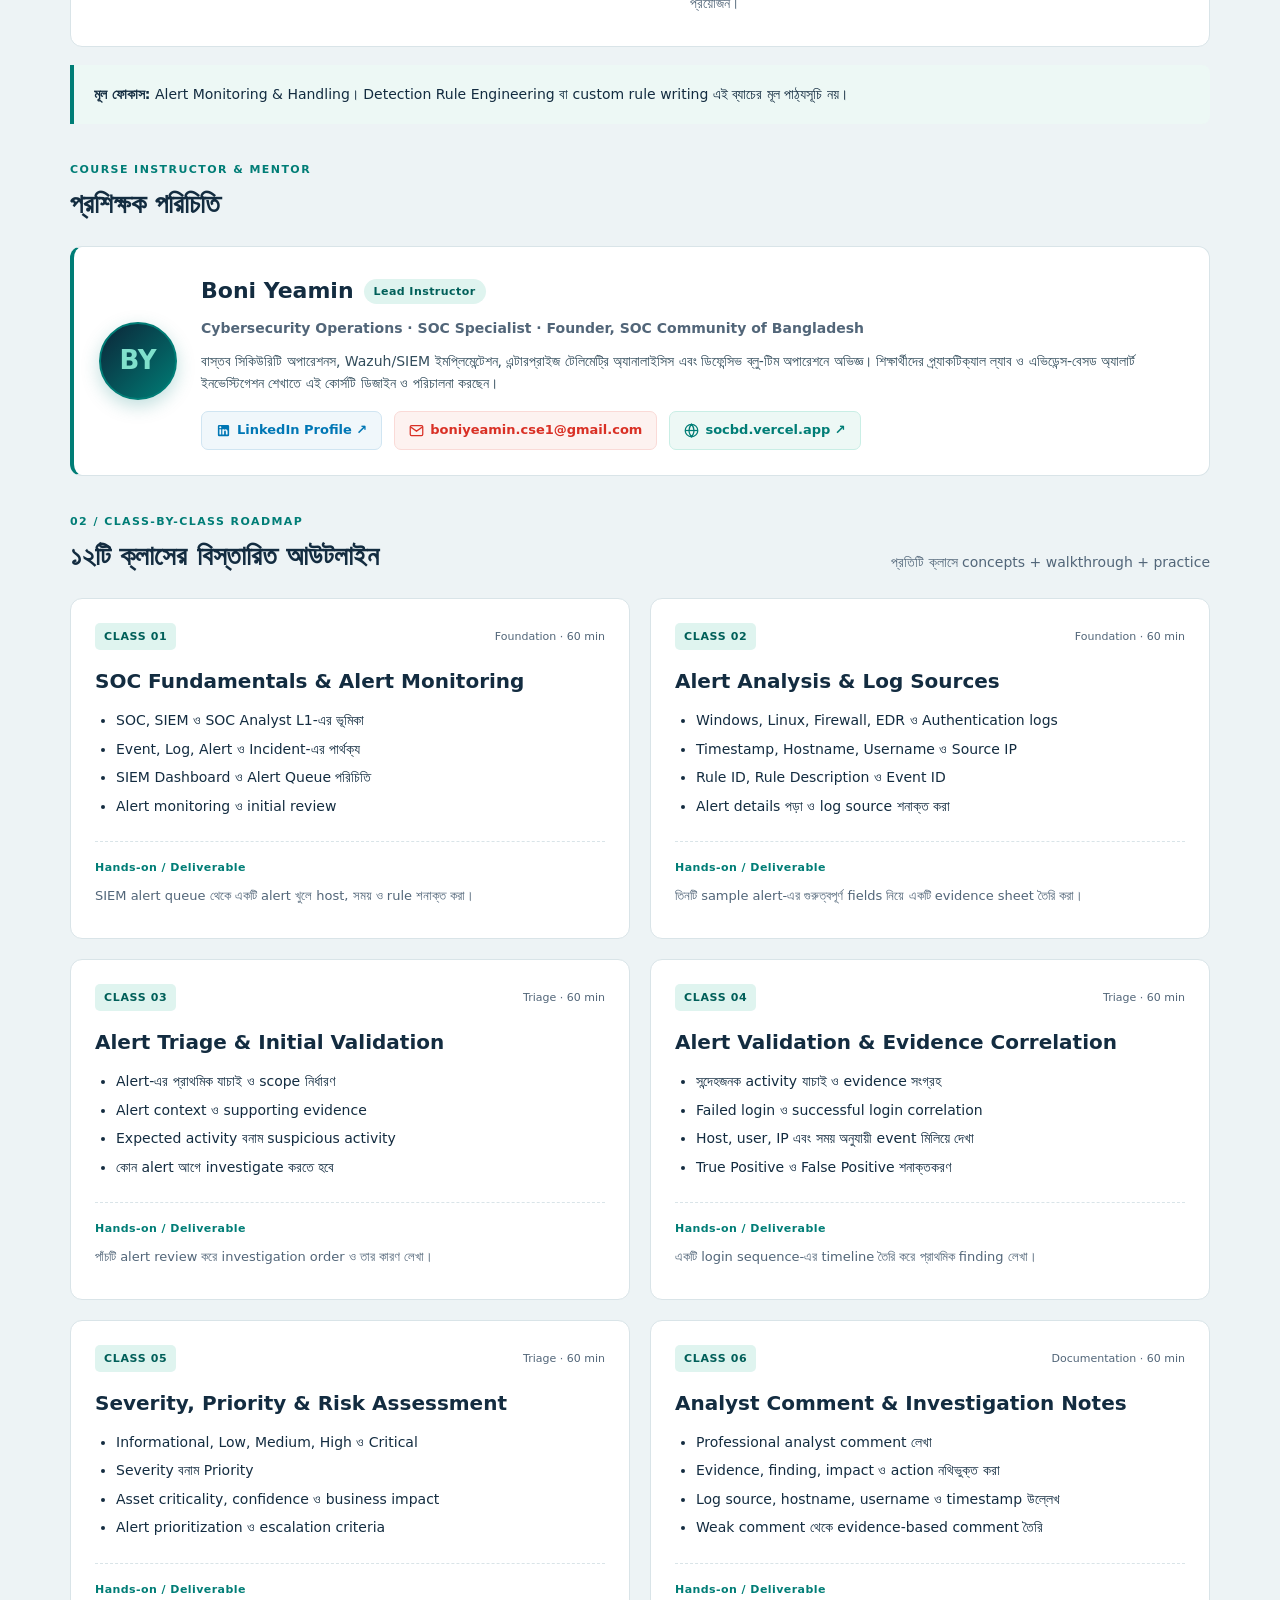
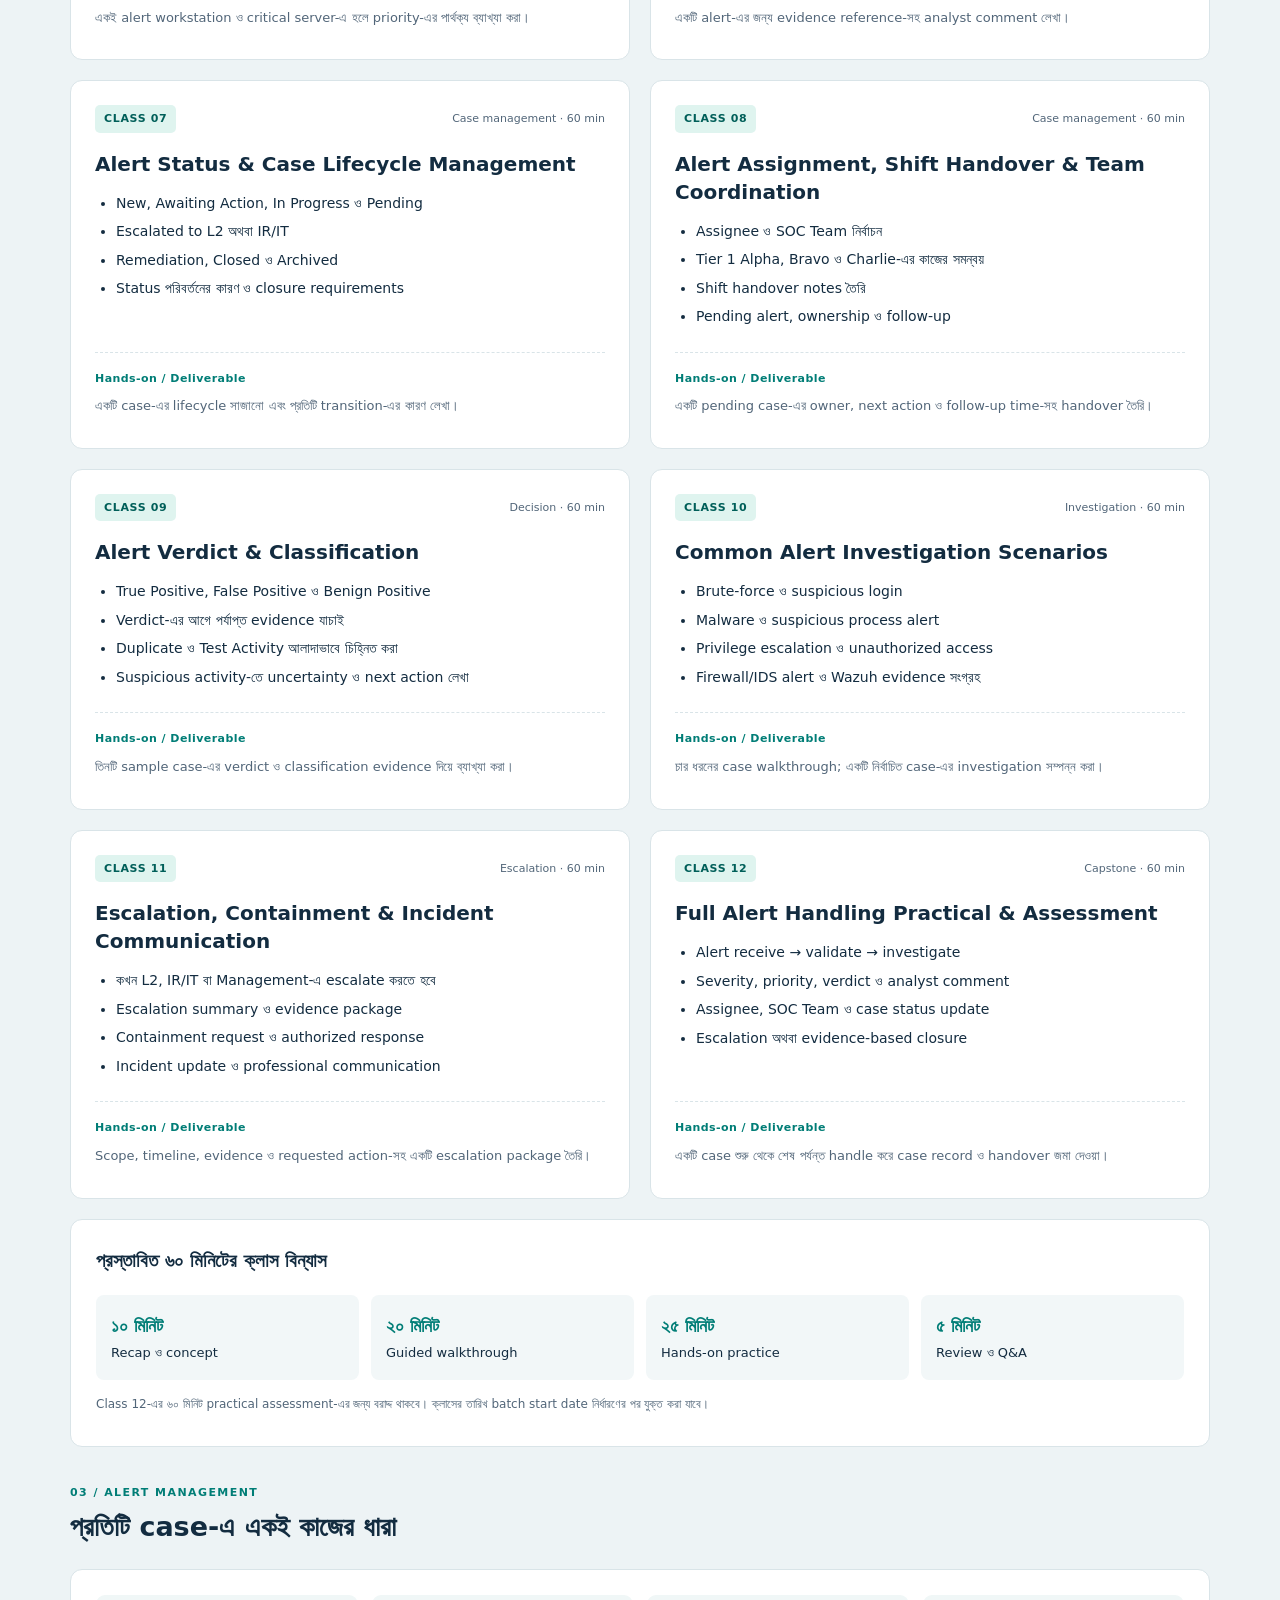
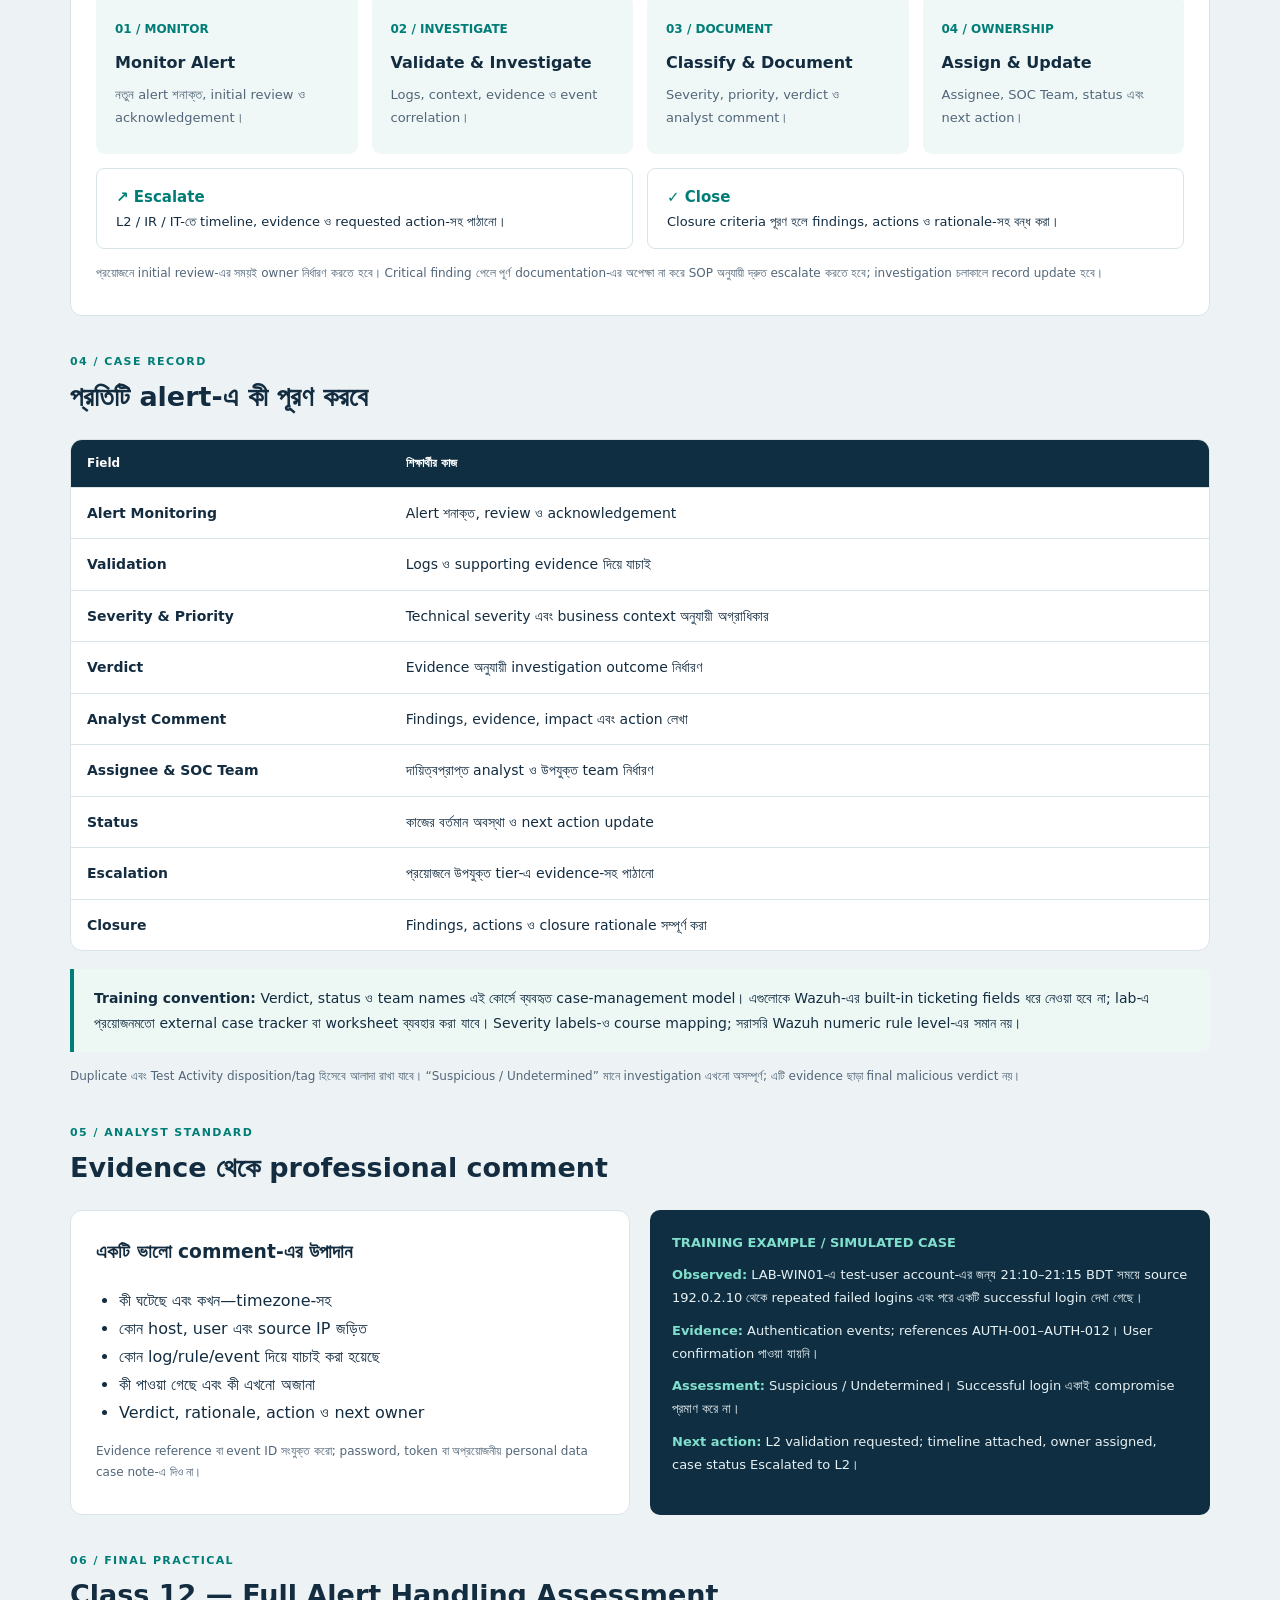
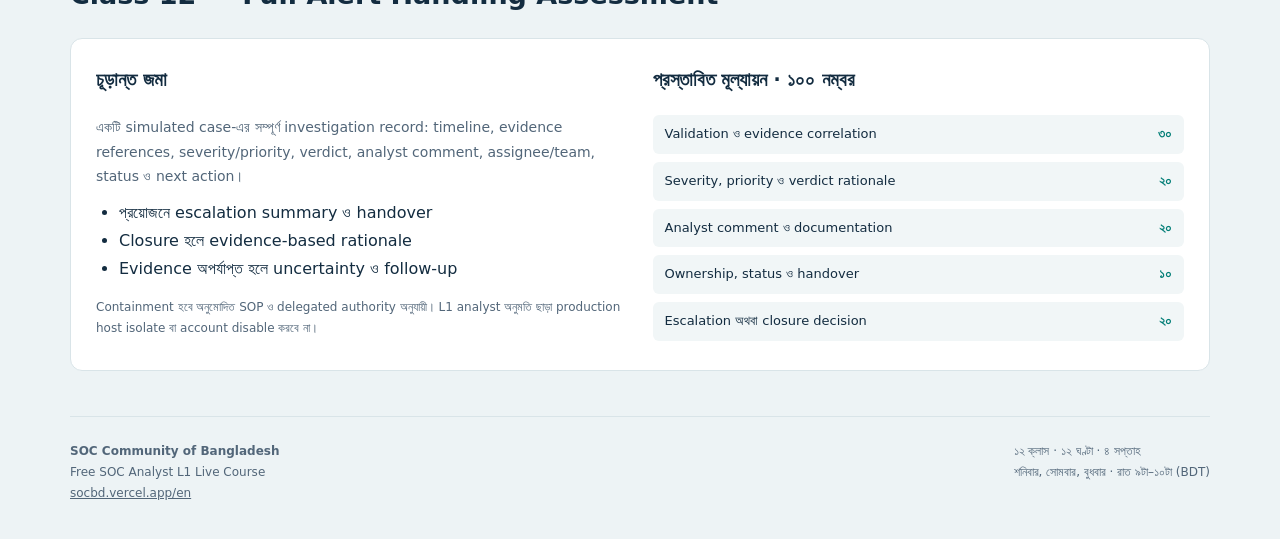
<file: docs/l1/index.html>
<!DOCTYPE html>
<html lang="bn"><head><meta charset="UTF-8"><meta name="viewport" content="width=device-width, initial-scale=1"><meta name="description" content="SOC Community of Bangladesh-এর সম্পূর্ণ ফ্রি SOC Analyst L1 Live Course — ১২টি ক্লাসে Wazuh/SIEM alert monitoring, validation, verdict, documentation ও escalation।"><title>SOC Community of Bangladesh | Free SOC Analyst L1 Live Course</title>
<style>
:root{--ink:#132c40;--muted:#526679;--teal:#007d76;--line:#d9e4e8;--paper:#fff;--bg:#edf3f5}*{box-sizing:border-box}html{scroll-behavior:smooth}body{margin:0;background:var(--bg);color:var(--ink);font-family:"Noto Sans Bengali","Nirmala UI","Vrinda",system-ui,sans-serif;line-height:1.75}a{color:inherit}header{background:#0c2538;color:#fff;padding:25px max(24px,calc((100vw - 1140px)/2)) 52px;position:relative;overflow:hidden}header:after{content:"";position:absolute;width:350px;height:350px;border:65px solid #ffffff06;border-radius:50%;right:-140px;top:40px;pointer-events:none}.top{display:flex;justify-content:space-between;align-items:center;gap:20px;border-bottom:1px solid #ffffff25;padding-bottom:20px;margin-bottom:38px}.brand{font-weight:750;letter-spacing:.09em;font-size:12px}.top button{border:1px solid #ffffff55;background:transparent;color:white;padding:9px 16px;border-radius:8px;cursor:pointer;font:inherit;font-size:12px}.eyebrow{font-size:12px;letter-spacing:.13em;color:#80e0cc;font-weight:750}h1{font-size:clamp(37px,6vw,66px);line-height:1.15;margin:14px 0 13px;letter-spacing:-.04em}h1 span{color:#7bdfcc}.intro{max-width:760px;font-size:17px;color:#d9e7ef;margin:0}.hero-tags{display:flex;flex-wrap:wrap;gap:9px;margin-top:26px}.hero-tags span{padding:5px 12px;border:1px solid #ffffff28;border-radius:30px;font-size:12px}.wrap{max-width:1188px;padding:0 24px;margin:auto}.stats{display:grid;grid-template-columns:repeat(4,1fr);background:white;border:1px solid var(--line);border-radius:13px;overflow:hidden;margin-top:24px}.stat{padding:20px 22px;border-right:1px solid var(--line)}.stat:last-child{border:0}.stat strong{display:block;font-size:21px}.stat small{color:var(--muted)}nav{display:flex;gap:22px;flex-wrap:wrap;padding:24px 0 10px;font-size:13px;color:var(--teal);font-weight:650}nav a{text-decoration:none}nav a:hover{text-decoration:underline}section{margin-top:36px;scroll-margin-top:20px}.section-head{display:flex;justify-content:space-between;align-items:end;gap:20px;margin-bottom:18px}.kicker{font-size:11px;color:var(--teal);font-weight:800;letter-spacing:.13em}h2{font-size:27px;line-height:1.45;margin:5px 0}section p{margin:6px 0}.muted{color:var(--muted);font-size:14px}.panel{border:1px solid var(--line);border-radius:12px;padding:25px;background:white}.outcomes{display:grid;grid-template-columns:1.15fr 1fr;gap:25px}.outcomes h3{margin:0 0 10px;font-size:18px}.outcomes ul{margin:0;padding-left:23px}.callout{background:#edf8f5;border-left:4px solid var(--teal);padding:17px 20px;border-radius:0 8px 8px 0;margin-top:18px;font-size:14px}.grid{display:grid;grid-template-columns:repeat(2,minmax(0,1fr));gap:20px}.class-card{background:white;border:1px solid var(--line);border-radius:12px;padding:24px;display:flex;flex-direction:column;break-inside:avoid}.card-meta{display:flex;align-items:center;justify-content:space-between;gap:10px;font-size:11px;color:var(--muted)}.class-no{background:#dff4ef;color:#005f59;font-weight:800;padding:4px 9px;border-radius:5px;letter-spacing:.06em}.class-card h3{font-size:20px;line-height:1.4;margin:17px 0 9px}.class-card ul{margin:0 0 19px;padding-left:21px;font-size:14px}.class-card li{margin:4px 0}.practice{margin-top:auto;padding-top:14px;border-top:1px dashed var(--line);font-size:13px}.practice b{font-size:11px;color:var(--teal);letter-spacing:.04em}.practice p{color:var(--muted)}.timing{display:grid;grid-template-columns:repeat(4,1fr);gap:12px;margin-top:18px}.timing div{padding:15px;background:#f2f7f8;border-radius:8px;font-size:13px}.timing strong{display:block;color:var(--teal);font-size:18px}.flow{display:grid;grid-template-columns:repeat(4,1fr);gap:14px}.step{background:#f0f7f7;padding:19px;border-radius:9px}.step em{font-style:normal;color:var(--teal);font-size:12px;font-weight:800}.step h3{font-size:16px;margin:7px 0}.step p{font-size:13px;color:var(--muted)}.branches{display:grid;grid-template-columns:1fr 1fr;gap:14px;margin-top:14px}.branch{padding:15px 19px;border:1px solid var(--line);border-radius:8px;font-size:13px}.branch b{display:block;color:var(--teal);font-size:15px}.table-scroll{overflow:auto}table{border-collapse:collapse;width:100%;font-size:14px}th,td{text-align:left;border-bottom:1px solid var(--line);padding:13px 16px;vertical-align:top}thead th{background:#102e41;color:white;font-size:12px}tbody th{width:28%;font-weight:650}tbody tr:last-child>*{border-bottom:0}.note{font-size:12px;color:var(--muted);margin-top:14px}.two-col{display:grid;grid-template-columns:1fr 1fr;gap:20px}.checklist{padding-left:23px;margin:10px 0}.sample{background:#102e41;color:#e6f1f4;border-radius:10px;padding:22px;font-size:13px}.sample b{color:#81dfcd}.sample p{margin:10px 0}.assessment{display:grid;grid-template-columns:1fr 1fr;gap:25px}.rubric{display:grid;gap:8px}.rubric div{display:flex;justify-content:space-between;background:#f1f6f7;padding:8px 12px;border-radius:6px;font-size:13px}.rubric strong{color:var(--teal)}footer{margin-top:45px;border-top:1px solid var(--line);padding:24px 0 35px;font-size:12px;color:var(--muted);display:flex;justify-content:space-between;gap:20px}button:focus-visible,a:focus-visible{outline:3px solid #31b7a2;outline-offset:4px}@media(max-width:720px){header{padding:22px 22px 35px}.top{margin-bottom:28px}.wrap{padding:0 18px}.stats{grid-template-columns:1fr 1fr}.stat:nth-child(2){border-right:0}.stat:nth-child(-n+2){border-bottom:1px solid var(--line)}.grid,.outcomes,.two-col,.assessment{grid-template-columns:1fr}.flow,.timing{grid-template-columns:1fr 1fr}.section-head{display:block}.class-card{padding:20px}h2{font-size:23px}.panel{padding:19px}.card-meta{font-size:10px}footer{display:block}}@media print{@page{size:A4;margin:13mm}body{background:white;font-size:10pt;color:#142b3c}header{padding:20px;background:#0c2538!important;print-color-adjust:exact;-webkit-print-color-adjust:exact}header:after,nav,.top button{display:none}.top{margin-bottom:15px;padding-bottom:10px}h1{font-size:34px}.intro{font-size:12px}.wrap{padding:0}.stats{margin-top:14px}.stat{padding:10px}.stat strong{font-size:16px}section{margin-top:22px}h2{font-size:20px}.grid{gap:12px}.class-card{padding:15px}.class-card h3{font-size:15px}.class-card ul{font-size:10px;margin-bottom:9px}.practice{font-size:10px}.card-meta{font-size:8px}.panel{padding:16px}.muted,.callout,table{font-size:10px}.practice b{font-size:9px}.section-head{break-after:avoid}.class-card,.step,.sample,.panel,table tr{break-inside:avoid}.timing div,.step p,.branch,.rubric div,.sample{font-size:10px}.note{font-size:9px}footer{margin-top:20px;padding-bottom:0}}

.community-title{display:block;position:relative;z-index:1;font-size:clamp(38px,6.4vw,76px);font-weight:850;line-height:1.15;letter-spacing:-.035em;text-decoration:none;color:#fff;margin:18px 0 26px;max-width:1000px;text-wrap:balance}
h1.course-title{font-size:clamp(26px,3.4vw,40px);letter-spacing:-.02em;margin:0 0 12px}
.top .brand{font-size:15px}
.hero-grid-layout{display:grid;grid-template-columns:1.15fr 0.85fr;gap:36px;align-items:center;position:relative;z-index:1}
.hero-main-col .community-title{margin:14px 0 20px}
.hero-image-col{display:flex;justify-content:center}
.soc-image-card{position:relative;border-radius:14px;overflow:hidden;border:1px solid rgba(128,224,204,0.35);box-shadow:0 16px 40px rgba(0,0,0,0.45),0 0 30px rgba(0,125,118,0.22);background:#081b29;width:100%}
.soc-hero-pic{width:100%;height:auto;aspect-ratio:16/9;object-fit:cover;display:block;transition:transform .35s ease}
.soc-image-card:hover .soc-hero-pic{transform:scale(1.025)}
.soc-image-overlay{position:absolute;bottom:12px;left:12px;right:12px;background:rgba(10,30,46,0.88);backdrop-filter:blur(8px);-webkit-backdrop-filter:blur(8px);border:1px solid rgba(128,224,204,0.25);padding:8px 14px;border-radius:8px;font-size:12px;color:#e0f2fe;display:flex;align-items:center;gap:9px;box-shadow:0 4px 12px rgba(0,0,0,0.25)}
.live-dot{width:8px;height:8px;border-radius:50%;background:#00d29e;box-shadow:0 0 8px #00d29e;animation:pulse-dot 2s infinite ease-in-out;flex-shrink:0}
@keyframes pulse-dot{0%{transform:scale(0.95);opacity:0.6}50%{transform:scale(1.2);opacity:1}100%{transform:scale(0.95);opacity:0.6}}
@media(max-width:960px){.hero-grid-layout{grid-template-columns:1fr;gap:28px}.soc-image-card{max-width:600px;margin:10px auto 0}}
@media(max-width:720px){.community-title{font-size:clamp(34px,8vw,48px);margin:18px 0 24px}.top .brand{font-size:12px}.top{align-items:flex-start}.top button{flex-shrink:0}}
@media print{.community-title{font-size:42px;margin:12px 0 18px}h1.course-title{font-size:25px}.top .brand{font-size:11px}.hero-grid-layout{display:block}.hero-image-col{display:none}}
</style></head><body>
<header><div class="top"><div style="display:flex;align-items:center;gap:14px;flex-wrap:wrap"><a class="brand" href="../../index.html" style="text-decoration:none;letter-spacing:.03em;display:flex;align-items:center;gap:10px;background:rgba(255,255,255,0.08);padding:6px 14px;border-radius:20px;border:1px solid rgba(255,255,255,0.15);font-size:13px"><svg viewBox="0 0 32 36" fill="none" style="width:18px;height:18px;color:#80e0cc;flex-shrink:0"><path d="M16 2 29 7v10c0 8-7 14-13 17C10 31 3 25 3 17V7L16 2Z" stroke="currentColor" stroke-width="2"></path><path d="m11 12 5-3 5 3v5l-10 5v-5l10-5M11 22l5 3 5-3" stroke="currentColor" stroke-width="2" stroke-linejoin="round"></path></svg><span>← কোর্স পোর্টাল</span></a><a class="brand" href="https://socbd.vercel.app/en" target="_blank" rel="noopener noreferrer" style="text-decoration:none;letter-spacing:.03em;opacity:0.85">SOC Community of Bangladesh ↗</a></div><div style="display:flex;gap:10px;flex-wrap:wrap"><a href="https://chat.whatsapp.com/EKxMzVPOzGrBQYcNTu8eM5" target="_blank" rel="noopener noreferrer" style="background:#25d366;color:#032512;font-weight:700;padding:8px 14px;border-radius:8px;text-decoration:none;display:inline-flex;align-items:center;gap:6px;font-size:12px"><svg viewBox="0 0 24 24" fill="currentColor" style="width:15px;height:15px"><path d="M12.031 6.172c-3.181 0-5.767 2.586-5.768 5.766-.001 1.298.38 2.27 1.019 3.287l-.711 2.598 2.669-.699c.969.584 1.761.884 2.791.884h.001c3.181 0 5.767-2.586 5.768-5.766 0-3.18-2.587-5.77-5.769-5.77zm0 10.375h-.001c-.886 0-1.62-.247-2.336-.672l-.167-.099-1.737.456.464-1.693-.109-.174c-.468-.745-.716-1.503-.715-2.427.001-2.536 2.064-4.6 4.6-4.6 1.229 0 2.384.479 3.253 1.348.868.868 1.346 2.022 1.345 3.251-.001 2.537-2.064 4.601-4.599 4.601zm5.952-12.355c-1.583-1.542-3.689-2.392-5.952-2.392-4.641 0-8.416 3.774-8.418 8.416 0 1.483.388 2.93 1.125 4.208l-1.196 4.368 4.47-1.173c1.232.671 2.621 1.025 4.018 1.026h.004c4.64 0 8.416-3.774 8.418-8.416 0-2.25-.875-4.364-2.469-5.937z"/></svg>WhatsApp গ্রুপ</a><button type="button" onclick="navigator.clipboard.writeText(window.location.href);alert('কোর্স আউটলাইন লিংক কপি করা হয়েছে!');">লিংক কপি করুন</button><button type="button" onclick="window.print()">প্রিন্ট / Save as PDF</button></div></div><div class="hero-grid-layout"><div class="hero-main-col"><div class="eyebrow">FREE COMMUNITY COURSE · BEGINNER TO PRACTICAL</div><a class="community-title" href="https://socbd.vercel.app/en" target="_blank" rel="noopener noreferrer">SOC Community<br>of Bangladesh</a><h1 class="course-title">SOC Analyst <span>L1</span></h1><p style="color:#80e0cc;font-size:20px;font-weight:700;margin:0 0 16px">Free Live Course · সবার জন্য বিনামূল্যে</p><p class="intro"><b>SOC Community of Bangladesh</b>-এর উদ্যোগে সম্পূর্ণ বিনামূল্যের এই লাইভ কোর্সে Fundamentals থেকে বাস্তব Alert Monitoring, Validation, Verdict, Analyst Comment এবং Escalation—১২টি লাইভ ক্লাসে একটি সম্পূর্ণ alert handling journey।</p><div class="hero-tags"><a href="https://chat.whatsapp.com/EKxMzVPOzGrBQYcNTu8eM5" target="_blank" rel="noopener noreferrer" style="background:#25d366;color:#032512;font-weight:700;padding:5px 12px;border-radius:30px;font-size:12px;text-decoration:none">💬 WhatsApp গ্রুপে যুক্ত হোন</a><span>১০০% ফ্রি · কোনো কোর্স ফি নেই</span><span>Wazuh / SIEM focused</span><span>Evidence-based investigation</span><span>Hands-on case handling</span></div></div><div class="hero-image-col"><div class="soc-image-card"><img src="../../assets/images/soc_operations_center.jpg" alt="Security Operations Center (SOC) Command Center with Analysts and Live SIEM Displays" class="soc-hero-pic"><div class="soc-image-overlay"><span class="live-dot" aria-hidden="true"></span><span>Security Operations Center (SOC) · Live Monitoring</span></div></div></div></div></header>
<main class="wrap"><div class="stats"><div class="stat"><strong>১২টি ক্লাস</strong><small>মোট ১২ ঘণ্টা live learning</small></div><div class="stat"><strong>সপ্তাহে ৩ দিন</strong><small>শনিবার · সোমবার · বুধবার</small></div><div class="stat"><strong>রাত ৯টা–১০টা</strong><small>বাংলাদেশ সময় · Asia/Dhaka</small></div><div class="stat"><strong>৪ সপ্তাহ</strong><small>নিয়মিত সূচি অনুযায়ী</small></div></div>
<nav aria-label="Course sections"><a href="#overview">কোর্স পরিচিতি</a><a href="#instructor">প্রশিক্ষক</a><a href="#curriculum">১২টি ক্লাস</a><a href="#workflow">Alert Workflow</a><a href="#assessment">Assessment</a></nav>
<section aria-label="Community initiative"><div class="panel" style="border-top:4px solid var(--teal)"><div class="kicker">A FREE LEARNING INITIATIVE</div><h2>SOC Community of Bangladesh</h2><p>বাংলাদেশের আগ্রহী শিক্ষার্থীদের SOC Analyst L1-এর প্রয়োজনীয় দক্ষতা শেখার সুযোগ করে দিতে এই বিনামূল্যের লাইভ কোর্স। Fundamentals, বাস্তব alert analysis এবং evidence-based case handling—সবকিছু ধাপে ধাপে শেখানো হবে।</p><p style="margin-top:14px"><a href="https://socbd.vercel.app/en" target="_blank" rel="noopener noreferrer" style="color:var(--teal);font-weight:700">কমিউনিটির ওয়েবসাইট ভিজিট করো ↗</a></p></div></section><section id="overview"><div class="section-head"><div><div class="kicker">01 / LEARNING GOAL</div><h2>একটি alert, শুরু থেকে শেষ পর্যন্ত</h2></div></div><div class="panel outcomes"><div><h3>কোর্স শেষে যা করতে পারবে</h3><ul><li>SIEM dashboard-এ alert queue review ও triage</li><li>Relevant logs থেকে evidence সংগ্রহ ও correlation</li><li>Severity, priority ও verdict-এর যুক্তি ব্যাখ্যা</li><li>Analyst comment ও case record তৈরি</li><li>Evidence-সহ escalation, handover অথবা closure</li></ul></div><div><h3>কাদের জন্য</h3><p class="muted">নতুন SOC learner, IT support বা network professional এবং SOC L1 role-এ আগ্রহী শিক্ষার্থী।</p><h3 style="margin-top:16px">শুরুর প্রস্তুতি</h3><p class="muted">Basic networking, Windows/Linux পরিচিতি এবং browser ব্যবহারের দক্ষতা সহায়ক। Hands-on-এর জন্য training SIEM access অথবা sample alert/log dataset প্রয়োজন।</p></div></div><div class="callout"><b>মূল ফোকাস:</b> Alert Monitoring & Handling। Detection Rule Engineering বা custom rule writing এই ব্যাচের মূল পাঠ্যসূচি নয়।</div></section>
<section id="instructor" aria-label="Course Instructor"><div class="section-head"><div><div class="kicker">COURSE INSTRUCTOR &amp; MENTOR</div><h2>প্রশিক্ষক পরিচিতি</h2></div></div><div class="panel" style="border-left:4px solid var(--teal);background:#ffffff"><div style="display:flex;gap:24px;align-items:center;flex-wrap:wrap"><div style="width:78px;height:78px;border-radius:50%;background:linear-gradient(135deg, #0c2538, #007d76);display:flex;align-items:center;justify-content:center;color:#80e0cc;font-size:26px;font-weight:800;border:2.5px solid var(--teal);flex-shrink:0;box-shadow:0 6px 18px rgba(0,125,118,0.25)">BY</div><div style="flex:1;min-width:260px"><div style="display:flex;align-items:center;gap:10px;flex-wrap:wrap"><h3 style="margin:0;font-size:22px;color:var(--ink)">Boni Yeamin</h3><span style="background:#dff4ef;color:#005f59;font-weight:750;font-size:11px;padding:3px 10px;border-radius:20px;letter-spacing:0.04em">Lead Instructor</span></div><p style="margin:5px 0 10px;color:var(--muted);font-size:14px;font-weight:600">Cybersecurity Operations · SOC Specialist · Founder, SOC Community of Bangladesh</p><p style="margin:0 0 16px;font-size:14px;line-height:1.6;color:#334d5c">বাস্তব সিকিউরিটি অপারেশনস, Wazuh/SIEM ইমপ্লিমেন্টেশন, এন্টারপ্রাইজ টেলিমেট্রি অ্যানালাইসিস এবং ডিফেন্সিভ ব্লু-টিম অপারেশনে অভিজ্ঞ। শিক্ষার্থীদের প্র্যাকটিক্যাল ল্যাব ও এভিডেন্স-বেসড অ্যালার্ট ইনভেস্টিগেশন শেখাতে এই কোর্সটি ডিজাইন ও পরিচালনা করছেন।</p><div style="display:flex;gap:12px;flex-wrap:wrap;font-size:13px"><a href="https://www.linkedin.com/in/boniyeamincse1" target="_blank" rel="noopener noreferrer" style="display:inline-flex;align-items:center;gap:6px;color:#0077b5;font-weight:700;text-decoration:none;background:#f0f7fb;padding:7px 14px;border-radius:7px;border:1px solid #d0e5f2"><svg viewBox="0 0 24 24" fill="currentColor" style="width:15px;height:15px"><path d="M19 3a2 2 0 0 1 2 2v14a2 2 0 0 1-2 2H5a2 2 0 0 1-2-2V5a2 2 0 0 1 2-2h14m-.5 15.5v-5.3a3.26 3.26 0 0 0-3.26-3.26c-.85 0-1.84.52-2.28 1.3v-1.11h-2.79v8.37h2.79v-4.93c0-.77.62-1.4 1.39-1.4a1.4 1.4 0 0 1 1.4 1.4v4.93h2.75M6.88 8.56a1.68 1.68 0 0 0 1.68-1.68c0-.93-.75-1.69-1.68-1.69a1.69 1.69 0 0 0-1.69 1.69c0 .93.76 1.68 1.69 1.68m1.39 9.94v-8.37H5.5v8.37h2.77z"/></svg><span>LinkedIn Profile ↗</span></a><a href="mailto:boniyeamin.cse1@gmail.com" style="display:inline-flex;align-items:center;gap:6px;color:#d93025;font-weight:700;text-decoration:none;background:#fdf2f0;padding:7px 14px;border-radius:7px;border:1px solid #fadad7"><svg viewBox="0 0 24 24" fill="none" stroke="currentColor" stroke-width="2" style="width:15px;height:15px"><path d="M4 4h16c1.1 0 2 .9 2 2v12c0 1.1-.9 2-2 2H4c-1.1 0-2-.9-2-2V6c0-1.1.9-2 2-2z"></path><polyline points="22,6 12,13 2,6"></polyline></svg><span>boniyeamin.cse1@gmail.com</span></a><a href="https://socbd.vercel.app/en" target="_blank" rel="noopener noreferrer" style="display:inline-flex;align-items:center;gap:6px;color:var(--teal);font-weight:700;text-decoration:none;background:#edf8f5;padding:7px 14px;border-radius:7px;border:1px solid #c9eee5"><svg viewBox="0 0 24 24" fill="none" stroke="currentColor" stroke-width="2" style="width:15px;height:15px"><circle cx="12" cy="12" r="10"></circle><line x1="2" y1="12" x2="22" y2="12"></line><path d="M12 2a15.3 15.3 0 0 1 4 10 15.3 15.3 0 0 1-4 10 15.3 15.3 0 0 1-4-10 15.3 15.3 0 0 1 4-10z"></path></svg><span>socbd.vercel.app ↗</span></a></div></div></div></div></section>
<section id="curriculum"><div class="section-head"><div><div class="kicker">02 / CLASS-BY-CLASS ROADMAP</div><h2>১২টি ক্লাসের বিস্তারিত আউটলাইন</h2></div><p class="muted">প্রতিটি ক্লাসে concepts + walkthrough + practice</p></div><div class="grid"><article class="class-card"><div class="card-meta"><span class="class-no">CLASS 01</span><span>Foundation · 60 min</span></div><h3>SOC Fundamentals &amp; Alert Monitoring</h3><ul><li>SOC, SIEM ও SOC Analyst L1-এর ভূমিকা</li><li>Event, Log, Alert ও Incident-এর পার্থক্য</li><li>SIEM Dashboard ও Alert Queue পরিচিতি</li><li>Alert monitoring ও initial review</li></ul><div class="practice"><b>Hands-on / Deliverable</b><p>SIEM alert queue থেকে একটি alert খুলে host, সময় ও rule শনাক্ত করা।</p></div></article><article class="class-card"><div class="card-meta"><span class="class-no">CLASS 02</span><span>Foundation · 60 min</span></div><h3>Alert Analysis &amp; Log Sources</h3><ul><li>Windows, Linux, Firewall, EDR ও Authentication logs</li><li>Timestamp, Hostname, Username ও Source IP</li><li>Rule ID, Rule Description ও Event ID</li><li>Alert details পড়া ও log source শনাক্ত করা</li></ul><div class="practice"><b>Hands-on / Deliverable</b><p>তিনটি sample alert-এর গুরুত্বপূর্ণ fields নিয়ে একটি evidence sheet তৈরি করা।</p></div></article><article class="class-card"><div class="card-meta"><span class="class-no">CLASS 03</span><span>Triage · 60 min</span></div><h3>Alert Triage &amp; Initial Validation</h3><ul><li>Alert-এর প্রাথমিক যাচাই ও scope নির্ধারণ</li><li>Alert context ও supporting evidence</li><li>Expected activity বনাম suspicious activity</li><li>কোন alert আগে investigate করতে হবে</li></ul><div class="practice"><b>Hands-on / Deliverable</b><p>পাঁচটি alert review করে investigation order ও তার কারণ লেখা।</p></div></article><article class="class-card"><div class="card-meta"><span class="class-no">CLASS 04</span><span>Triage · 60 min</span></div><h3>Alert Validation &amp; Evidence Correlation</h3><ul><li>সন্দেহজনক activity যাচাই ও evidence সংগ্রহ</li><li>Failed login ও successful login correlation</li><li>Host, user, IP এবং সময় অনুযায়ী event মিলিয়ে দেখা</li><li>True Positive ও False Positive শনাক্তকরণ</li></ul><div class="practice"><b>Hands-on / Deliverable</b><p>একটি login sequence-এর timeline তৈরি করে প্রাথমিক finding লেখা।</p></div></article><article class="class-card"><div class="card-meta"><span class="class-no">CLASS 05</span><span>Triage · 60 min</span></div><h3>Severity, Priority &amp; Risk Assessment</h3><ul><li>Informational, Low, Medium, High ও Critical</li><li>Severity বনাম Priority</li><li>Asset criticality, confidence ও business impact</li><li>Alert prioritization ও escalation criteria</li></ul><div class="practice"><b>Hands-on / Deliverable</b><p>একই alert workstation ও critical server-এ হলে priority-এর পার্থক্য ব্যাখ্যা করা।</p></div></article><article class="class-card"><div class="card-meta"><span class="class-no">CLASS 06</span><span>Documentation · 60 min</span></div><h3>Analyst Comment &amp; Investigation Notes</h3><ul><li>Professional analyst comment লেখা</li><li>Evidence, finding, impact ও action নথিভুক্ত করা</li><li>Log source, hostname, username ও timestamp উল্লেখ</li><li>Weak comment থেকে evidence-based comment তৈরি</li></ul><div class="practice"><b>Hands-on / Deliverable</b><p>একটি alert-এর জন্য evidence reference-সহ analyst comment লেখা।</p></div></article><article class="class-card"><div class="card-meta"><span class="class-no">CLASS 07</span><span>Case management · 60 min</span></div><h3>Alert Status &amp; Case Lifecycle Management</h3><ul><li>New, Awaiting Action, In Progress ও Pending</li><li>Escalated to L2 অথবা IR/IT</li><li>Remediation, Closed ও Archived</li><li>Status পরিবর্তনের কারণ ও closure requirements</li></ul><div class="practice"><b>Hands-on / Deliverable</b><p>একটি case-এর lifecycle সাজানো এবং প্রতিটি transition-এর কারণ লেখা।</p></div></article><article class="class-card"><div class="card-meta"><span class="class-no">CLASS 08</span><span>Case management · 60 min</span></div><h3>Alert Assignment, Shift Handover &amp; Team Coordination</h3><ul><li>Assignee ও SOC Team নির্বাচন</li><li>Tier 1 Alpha, Bravo ও Charlie-এর কাজের সমন্বয়</li><li>Shift handover notes তৈরি</li><li>Pending alert, ownership ও follow-up</li></ul><div class="practice"><b>Hands-on / Deliverable</b><p>একটি pending case-এর owner, next action ও follow-up time-সহ handover তৈরি।</p></div></article><article class="class-card"><div class="card-meta"><span class="class-no">CLASS 09</span><span>Decision · 60 min</span></div><h3>Alert Verdict &amp; Classification</h3><ul><li>True Positive, False Positive ও Benign Positive</li><li>Verdict-এর আগে পর্যাপ্ত evidence যাচাই</li><li>Duplicate ও Test Activity আলাদাভাবে চিহ্নিত করা</li><li>Suspicious activity-তে uncertainty ও next action লেখা</li></ul><div class="practice"><b>Hands-on / Deliverable</b><p>তিনটি sample case-এর verdict ও classification evidence দিয়ে ব্যাখ্যা করা।</p></div></article><article class="class-card"><div class="card-meta"><span class="class-no">CLASS 10</span><span>Investigation · 60 min</span></div><h3>Common Alert Investigation Scenarios</h3><ul><li>Brute-force ও suspicious login</li><li>Malware ও suspicious process alert</li><li>Privilege escalation ও unauthorized access</li><li>Firewall/IDS alert ও Wazuh evidence সংগ্রহ</li></ul><div class="practice"><b>Hands-on / Deliverable</b><p>চার ধরনের case walkthrough; একটি নির্বাচিত case-এর investigation সম্পন্ন করা।</p></div></article><article class="class-card"><div class="card-meta"><span class="class-no">CLASS 11</span><span>Escalation · 60 min</span></div><h3>Escalation, Containment &amp; Incident Communication</h3><ul><li>কখন L2, IR/IT বা Management-এ escalate করতে হবে</li><li>Escalation summary ও evidence package</li><li>Containment request ও authorized response</li><li>Incident update ও professional communication</li></ul><div class="practice"><b>Hands-on / Deliverable</b><p>Scope, timeline, evidence ও requested action-সহ একটি escalation package তৈরি।</p></div></article><article class="class-card"><div class="card-meta"><span class="class-no">CLASS 12</span><span>Capstone · 60 min</span></div><h3>Full Alert Handling Practical &amp; Assessment</h3><ul><li>Alert receive → validate → investigate</li><li>Severity, priority, verdict ও analyst comment</li><li>Assignee, SOC Team ও case status update</li><li>Escalation অথবা evidence-based closure</li></ul><div class="practice"><b>Hands-on / Deliverable</b><p>একটি case শুরু থেকে শেষ পর্যন্ত handle করে case record ও handover জমা দেওয়া।</p></div></article></div><div class="panel" style="margin-top:20px"><h3 style="margin:0">প্রস্তাবিত ৬০ মিনিটের ক্লাস বিন্যাস</h3><div class="timing"><div><strong>১০ মিনিট</strong>Recap ও concept</div><div><strong>২০ মিনিট</strong>Guided walkthrough</div><div><strong>২৫ মিনিট</strong>Hands-on practice</div><div><strong>৫ মিনিট</strong>Review ও Q&A</div></div><p class="note">Class 12-এর ৬০ মিনিট practical assessment-এর জন্য বরাদ্দ থাকবে। ক্লাসের তারিখ batch start date নির্ধারণের পর যুক্ত করা যাবে।</p></div></section>
<section id="workflow"><div class="section-head"><div><div class="kicker">03 / ALERT MANAGEMENT</div><h2>প্রতিটি case-এ একই কাজের ধারা</h2></div></div><div class="panel"><div class="flow"><div class="step"><em>01 / MONITOR</em><h3>Monitor Alert</h3><p>নতুন alert শনাক্ত, initial review ও acknowledgement।</p></div><div class="step"><em>02 / INVESTIGATE</em><h3>Validate & Investigate</h3><p>Logs, context, evidence ও event correlation।</p></div><div class="step"><em>03 / DOCUMENT</em><h3>Classify & Document</h3><p>Severity, priority, verdict ও analyst comment।</p></div><div class="step"><em>04 / OWNERSHIP</em><h3>Assign & Update</h3><p>Assignee, SOC Team, status এবং next action।</p></div></div><div class="branches"><div class="branch"><b>↗ Escalate</b>L2 / IR / IT-তে timeline, evidence ও requested action-সহ পাঠানো।</div><div class="branch"><b>✓ Close</b>Closure criteria পূরণ হলে findings, actions ও rationale-সহ বন্ধ করা।</div></div><p class="note">প্রয়োজনে initial review-এর সময়ই owner নির্ধারণ করতে হবে। Critical finding পেলে পূর্ণ documentation-এর অপেক্ষা না করে SOP অনুযায়ী দ্রুত escalate করতে হবে; investigation চলাকালে record update হবে।</p></div></section>
<section><div class="section-head"><div><div class="kicker">04 / CASE RECORD</div><h2>প্রতিটি alert-এ কী পূরণ করবে</h2></div></div><div class="panel table-scroll" style="padding:0"><table><thead><tr><th scope="col">Field</th><th scope="col">শিক্ষার্থীর কাজ</th></tr></thead><tbody><tr><th scope="row">Alert Monitoring</th><td>Alert শনাক্ত, review ও acknowledgement</td></tr><tr><th scope="row">Validation</th><td>Logs ও supporting evidence দিয়ে যাচাই</td></tr><tr><th scope="row">Severity &amp; Priority</th><td>Technical severity এবং business context অনুযায়ী অগ্রাধিকার</td></tr><tr><th scope="row">Verdict</th><td>Evidence অনুযায়ী investigation outcome নির্ধারণ</td></tr><tr><th scope="row">Analyst Comment</th><td>Findings, evidence, impact এবং action লেখা</td></tr><tr><th scope="row">Assignee &amp; SOC Team</th><td>দায়িত্বপ্রাপ্ত analyst ও উপযুক্ত team নির্ধারণ</td></tr><tr><th scope="row">Status</th><td>কাজের বর্তমান অবস্থা ও next action update</td></tr><tr><th scope="row">Escalation</th><td>প্রয়োজনে উপযুক্ত tier-এ evidence-সহ পাঠানো</td></tr><tr><th scope="row">Closure</th><td>Findings, actions ও closure rationale সম্পূর্ণ করা</td></tr></tbody></table></div><div class="callout"><b>Training convention:</b> Verdict, status ও team names এই কোর্সে ব্যবহৃত case-management model। এগুলোকে Wazuh-এর built-in ticketing fields ধরে নেওয়া হবে না; lab-এ প্রয়োজনমতো external case tracker বা worksheet ব্যবহার করা যাবে। Severity labels-ও course mapping; সরাসরি Wazuh numeric rule level-এর সমান নয়।</div><p class="note">Duplicate এবং Test Activity disposition/tag হিসেবে আলাদা রাখা যাবে। “Suspicious / Undetermined” মানে investigation এখনো অসম্পূর্ণ; এটি evidence ছাড়া final malicious verdict নয়।</p></section>
<section><div class="section-head"><div><div class="kicker">05 / ANALYST STANDARD</div><h2>Evidence থেকে professional comment</h2></div></div><div class="two-col"><div class="panel"><h3 style="margin-top:0">একটি ভালো comment-এর উপাদান</h3><ul class="checklist"><li>কী ঘটেছে এবং কখন—timezone-সহ</li><li>কোন host, user এবং source IP জড়িত</li><li>কোন log/rule/event দিয়ে যাচাই করা হয়েছে</li><li>কী পাওয়া গেছে এবং কী এখনো অজানা</li><li>Verdict, rationale, action ও next owner</li></ul><p class="note">Evidence reference বা event ID সংযুক্ত করো; password, token বা অপ্রয়োজনীয় personal data case note-এ দিও না।</p></div><div class="sample"><b>TRAINING EXAMPLE / SIMULATED CASE</b><p><b>Observed:</b> LAB-WIN01-এ test-user account-এর জন্য 21:10–21:15 BDT সময়ে source 192.0.2.10 থেকে repeated failed logins এবং পরে একটি successful login দেখা গেছে।</p><p><b>Evidence:</b> Authentication events; references AUTH-001–AUTH-012। User confirmation পাওয়া যায়নি।</p><p><b>Assessment:</b> Suspicious / Undetermined। Successful login একাই compromise প্রমাণ করে না।</p><p><b>Next action:</b> L2 validation requested; timeline attached, owner assigned, case status Escalated to L2।</p></div></div></section>
<section id="assessment"><div class="section-head"><div><div class="kicker">06 / FINAL PRACTICAL</div><h2>Class 12 — Full Alert Handling Assessment</h2></div></div><div class="panel assessment"><div><h3 style="margin-top:0">চূড়ান্ত জমা</h3><p class="muted">একটি simulated case-এর সম্পূর্ণ investigation record: timeline, evidence references, severity/priority, verdict, analyst comment, assignee/team, status ও next action।</p><ul class="checklist"><li>প্রয়োজনে escalation summary ও handover</li><li>Closure হলে evidence-based rationale</li><li>Evidence অপর্যাপ্ত হলে uncertainty ও follow-up</li></ul><p class="note">Containment হবে অনুমোদিত SOP ও delegated authority অনুযায়ী। L1 analyst অনুমতি ছাড়া production host isolate বা account disable করবে না।</p></div><div><h3 style="margin-top:0">প্রস্তাবিত মূল্যায়ন · ১০০ নম্বর</h3><div class="rubric"><div><span>Validation ও evidence correlation</span><strong>৩০</strong></div><div><span>Severity, priority ও verdict rationale</span><strong>২০</strong></div><div><span>Analyst comment ও documentation</span><strong>২০</strong></div><div><span>Ownership, status ও handover</span><strong>১০</strong></div><div><span>Escalation অথবা closure decision</span><strong>২০</strong></div></div></div></div></section>
<footer><span><b>SOC Community of Bangladesh</b><br>Free SOC Analyst L1 Live Course<br><a href="https://socbd.vercel.app/en" target="_blank" rel="noopener noreferrer">socbd.vercel.app/en</a></span><span>১২ ক্লাস · ১২ ঘণ্টা · ৪ সপ্তাহ<br>শনিবার, সোমবার, বুধবার · রাত ৯টা–১০টা (BDT)</span></footer></main></body></html>
</file>
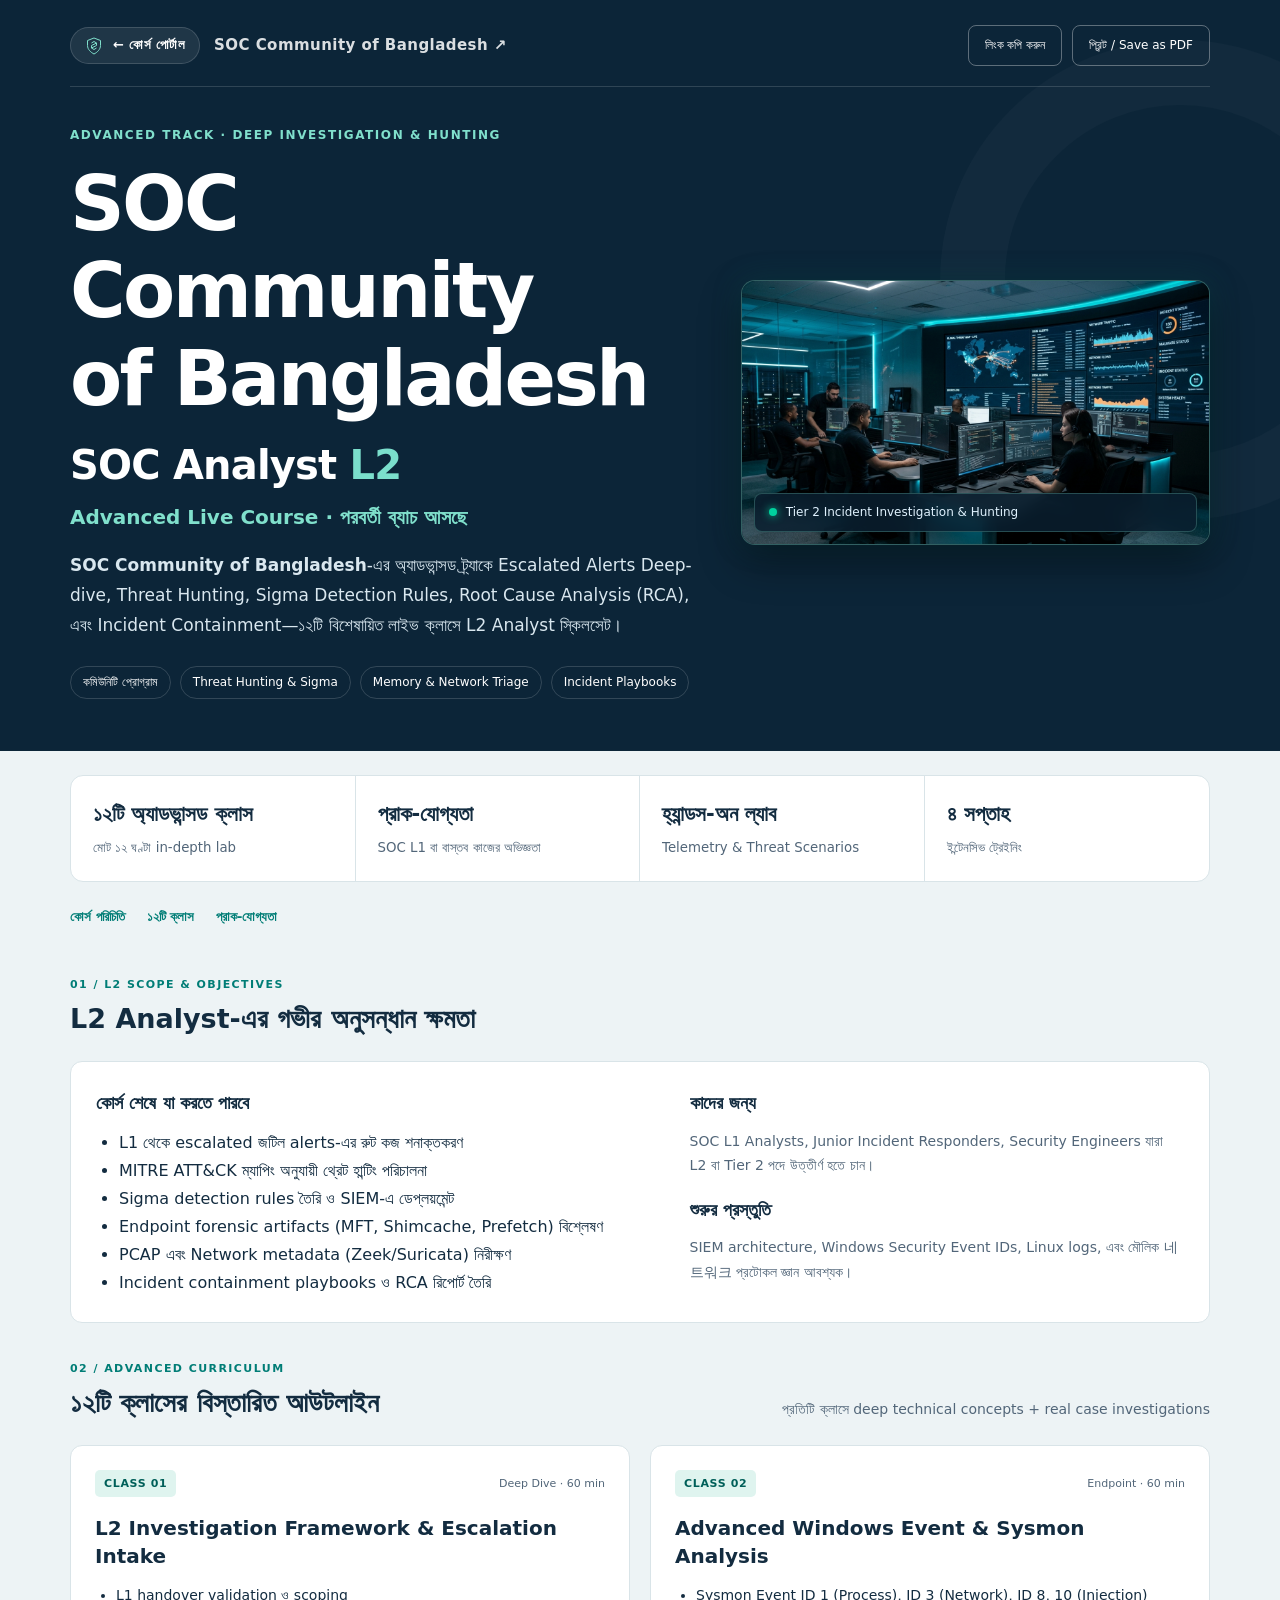
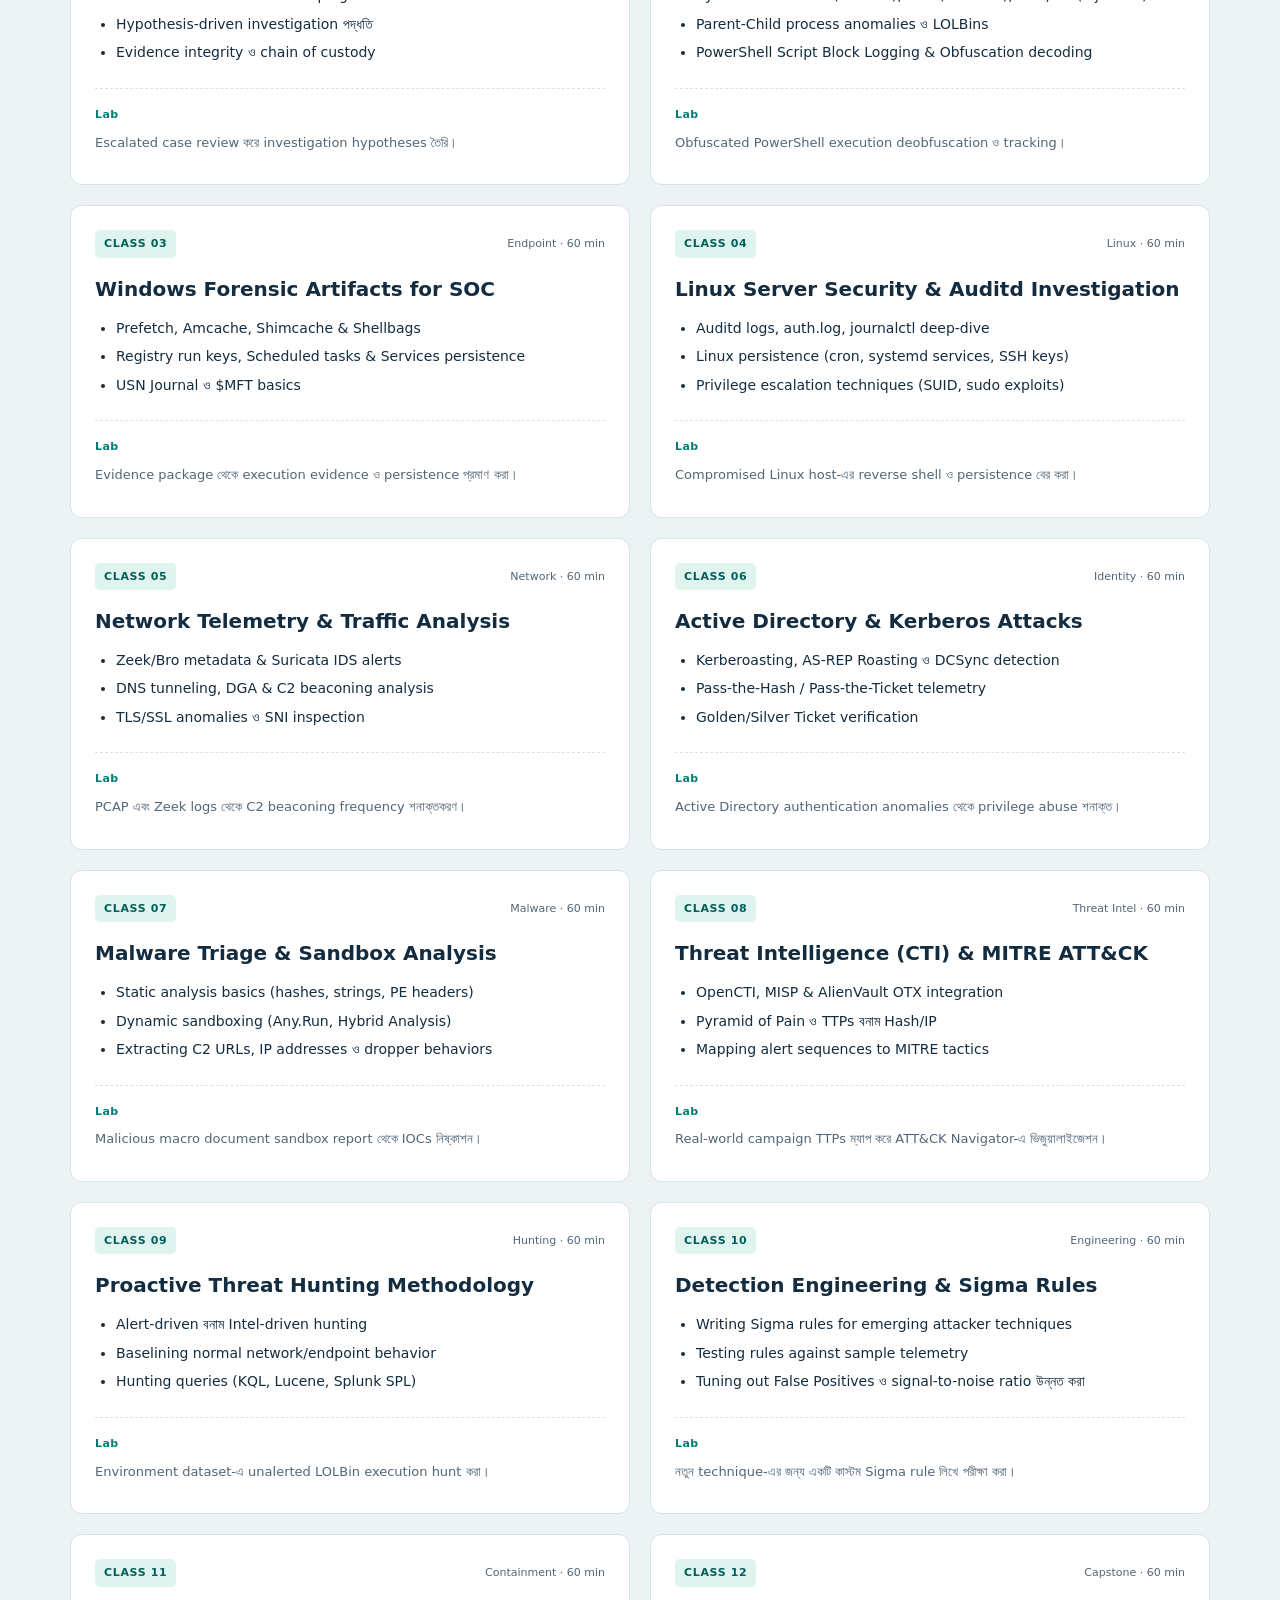
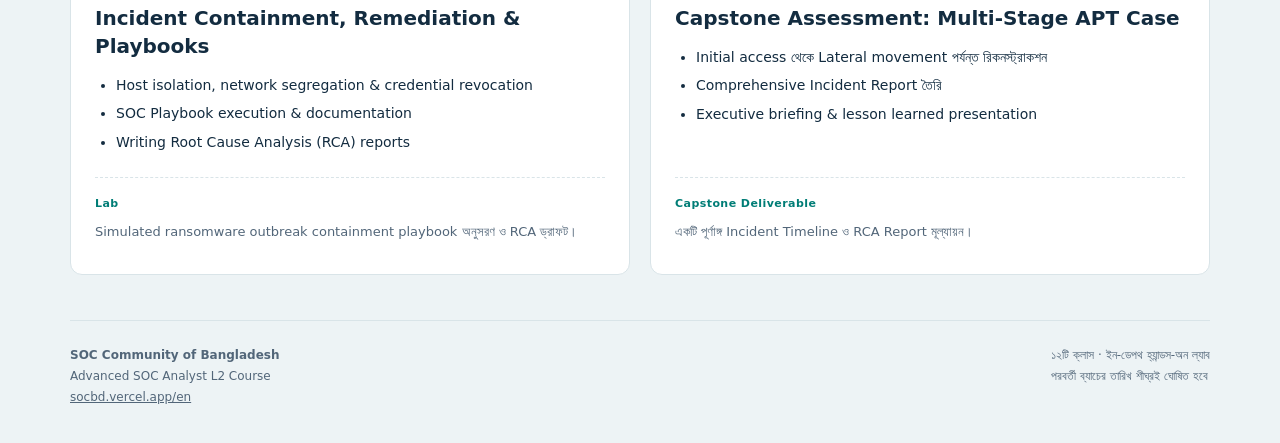
<file: docs/l2/index.html>
<!DOCTYPE html>
<html lang="bn"><head><meta charset="UTF-8"><meta name="viewport" content="width=device-width, initial-scale=1"><meta name="description" content="SOC Community of Bangladesh-এর অ্যাডভান্সড SOC Analyst L2 Live Course — Advanced Alert Investigation, Threat Hunting, Root Cause Analysis ও Incident Response।"><title>SOC Community of Bangladesh | Advanced SOC Analyst L2 Live Course</title>
<style>
:root{--ink:#132c40;--muted:#526679;--teal:#007d76;--line:#d9e4e8;--paper:#fff;--bg:#edf3f5}*{box-sizing:border-box}html{scroll-behavior:smooth}body{margin:0;background:var(--bg);color:var(--ink);font-family:"Noto Sans Bengali","Nirmala UI","Vrinda",system-ui,sans-serif;line-height:1.75}a{color:inherit}header{background:#0c2538;color:#fff;padding:25px max(24px,calc((100vw - 1140px)/2)) 52px;position:relative;overflow:hidden}header:after{content:"";position:absolute;width:350px;height:350px;border:65px solid #ffffff06;border-radius:50%;right:-140px;top:40px;pointer-events:none}.top{display:flex;justify-content:space-between;align-items:center;gap:20px;border-bottom:1px solid #ffffff25;padding-bottom:20px;margin-bottom:38px}.brand{font-weight:750;letter-spacing:.09em;font-size:12px}.top button{border:1px solid #ffffff55;background:transparent;color:white;padding:9px 16px;border-radius:8px;cursor:pointer;font:inherit;font-size:12px}.eyebrow{font-size:12px;letter-spacing:.13em;color:#80e0cc;font-weight:750}h1{font-size:clamp(37px,6vw,66px);line-height:1.15;margin:14px 0 13px;letter-spacing:-.04em}h1 span{color:#7bdfcc}.intro{max-width:760px;font-size:17px;color:#d9e7ef;margin:0}.hero-tags{display:flex;flex-wrap:wrap;gap:9px;margin-top:26px}.hero-tags span{padding:5px 12px;border:1px solid #ffffff28;border-radius:30px;font-size:12px}.wrap{max-width:1188px;padding:0 24px;margin:auto}.stats{display:grid;grid-template-columns:repeat(4,1fr);background:white;border:1px solid var(--line);border-radius:13px;overflow:hidden;margin-top:24px}.stat{padding:20px 22px;border-right:1px solid var(--line)}.stat:last-child{border:0}.stat strong{display:block;font-size:21px}.stat small{color:var(--muted)}nav{display:flex;gap:22px;flex-wrap:wrap;padding:24px 0 10px;font-size:13px;color:var(--teal);font-weight:650}nav a{text-decoration:none}nav a:hover{text-decoration:underline}section{margin-top:36px;scroll-margin-top:20px}.section-head{display:flex;justify-content:space-between;align-items:end;gap:20px;margin-bottom:18px}.kicker{font-size:11px;color:var(--teal);font-weight:800;letter-spacing:.13em}h2{font-size:27px;line-height:1.45;margin:5px 0}section p{margin:6px 0}.muted{color:var(--muted);font-size:14px}.panel{border:1px solid var(--line);border-radius:12px;padding:25px;background:white}.outcomes{display:grid;grid-template-columns:1.15fr 1fr;gap:25px}.outcomes h3{margin:0 0 10px;font-size:18px}.outcomes ul{margin:0;padding-left:23px}.callout{background:#edf8f5;border-left:4px solid var(--teal);padding:17px 20px;border-radius:0 8px 8px 0;margin-top:18px;font-size:14px}.grid{display:grid;grid-template-columns:repeat(2,minmax(0,1fr));gap:20px}.class-card{background:white;border:1px solid var(--line);border-radius:12px;padding:24px;display:flex;flex-direction:column;break-inside:avoid}.card-meta{display:flex;align-items:center;justify-content:space-between;gap:10px;font-size:11px;color:var(--muted)}.class-no{background:#dff4ef;color:#005f59;font-weight:800;padding:4px 9px;border-radius:5px;letter-spacing:.06em}.class-card h3{font-size:20px;line-height:1.4;margin:17px 0 9px}.class-card ul{margin:0 0 19px;padding-left:21px;font-size:14px}.class-card li{margin:4px 0}.practice{margin-top:auto;padding-top:14px;border-top:1px dashed var(--line);font-size:13px}.practice b{font-size:11px;color:var(--teal);letter-spacing:.04em}.practice p{color:var(--muted)}.community-title{display:block;position:relative;z-index:1;font-size:clamp(38px,6.4vw,76px);font-weight:850;line-height:1.15;letter-spacing:-.035em;text-decoration:none;color:#fff;margin:18px 0 26px;max-width:1000px;text-wrap:balance}h1.course-title{font-size:clamp(26px,3.4vw,40px);letter-spacing:-.02em;margin:0 0 12px}.top .brand{font-size:15px}.hero-grid-layout{display:grid;grid-template-columns:1.15fr 0.85fr;gap:36px;align-items:center;position:relative;z-index:1}.hero-main-col .community-title{margin:14px 0 20px}.hero-image-col{display:flex;justify-content:center}.soc-image-card{position:relative;border-radius:14px;overflow:hidden;border:1px solid rgba(128,224,204,0.35);box-shadow:0 16px 40px rgba(0,0,0,0.45),0 0 30px rgba(0,125,118,0.22);background:#081b29;width:100%}.soc-hero-pic{width:100%;height:auto;aspect-ratio:16/9;object-fit:cover;display:block;transition:transform .35s ease}.soc-image-card:hover .soc-hero-pic{transform:scale(1.025)}.soc-image-overlay{position:absolute;bottom:12px;left:12px;right:12px;background:rgba(10,30,46,0.88);backdrop-filter:blur(8px);-webkit-backdrop-filter:blur(8px);border:1px solid rgba(128,224,204,0.25);padding:8px 14px;border-radius:8px;font-size:12px;color:#e0f2fe;display:flex;align-items:center;gap:9px;box-shadow:0 4px 12px rgba(0,0,0,0.25)}.live-dot{width:8px;height:8px;border-radius:50%;background:#00d29e;box-shadow:0 0 8px #00d29e;animation:pulse-dot 2s infinite ease-in-out;flex-shrink:0}@keyframes pulse-dot{0%{transform:scale(0.95);opacity:0.6}50%{transform:scale(1.2);opacity:1}100%{transform:scale(0.95);opacity:0.6}}@media(max-width:960px){.hero-grid-layout{grid-template-columns:1fr;gap:28px}.soc-image-card{max-width:600px;margin:10px auto 0}}@media(max-width:720px){header{padding:22px 22px 35px}.top{margin-bottom:28px}.wrap{padding:0 18px}.stats{grid-template-columns:1fr 1fr}.stat:nth-child(2){border-right:0}.stat:nth-child(-n+2){border-bottom:1px solid var(--line)}.grid,.outcomes{grid-template-columns:1fr}.section-head{display:block}.class-card{padding:20px}h2{font-size:23px}.panel{padding:19px}.community-title{font-size:clamp(34px,8vw,48px);margin:18px 0 24px}.top .brand{font-size:12px}.top{align-items:flex-start}.top button{flex-shrink:0}}@media print{@page{size:A4;margin:13mm}body{background:white;font-size:10pt;color:#142b3c}header{padding:20px;background:#0c2538!important;print-color-adjust:exact;-webkit-print-color-adjust:exact}header:after,nav,.top button{display:none}.top{margin-bottom:15px;padding-bottom:10px}h1{font-size:34px}.intro{font-size:12px}.wrap{padding:0}.stats{margin-top:14px}.stat{padding:10px}.stat strong{font-size:16px}section{margin-top:22px}h2{font-size:20px}.grid{gap:12px}.class-card{padding:15px}.class-card h3{font-size:15px}.class-card ul{font-size:10px;margin-bottom:9px}.practice{font-size:10px}.panel{padding:16px}.community-title{font-size:42px;margin:12px 0 18px}h1.course-title{font-size:25px}.top .brand{font-size:11px}.hero-grid-layout{display:block}.hero-image-col{display:none}}
footer{margin-top:45px;border-top:1px solid var(--line);padding:24px 0 35px;font-size:12px;color:var(--muted);display:flex;justify-content:space-between;gap:20px}
</style></head><body>
<header><div class="top"><div style="display:flex;align-items:center;gap:14px;flex-wrap:wrap"><a class="brand" href="../../index.html" style="text-decoration:none;letter-spacing:.03em;display:flex;align-items:center;gap:10px;background:rgba(255,255,255,0.08);padding:6px 14px;border-radius:20px;border:1px solid rgba(255,255,255,0.15);font-size:13px"><svg viewBox="0 0 32 36" fill="none" style="width:18px;height:18px;color:#80e0cc;flex-shrink:0"><path d="M16 2 29 7v10c0 8-7 14-13 17C10 31 3 25 3 17V7L16 2Z" stroke="currentColor" stroke-width="2"></path><path d="m11 12 5-3 5 3v5l-10 5v-5l10-5M11 22l5 3 5-3" stroke="currentColor" stroke-width="2" stroke-linejoin="round"></path></svg><span>← কোর্স পোর্টাল</span></a><a class="brand" href="https://socbd.vercel.app/en" target="_blank" rel="noopener noreferrer" style="text-decoration:none;letter-spacing:.03em;opacity:0.85">SOC Community of Bangladesh ↗</a></div><div style="display:flex;gap:10px"><button type="button" onclick="navigator.clipboard.writeText(window.location.href);alert('কোর্স আউটলাইন লিংক কপি করা হয়েছে!');">লিংক কপি করুন</button><button type="button" onclick="window.print()">প্রিন্ট / Save as PDF</button></div></div><div class="hero-grid-layout"><div class="hero-main-col"><div class="eyebrow">ADVANCED TRACK · DEEP INVESTIGATION & HUNTING</div><a class="community-title" href="https://socbd.vercel.app/en" target="_blank" rel="noopener noreferrer">SOC Community<br>of Bangladesh</a><h1 class="course-title">SOC Analyst <span>L2</span></h1><p style="color:#80e0cc;font-size:20px;font-weight:700;margin:0 0 16px">Advanced Live Course · পরবর্তী ব্যাচ আসছে</p><p class="intro"><b>SOC Community of Bangladesh</b>-এর অ্যাডভান্সড ট্র্যাকে Escalated Alerts Deep-dive, Threat Hunting, Sigma Detection Rules, Root Cause Analysis (RCA), এবং Incident Containment—১২টি বিশেষায়িত লাইভ ক্লাসে L2 Analyst স্কিলসেট।</p><div class="hero-tags"><span>কমিউনিটি প্রোগ্রাম</span><span>Threat Hunting & Sigma</span><span>Memory & Network Triage</span><span>Incident Playbooks</span></div></div><div class="hero-image-col"><div class="soc-image-card"><img src="../../assets/images/soc_operations_center.jpg" alt="Security Operations Center L2 Command Center" class="soc-hero-pic"><div class="soc-image-overlay"><span class="live-dot" aria-hidden="true"></span><span>Tier 2 Incident Investigation &amp; Hunting</span></div></div></div></div></header>
<main class="wrap"><div class="stats"><div class="stat"><strong>১২টি অ্যাডভান্সড ক্লাস</strong><small>মোট ১২ ঘণ্টা in-depth lab</small></div><div class="stat"><strong>প্রাক-যোগ্যতা</strong><small>SOC L1 বা বাস্তব কাজের অভিজ্ঞতা</small></div><div class="stat"><strong>হ্যান্ডস-অন ল্যাব</strong><small>Telemetry &amp; Threat Scenarios</small></div><div class="stat"><strong>৪ সপ্তাহ</strong><small>ইন্টেনসিভ ট্রেইনিং</small></div></div>
<nav aria-label="Course sections"><a href="#overview">কোর্স পরিচিতি</a><a href="#curriculum">১২টি ক্লাস</a><a href="#prerequisites">প্রাক-যোগ্যতা</a></nav>
<section id="overview"><div class="section-head"><div><div class="kicker">01 / L2 SCOPE &amp; OBJECTIVES</div><h2>L2 Analyst-এর গভীর অনুসন্ধান ক্ষমতা</h2></div></div><div class="panel outcomes"><div><h3>কোর্স শেষে যা করতে পারবে</h3><ul><li>L1 থেকে escalated জটিল alerts-এর রুট কজ শনাক্তকরণ</li><li>MITRE ATT&amp;CK ম্যাপিং অনুযায়ী থ্রেট হান্টিং পরিচালনা</li><li>Sigma detection rules তৈরি ও SIEM-এ ডেপ্লয়মেন্ট</li><li>Endpoint forensic artifacts (MFT, Shimcache, Prefetch) বিশ্লেষণ</li><li>PCAP এবং Network metadata (Zeek/Suricata) নিরীক্ষণ</li><li>Incident containment playbooks ও RCA রিপোর্ট তৈরি</li></ul></div><div><h3>কাদের জন্য</h3><p class="muted">SOC L1 Analysts, Junior Incident Responders, Security Engineers যারা L2 বা Tier 2 পদে উত্তীর্ণ হতে চান।</p><h3 style="margin-top:16px">শুরুর প্রস্তুতি</h3><p class="muted">SIEM architecture, Windows Security Event IDs, Linux logs, এবং মৌলিক 네트워크 প্রটোকল জ্ঞান আবশ্যক।</p></div></div></section>
<section id="curriculum"><div class="section-head"><div><div class="kicker">02 / ADVANCED CURRICULUM</div><h2>১২টি ক্লাসের বিস্তারিত আউটলাইন</h2></div><p class="muted">প্রতিটি ক্লাসে deep technical concepts + real case investigations</p></div><div class="grid">
<article class="class-card"><div class="card-meta"><span class="class-no">CLASS 01</span><span>Deep Dive · 60 min</span></div><h3>L2 Investigation Framework &amp; Escalation Intake</h3><ul><li>L1 handover validation ও scoping</li><li>Hypothesis-driven investigation পদ্ধতি</li><li>Evidence integrity ও chain of custody</li></ul><div class="practice"><b>Lab</b><p>Escalated case review করে investigation hypotheses তৈরি।</p></div></article>
<article class="class-card"><div class="card-meta"><span class="class-no">CLASS 02</span><span>Endpoint · 60 min</span></div><h3>Advanced Windows Event &amp; Sysmon Analysis</h3><ul><li>Sysmon Event ID 1 (Process), ID 3 (Network), ID 8, 10 (Injection)</li><li>Parent-Child process anomalies ও LOLBins</li><li>PowerShell Script Block Logging &amp; Obfuscation decoding</li></ul><div class="practice"><b>Lab</b><p>Obfuscated PowerShell execution deobfuscation ও tracking।</p></div></article>
<article class="class-card"><div class="card-meta"><span class="class-no">CLASS 03</span><span>Endpoint · 60 min</span></div><h3>Windows Forensic Artifacts for SOC</h3><ul><li>Prefetch, Amcache, Shimcache &amp; Shellbags</li><li>Registry run keys, Scheduled tasks &amp; Services persistence</li><li>USN Journal ও $MFT basics</li></ul><div class="practice"><b>Lab</b><p>Evidence package থেকে execution evidence ও persistence প্রমাণ করা।</p></div></article>
<article class="class-card"><div class="card-meta"><span class="class-no">CLASS 04</span><span>Linux · 60 min</span></div><h3>Linux Server Security &amp; Auditd Investigation</h3><ul><li>Auditd logs, auth.log, journalctl deep-dive</li><li>Linux persistence (cron, systemd services, SSH keys)</li><li>Privilege escalation techniques (SUID, sudo exploits)</li></ul><div class="practice"><b>Lab</b><p>Compromised Linux host-এর reverse shell ও persistence বের করা।</p></div></article>
<article class="class-card"><div class="card-meta"><span class="class-no">CLASS 05</span><span>Network · 60 min</span></div><h3>Network Telemetry &amp; Traffic Analysis</h3><ul><li>Zeek/Bro metadata &amp; Suricata IDS alerts</li><li>DNS tunneling, DGA &amp; C2 beaconing analysis</li><li>TLS/SSL anomalies ও SNI inspection</li></ul><div class="practice"><b>Lab</b><p>PCAP এবং Zeek logs থেকে C2 beaconing frequency শনাক্তকরণ।</p></div></article>
<article class="class-card"><div class="card-meta"><span class="class-no">CLASS 06</span><span>Identity · 60 min</span></div><h3>Active Directory &amp; Kerberos Attacks</h3><ul><li>Kerberoasting, AS-REP Roasting ও DCSync detection</li><li>Pass-the-Hash / Pass-the-Ticket telemetry</li><li>Golden/Silver Ticket verification</li></ul><div class="practice"><b>Lab</b><p>Active Directory authentication anomalies থেকে privilege abuse শনাক্ত।</p></div></article>
<article class="class-card"><div class="card-meta"><span class="class-no">CLASS 07</span><span>Malware · 60 min</span></div><h3>Malware Triage &amp; Sandbox Analysis</h3><ul><li>Static analysis basics (hashes, strings, PE headers)</li><li>Dynamic sandboxing (Any.Run, Hybrid Analysis)</li><li>Extracting C2 URLs, IP addresses ও dropper behaviors</li></ul><div class="practice"><b>Lab</b><p>Malicious macro document sandbox report থেকে IOCs নিষ্কাশন।</p></div></article>
<article class="class-card"><div class="card-meta"><span class="class-no">CLASS 08</span><span>Threat Intel · 60 min</span></div><h3>Threat Intelligence (CTI) &amp; MITRE ATT&amp;CK</h3><ul><li>OpenCTI, MISP &amp; AlienVault OTX integration</li><li>Pyramid of Pain ও TTPs বনাম Hash/IP</li><li>Mapping alert sequences to MITRE tactics</li></ul><div class="practice"><b>Lab</b><p>Real-world campaign TTPs ম্যাপ করে ATT&amp;CK Navigator-এ ভিজুয়ালাইজেশন।</p></div></article>
<article class="class-card"><div class="card-meta"><span class="class-no">CLASS 09</span><span>Hunting · 60 min</span></div><h3>Proactive Threat Hunting Methodology</h3><ul><li>Alert-driven বনাম Intel-driven hunting</li><li>Baselining normal network/endpoint behavior</li><li>Hunting queries (KQL, Lucene, Splunk SPL)</li></ul><div class="practice"><b>Lab</b><p>Environment dataset-এ unalerted LOLBin execution hunt করা।</p></div></article>
<article class="class-card"><div class="card-meta"><span class="class-no">CLASS 10</span><span>Engineering · 60 min</span></div><h3>Detection Engineering &amp; Sigma Rules</h3><ul><li>Writing Sigma rules for emerging attacker techniques</li><li>Testing rules against sample telemetry</li><li>Tuning out False Positives ও signal-to-noise ratio উন্নত করা</li></ul><div class="practice"><b>Lab</b><p>নতুন technique-এর জন্য একটি কাস্টম Sigma rule লিখে পরীক্ষা করা।</p></div></article>
<article class="class-card"><div class="card-meta"><span class="class-no">CLASS 11</span><span>Containment · 60 min</span></div><h3>Incident Containment, Remediation &amp; Playbooks</h3><ul><li>Host isolation, network segregation &amp; credential revocation</li><li>SOC Playbook execution &amp; documentation</li><li>Writing Root Cause Analysis (RCA) reports</li></ul><div class="practice"><b>Lab</b><p>Simulated ransomware outbreak containment playbook অনুসরণ ও RCA ড্রাফট।</p></div></article>
<article class="class-card"><div class="card-meta"><span class="class-no">CLASS 12</span><span>Capstone · 60 min</span></div><h3>Capstone Assessment: Multi-Stage APT Case</h3><ul><li>Initial access থেকে Lateral movement পর্যন্ত রিকনস্ট্রাকশন</li><li>Comprehensive Incident Report তৈরি</li><li>Executive briefing &amp; lesson learned presentation</li></ul><div class="practice"><b>Capstone Deliverable</b><p>একটি পূর্ণাঙ্গ Incident Timeline ও RCA Report মূল্যায়ন।</p></div></article>
</div></section>
<footer><span><b>SOC Community of Bangladesh</b><br>Advanced SOC Analyst L2 Course<br><a href="https://socbd.vercel.app/en" target="_blank" rel="noopener noreferrer">socbd.vercel.app/en</a></span><span>১২টি ক্লাস · ইন-ডেপথ হ্যান্ডস-অন ল্যাব<br>পরবর্তী ব্যাচের তারিখ শীঘ্রই ঘোষিত হবে</span></footer></main></body></html>
</file>
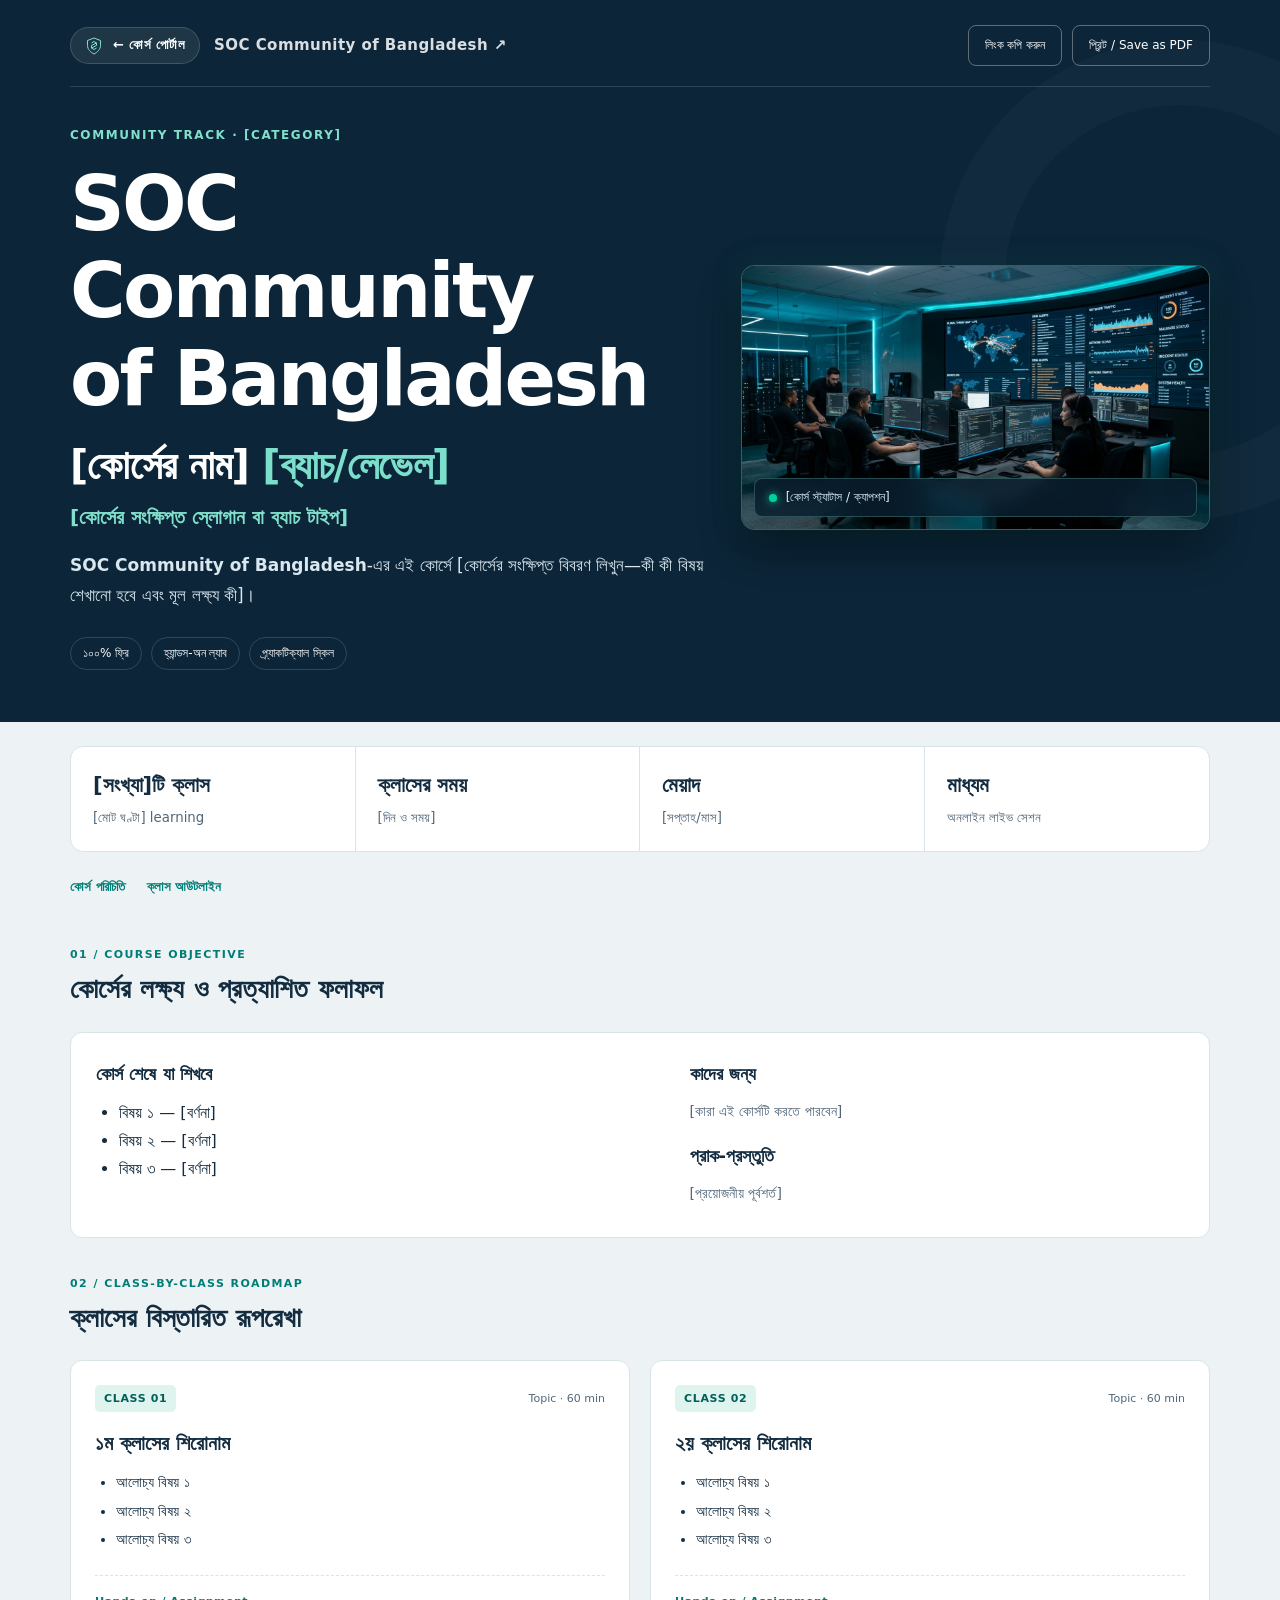
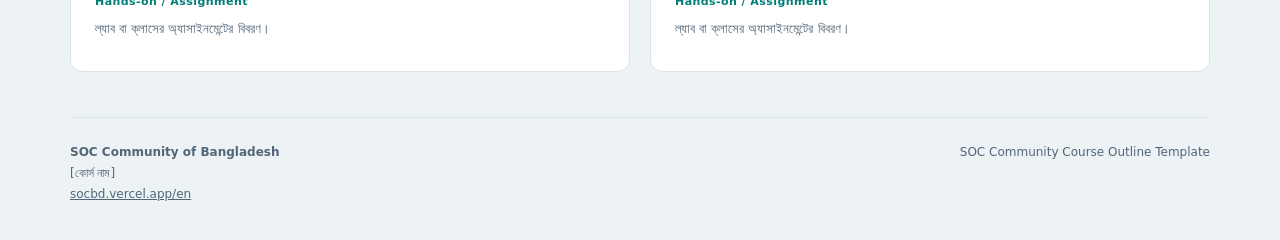
<file: docs/template/index.html>
<!DOCTYPE html>
<html lang="bn"><head><meta charset="UTF-8"><meta name="viewport" content="width=device-width, initial-scale=1"><meta name="description" content="SOC Community of Bangladesh — নতুন কোর্স আউটলাইন টেমপ্লেট"><title>SOC Community of Bangladesh | [কোর্স নাম] Live Course</title>
<style>
:root{--ink:#132c40;--muted:#526679;--teal:#007d76;--line:#d9e4e8;--paper:#fff;--bg:#edf3f5}*{box-sizing:border-box}html{scroll-behavior:smooth}body{margin:0;background:var(--bg);color:var(--ink);font-family:"Noto Sans Bengali","Nirmala UI","Vrinda",system-ui,sans-serif;line-height:1.75}a{color:inherit}header{background:#0c2538;color:#fff;padding:25px max(24px,calc((100vw - 1140px)/2)) 52px;position:relative;overflow:hidden}header:after{content:"";position:absolute;width:350px;height:350px;border:65px solid #ffffff06;border-radius:50%;right:-140px;top:40px;pointer-events:none}.top{display:flex;justify-content:space-between;align-items:center;gap:20px;border-bottom:1px solid #ffffff25;padding-bottom:20px;margin-bottom:38px}.brand{font-weight:750;letter-spacing:.09em;font-size:12px}.top button{border:1px solid #ffffff55;background:transparent;color:white;padding:9px 16px;border-radius:8px;cursor:pointer;font:inherit;font-size:12px}.eyebrow{font-size:12px;letter-spacing:.13em;color:#80e0cc;font-weight:750}h1{font-size:clamp(37px,6vw,66px);line-height:1.15;margin:14px 0 13px;letter-spacing:-.04em}h1 span{color:#7bdfcc}.intro{max-width:760px;font-size:17px;color:#d9e7ef;margin:0}.hero-tags{display:flex;flex-wrap:wrap;gap:9px;margin-top:26px}.hero-tags span{padding:5px 12px;border:1px solid #ffffff28;border-radius:30px;font-size:12px}.wrap{max-width:1188px;padding:0 24px;margin:auto}.stats{display:grid;grid-template-columns:repeat(4,1fr);background:white;border:1px solid var(--line);border-radius:13px;overflow:hidden;margin-top:24px}.stat{padding:20px 22px;border-right:1px solid var(--line)}.stat:last-child{border:0}.stat strong{display:block;font-size:21px}.stat small{color:var(--muted)}nav{display:flex;gap:22px;flex-wrap:wrap;padding:24px 0 10px;font-size:13px;color:var(--teal);font-weight:650}nav a{text-decoration:none}nav a:hover{text-decoration:underline}section{margin-top:36px;scroll-margin-top:20px}.section-head{display:flex;justify-content:space-between;align-items:end;gap:20px;margin-bottom:18px}.kicker{font-size:11px;color:var(--teal);font-weight:800;letter-spacing:.13em}h2{font-size:27px;line-height:1.45;margin:5px 0}section p{margin:6px 0}.muted{color:var(--muted);font-size:14px}.panel{border:1px solid var(--line);border-radius:12px;padding:25px;background:white}.outcomes{display:grid;grid-template-columns:1.15fr 1fr;gap:25px}.outcomes h3{margin:0 0 10px;font-size:18px}.outcomes ul{margin:0;padding-left:23px}.grid{display:grid;grid-template-columns:repeat(2,minmax(0,1fr));gap:20px}.class-card{background:white;border:1px solid var(--line);border-radius:12px;padding:24px;display:flex;flex-direction:column;break-inside:avoid}.card-meta{display:flex;align-items:center;justify-content:space-between;gap:10px;font-size:11px;color:var(--muted)}.class-no{background:#dff4ef;color:#005f59;font-weight:800;padding:4px 9px;border-radius:5px;letter-spacing:.06em}.class-card h3{font-size:20px;line-height:1.4;margin:17px 0 9px}.class-card ul{margin:0 0 19px;padding-left:21px;font-size:14px}.class-card li{margin:4px 0}.practice{margin-top:auto;padding-top:14px;border-top:1px dashed var(--line);font-size:13px}.practice b{font-size:11px;color:var(--teal);letter-spacing:.04em}.practice p{color:var(--muted)}.community-title{display:block;position:relative;z-index:1;font-size:clamp(38px,6.4vw,76px);font-weight:850;line-height:1.15;letter-spacing:-.035em;text-decoration:none;color:#fff;margin:18px 0 26px;max-width:1000px;text-wrap:balance}h1.course-title{font-size:clamp(26px,3.4vw,40px);letter-spacing:-.02em;margin:0 0 12px}.top .brand{font-size:15px}.hero-grid-layout{display:grid;grid-template-columns:1.15fr 0.85fr;gap:36px;align-items:center;position:relative;z-index:1}.hero-main-col .community-title{margin:14px 0 20px}.hero-image-col{display:flex;justify-content:center}.soc-image-card{position:relative;border-radius:14px;overflow:hidden;border:1px solid rgba(128,224,204,0.35);box-shadow:0 16px 40px rgba(0,0,0,0.45),0 0 30px rgba(0,125,118,0.22);background:#081b29;width:100%}.soc-hero-pic{width:100%;height:auto;aspect-ratio:16/9;object-fit:cover;display:block;transition:transform .35s ease}.soc-image-card:hover .soc-hero-pic{transform:scale(1.025)}.soc-image-overlay{position:absolute;bottom:12px;left:12px;right:12px;background:rgba(10,30,46,0.88);backdrop-filter:blur(8px);-webkit-backdrop-filter:blur(8px);border:1px solid rgba(128,224,204,0.25);padding:8px 14px;border-radius:8px;font-size:12px;color:#e0f2fe;display:flex;align-items:center;gap:9px;box-shadow:0 4px 12px rgba(0,0,0,0.25)}.live-dot{width:8px;height:8px;border-radius:50%;background:#00d29e;box-shadow:0 0 8px #00d29e;animation:pulse-dot 2s infinite ease-in-out;flex-shrink:0}@keyframes pulse-dot{0%{transform:scale(0.95);opacity:0.6}50%{transform:scale(1.2);opacity:1}100%{transform:scale(0.95);opacity:0.6}}@media(max-width:960px){.hero-grid-layout{grid-template-columns:1fr;gap:28px}.soc-image-card{max-width:600px;margin:10px auto 0}}@media(max-width:720px){header{padding:22px 22px 35px}.top{margin-bottom:28px}.wrap{padding:0 18px}.stats{grid-template-columns:1fr 1fr}.stat:nth-child(2){border-right:0}.stat:nth-child(-n+2){border-bottom:1px solid var(--line)}.grid,.outcomes{grid-template-columns:1fr}.section-head{display:block}.class-card{padding:20px}h2{font-size:23px}.panel{padding:19px}.community-title{font-size:clamp(34px,8vw,48px);margin:18px 0 24px}.top .brand{font-size:12px}.top{align-items:flex-start}.top button{flex-shrink:0}}@media print{@page{size:A4;margin:13mm}body{background:white;font-size:10pt;color:#142b3c}header{padding:20px;background:#0c2538!important;print-color-adjust:exact;-webkit-print-color-adjust:exact}header:after,nav,.top button{display:none}.top{margin-bottom:15px;padding-bottom:10px}h1{font-size:34px}.intro{font-size:12px}.wrap{padding:0}.stats{margin-top:14px}.stat{padding:10px}.stat strong{font-size:16px}section{margin-top:22px}h2{font-size:20px}.grid{gap:12px}.class-card{padding:15px}.class-card h3{font-size:15px}.class-card ul{font-size:10px;margin-bottom:9px}.practice{font-size:10px}.panel{padding:16px}.community-title{font-size:42px;margin:12px 0 18px}h1.course-title{font-size:25px}.top .brand{font-size:11px}.hero-grid-layout{display:block}.hero-image-col{display:none}}
footer{margin-top:45px;border-top:1px solid var(--line);padding:24px 0 35px;font-size:12px;color:var(--muted);display:flex;justify-content:space-between;gap:20px}
</style></head><body>
<header><div class="top"><div style="display:flex;align-items:center;gap:14px;flex-wrap:wrap"><a class="brand" href="../../index.html" style="text-decoration:none;letter-spacing:.03em;display:flex;align-items:center;gap:10px;background:rgba(255,255,255,0.08);padding:6px 14px;border-radius:20px;border:1px solid rgba(255,255,255,0.15);font-size:13px"><svg viewBox="0 0 32 36" fill="none" style="width:18px;height:18px;color:#80e0cc;flex-shrink:0"><path d="M16 2 29 7v10c0 8-7 14-13 17C10 31 3 25 3 17V7L16 2Z" stroke="currentColor" stroke-width="2"></path><path d="m11 12 5-3 5 3v5l-10 5v-5l10-5M11 22l5 3 5-3" stroke="currentColor" stroke-width="2" stroke-linejoin="round"></path></svg><span>← কোর্স পোর্টাল</span></a><a class="brand" href="https://socbd.vercel.app/en" target="_blank" rel="noopener noreferrer" style="text-decoration:none;letter-spacing:.03em;opacity:0.85">SOC Community of Bangladesh ↗</a></div><div style="display:flex;gap:10px"><button type="button" onclick="navigator.clipboard.writeText(window.location.href);alert('কোর্স আউটলাইন লিংক কপি করা হয়েছে!');">লিংক কপি করুন</button><button type="button" onclick="window.print()">প্রিন্ট / Save as PDF</button></div></div><div class="hero-grid-layout"><div class="hero-main-col"><div class="eyebrow">COMMUNITY TRACK · [CATEGORY]</div><a class="community-title" href="https://socbd.vercel.app/en" target="_blank" rel="noopener noreferrer">SOC Community<br>of Bangladesh</a><h1 class="course-title">[কোর্সের নাম] <span>[ব্যাচ/লেভেল]</span></h1><p style="color:#80e0cc;font-size:20px;font-weight:700;margin:0 0 16px">[কোর্সের সংক্ষিপ্ত স্লোগান বা ব্যাচ টাইপ]</p><p class="intro"><b>SOC Community of Bangladesh</b>-এর এই কোর্সে [কোর্সের সংক্ষিপ্ত বিবরণ লিখুন—কী কী বিষয় শেখানো হবে এবং মূল লক্ষ্য কী]।</p><div class="hero-tags"><span>১০০% ফ্রি</span><span>হ্যান্ডস-অন ল্যাব</span><span>প্র্যাকটিক্যাল স্কিল</span></div></div><div class="hero-image-col"><div class="soc-image-card"><img src="../../assets/images/soc_operations_center.jpg" alt="Course Cover Image" class="soc-hero-pic"><div class="soc-image-overlay"><span class="live-dot" aria-hidden="true"></span><span>[কোর্স স্ট্যাটাস / ক্যাপশন]</span></div></div></div></div></header>
<main class="wrap"><div class="stats"><div class="stat"><strong>[সংখ্যা]টি ক্লাস</strong><small>[মোট ঘণ্টা] learning</small></div><div class="stat"><strong>ক্লাসের সময়</strong><small>[দিন ও সময়]</small></div><div class="stat"><strong>মেয়াদ</strong><small>[সপ্তাহ/মাস]</small></div><div class="stat"><strong>মাধ্যম</strong><small>অনলাইন লাইভ সেশন</small></div></div>
<nav aria-label="Course sections"><a href="#overview">কোর্স পরিচিতি</a><a href="#curriculum">ক্লাস আউটলাইন</a></nav>
<section id="overview"><div class="section-head"><div><div class="kicker">01 / COURSE OBJECTIVE</div><h2>কোর্সের লক্ষ্য ও প্রত্যাশিত ফলাফল</h2></div></div><div class="panel outcomes"><div><h3>কোর্স শেষে যা শিখবে</h3><ul><li>বিষয় ১ — [বর্ণনা]</li><li>বিষয় ২ — [বর্ণনা]</li><li>বিষয় ৩ — [বর্ণনা]</li></ul></div><div><h3>কাদের জন্য</h3><p class="muted">[কারা এই কোর্সটি করতে পারবেন]</p><h3 style="margin-top:16px">প্রাক-প্রস্তুতি</h3><p class="muted">[প্রয়োজনীয় পূর্বশর্ত]</p></div></div></section>
<section id="curriculum"><div class="section-head"><div><div class="kicker">02 / CLASS-BY-CLASS ROADMAP</div><h2>ক্লাসের বিস্তারিত রূপরেখা</h2></div></div><div class="grid">
<article class="class-card"><div class="card-meta"><span class="class-no">CLASS 01</span><span>Topic · 60 min</span></div><h3>১ম ক্লাসের শিরোনাম</h3><ul><li>আলোচ্য বিষয় ১</li><li>আলোচ্য বিষয় ২</li><li>আলোচ্য বিষয় ৩</li></ul><div class="practice"><b>Hands-on / Assignment</b><p>ল্যাব বা ক্লাসের অ্যাসাইনমেন্টের বিবরণ।</p></div></article>
<article class="class-card"><div class="card-meta"><span class="class-no">CLASS 02</span><span>Topic · 60 min</span></div><h3>২য় ক্লাসের শিরোনাম</h3><ul><li>আলোচ্য বিষয় ১</li><li>আলোচ্য বিষয় ২</li><li>আলোচ্য বিষয় ৩</li></ul><div class="practice"><b>Hands-on / Assignment</b><p>ল্যাব বা ক্লাসের অ্যাসাইনমেন্টের বিবরণ।</p></div></article>
</div></section>
<footer><span><b>SOC Community of Bangladesh</b><br>[কোর্স নাম]<br><a href="https://socbd.vercel.app/en" target="_blank" rel="noopener noreferrer">socbd.vercel.app/en</a></span><span>SOC Community Course Outline Template</span></footer></main></body></html>
</file>
<file: assets/css/main.css>
:root {
  --bg-dark: #081622;
  --bg-card: #0d2235;
  --bg-card-hover: #122c42;
  --ink: #eaf3f8;
  --muted: #8aa4b8;
  --teal: #00d29e;
  --teal-glow: rgba(0, 210, 158, 0.25);
  --teal-subtle: #0f3f4c;
  --line: rgba(255, 255, 255, 0.12);
  --line-teal: rgba(0, 210, 158, 0.3);
  --badge-live: #00d29e;
  --badge-upcoming: #f59e0b;
  --radius: 14px;
}

* {
  box-sizing: border-box;
  margin: 0;
  padding: 0;
}

html {
  scroll-behavior: smooth;
}

body {
  background: var(--bg-dark);
  color: var(--ink);
  font-family: "Noto Sans Bengali", "Nirmala UI", -apple-system, BlinkMacSystemFont, "Segoe UI", Roboto, sans-serif;
  line-height: 1.65;
  min-height: 100vh;
  display: flex;
  flex-direction: column;
}

a {
  color: inherit;
  text-decoration: none;
}

/* Container */
.container {
  max-width: 1200px;
  margin: 0 auto;
  padding: 0 24px;
  width: 100%;
}

/* Top Navbar */
.site-nav {
  border-bottom: 1px solid var(--line);
  background: rgba(8, 22, 34, 0.85);
  backdrop-filter: blur(12px);
  -webkit-backdrop-filter: blur(12px);
  position: sticky;
  top: 0;
  z-index: 100;
}

.nav-inner {
  display: flex;
  justify-content: space-between;
  align-items: center;
  height: 68px;
}

.brand {
  display: flex;
  align-items: center;
  gap: 12px;
  font-weight: 750;
  font-size: 15px;
  letter-spacing: -0.01em;
}

.brand-icon {
  width: 28px;
  height: 28px;
  display: flex;
  align-items: center;
  justify-content: center;
  color: var(--teal);
}

.nav-actions {
  display: flex;
  align-items: center;
  gap: 12px;
}

.btn {
  display: inline-flex;
  align-items: center;
  justify-content: center;
  gap: 8px;
  padding: 9px 18px;
  border-radius: 9px;
  font-size: 13px;
  font-weight: 600;
  cursor: pointer;
  transition: all 0.2s ease;
  border: 1px solid transparent;
  font-family: inherit;
}

.btn-teal {
  background: var(--teal);
  color: #051926;
  font-weight: 700;
}

.btn-teal:hover {
  background: #25ebb9;
  box-shadow: 0 0 20px var(--teal-glow);
  transform: translateY(-1px);
}

.btn-whatsapp {
  background: #25d366;
  color: #032512;
  font-weight: 700;
  border-color: #25d366;
}

.btn-whatsapp:hover {
  background: #2fe072;
  color: #021a0c;
  box-shadow: 0 0 20px rgba(37, 211, 102, 0.45);
  transform: translateY(-1px);
}

.btn-outline {
  border-color: var(--line);
  background: rgba(255, 255, 255, 0.05);
  color: var(--ink);
}

.btn-outline:hover {
  border-color: var(--teal);
  color: var(--teal);
  background: rgba(0, 210, 158, 0.08);
}

.btn-sm {
  padding: 7px 13px;
  font-size: 12px;
}

/* Hero Section */
.hero {
  padding: 56px 0 36px;
  position: relative;
  overflow: hidden;
}

.hero-grid {
  display: grid;
  grid-template-columns: 1.15fr 0.85fr;
  gap: 40px;
  align-items: center;
}

.eyebrow {
  display: inline-flex;
  align-items: center;
  gap: 8px;
  color: var(--teal);
  font-size: 12px;
  font-weight: 750;
  letter-spacing: 0.12em;
  text-transform: uppercase;
  margin-bottom: 14px;
}

.status-dot {
  width: 8px;
  height: 8px;
  border-radius: 50%;
  background: var(--teal);
  box-shadow: 0 0 10px var(--teal);
  animation: pulse-dot 2s infinite;
}

@keyframes pulse-dot {
  0% { transform: scale(0.9); opacity: 0.7; }
  50% { transform: scale(1.2); opacity: 1; }
  100% { transform: scale(0.9); opacity: 0.7; }
}

h1.hero-title {
  font-size: clamp(32px, 4.5vw, 52px);
  line-height: 1.15;
  font-weight: 850;
  letter-spacing: -0.03em;
  margin-bottom: 16px;
}

h1.hero-title span {
  color: var(--teal);
  display: block;
}

.hero-desc {
  color: var(--muted);
  font-size: 16px;
  line-height: 1.7;
  max-width: 580px;
  margin-bottom: 26px;
}

.hero-stats {
  display: flex;
  gap: 24px;
  flex-wrap: wrap;
}

.hero-stat-item strong {
  display: block;
  font-size: 22px;
  color: var(--ink);
  font-weight: 800;
}

.hero-stat-item span {
  font-size: 12px;
  color: var(--muted);
}

.hero-visual {
  position: relative;
  border-radius: var(--radius);
  overflow: hidden;
  border: 1px solid var(--line-teal);
  box-shadow: 0 20px 48px rgba(0, 0, 0, 0.6), 0 0 30px var(--teal-glow);
  background: #04101a;
}

.hero-visual img {
  width: 100%;
  height: auto;
  aspect-ratio: 16/9;
  object-fit: cover;
  display: block;
  transition: transform 0.4s ease;
}

.hero-visual:hover img {
  transform: scale(1.025);
}

.hero-visual-badge {
  position: absolute;
  bottom: 12px;
  left: 12px;
  right: 12px;
  background: rgba(10, 26, 40, 0.88);
  backdrop-filter: blur(8px);
  -webkit-backdrop-filter: blur(8px);
  border: 1px solid var(--line-teal);
  padding: 8px 14px;
  border-radius: 8px;
  font-size: 12px;
  color: #d8edf7;
  display: flex;
  align-items: center;
  gap: 8px;
}

/* Control Bar: Search & Filter */
.control-section {
  padding: 24px 0 16px;
  border-top: 1px solid var(--line);
  border-bottom: 1px solid var(--line);
  background: rgba(13, 34, 53, 0.4);
}

.control-bar {
  display: flex;
  justify-content: space-between;
  align-items: center;
  gap: 18px;
  flex-wrap: wrap;
}

.search-box {
  position: relative;
  flex: 1;
  min-width: 260px;
  max-width: 440px;
}

.search-box svg {
  position: absolute;
  left: 14px;
  top: 50%;
  transform: translateY(-50%);
  color: var(--muted);
  pointer-events: none;
}

.search-input {
  width: 100%;
  background: rgba(8, 22, 34, 0.8);
  border: 1px solid var(--line);
  border-radius: 10px;
  padding: 11px 16px 11px 42px;
  color: var(--ink);
  font-size: 14px;
  font-family: inherit;
  outline: none;
  transition: all 0.2s ease;
}

.search-input:focus {
  border-color: var(--teal);
  box-shadow: 0 0 14px var(--teal-glow);
}

.filter-pills {
  display: flex;
  gap: 8px;
  flex-wrap: wrap;
}

.pill-btn {
  background: rgba(255, 255, 255, 0.05);
  border: 1px solid var(--line);
  color: var(--muted);
  padding: 7px 15px;
  border-radius: 20px;
  font-size: 12px;
  font-weight: 600;
  cursor: pointer;
  transition: all 0.2s ease;
  font-family: inherit;
}

.pill-btn:hover {
  color: var(--ink);
  border-color: rgba(255, 255, 255, 0.3);
}

.pill-btn.active {
  background: var(--teal);
  border-color: var(--teal);
  color: #051926;
  font-weight: 700;
}

/* Course Grid */
.courses-section {
  padding: 44px 0 64px;
  flex: 1;
}

.section-title-wrap {
  display: flex;
  justify-content: space-between;
  align-items: flex-end;
  margin-bottom: 28px;
}

.section-title {
  font-size: 24px;
  font-weight: 800;
}

.results-count {
  font-size: 13px;
  color: var(--muted);
}

.courses-grid {
  display: grid;
  grid-template-columns: repeat(auto-fill, minmax(360px, 1fr));
  gap: 26px;
}

/* Clickable Course Box */
.course-box {
  background: var(--bg-card);
  border: 1px solid var(--line);
  border-radius: var(--radius);
  overflow: hidden;
  display: flex;
  flex-direction: column;
  transition: all 0.28s cubic-bezier(0.16, 1, 0.3, 1);
  position: relative;
  cursor: pointer;
  user-select: none;
}

.course-box:hover {
  transform: translateY(-6px);
  border-color: var(--teal);
  box-shadow: 0 20px 42px rgba(0, 0, 0, 0.55), 0 0 28px var(--teal-glow);
  background: var(--bg-card-hover);
}

.course-box:focus-visible {
  outline: 3px solid var(--teal);
  outline-offset: 4px;
}

.box-glow-bar {
  height: 3px;
  width: 100%;
  background: linear-gradient(90deg, transparent, var(--teal), transparent);
  opacity: 0.6;
  transition: opacity 0.25s ease;
}

.course-box:hover .box-glow-bar {
  opacity: 1;
  background: linear-gradient(90deg, #00d29e, #25ebb9, #00d29e);
}

.course-box-body {
  padding: 24px;
  display: flex;
  flex-direction: column;
  flex: 1;
}

.box-header {
  display: flex;
  justify-content: space-between;
  align-items: center;
  gap: 12px;
  margin-bottom: 16px;
}

.box-icon-wrap {
  width: 42px;
  height: 42px;
  border-radius: 10px;
  background: rgba(0, 210, 158, 0.1);
  border: 1px solid rgba(0, 210, 158, 0.25);
  display: flex;
  align-items: center;
  justify-content: center;
  color: var(--teal);
  flex-shrink: 0;
  transition: all 0.25s ease;
}

.box-icon-wrap svg {
  width: 22px;
  height: 22px;
}

.course-box:hover .box-icon-wrap {
  background: var(--teal);
  color: #051926;
  box-shadow: 0 0 16px var(--teal-glow);
  transform: scale(1.05);
}

.box-badge-wrap {
  display: flex;
  align-items: center;
  gap: 8px;
}

.badge {
  display: inline-flex;
  align-items: center;
  gap: 6px;
  padding: 4px 10px;
  border-radius: 6px;
  font-size: 11px;
  font-weight: 750;
  letter-spacing: 0.05em;
  text-transform: uppercase;
}

.badge-live {
  background: rgba(0, 210, 158, 0.15);
  color: var(--teal);
  border: 1px solid rgba(0, 210, 158, 0.3);
}

.badge-upcoming {
  background: rgba(245, 158, 11, 0.15);
  color: var(--badge-upcoming);
  border: 1px solid rgba(245, 158, 11, 0.3);
}

.level-tag {
  font-size: 11.5px;
  color: var(--muted);
  font-weight: 600;
}

.course-title {
  font-size: 21px;
  font-weight: 750;
  line-height: 1.35;
  margin-bottom: 10px;
  color: #fff;
  transition: color 0.2s ease;
}

.course-box:hover .course-title {
  color: #80e0cc;
}

.course-desc {
  font-size: 13.5px;
  color: var(--muted);
  line-height: 1.6;
  margin-bottom: 20px;
  flex: 1;
}

.course-meta {
  display: grid;
  grid-template-columns: 1fr 1fr;
  gap: 10px;
  background: rgba(8, 22, 34, 0.6);
  border: 1px solid var(--line);
  padding: 12px 14px;
  border-radius: 9px;
  font-size: 12px;
  margin-bottom: 18px;
}

.meta-item strong {
  display: block;
  color: var(--ink);
  font-size: 13px;
}

.meta-item span {
  color: var(--muted);
}

.tags-wrap {
  display: flex;
  gap: 6px;
  flex-wrap: wrap;
  margin-bottom: 22px;
}

.tag-pill {
  background: rgba(255, 255, 255, 0.06);
  border: 1px solid rgba(255, 255, 255, 0.1);
  color: #b7cbda;
  font-size: 11px;
  padding: 3px 8px;
  border-radius: 4px;
}

/* Box Footer */
.box-footer {
  display: flex;
  justify-content: space-between;
  align-items: center;
  gap: 10px;
  margin-top: auto;
  padding-top: 16px;
  border-top: 1px solid var(--line);
}

.click-prompt {
  display: inline-flex;
  align-items: center;
  gap: 8px;
  font-size: 13.5px;
  font-weight: 700;
  color: var(--teal);
  transition: gap 0.2s ease;
}

.click-prompt svg {
  transition: transform 0.25s ease;
}

.course-box:hover .click-prompt {
  color: #25ebb9;
}

.course-box:hover .click-prompt svg {
  transform: translateX(5px);
}

.btn-share-icon {
  background: rgba(255, 255, 255, 0.06);
  border: 1px solid var(--line);
  color: var(--muted);
  padding: 7px 12px;
  border-radius: 7px;
  font-size: 12px;
  font-weight: 600;
  display: inline-flex;
  align-items: center;
  gap: 6px;
  cursor: pointer;
  transition: all 0.2s ease;
  font-family: inherit;
}

.btn-share-icon:hover {
  background: rgba(0, 210, 158, 0.15);
  border-color: var(--teal);
  color: var(--teal);
}

/* Toast Notification */
.toast {
  position: fixed;
  bottom: 24px;
  right: 24px;
  background: #051d2c;
  border: 1px solid var(--teal);
  color: #fff;
  padding: 14px 22px;
  border-radius: 10px;
  box-shadow: 0 10px 30px rgba(0, 0, 0, 0.6), 0 0 20px var(--teal-glow);
  font-size: 13px;
  font-weight: 600;
  display: flex;
  align-items: center;
  gap: 10px;
  z-index: 1000;
  transform: translateY(100px);
  opacity: 0;
  transition: all 0.3s cubic-bezier(0.16, 1, 0.3, 1);
  pointer-events: none;
}

.toast.show {
  transform: translateY(0);
  opacity: 1;
}

/* Footer */
.site-footer {
  border-top: 1px solid var(--line);
  background: #05121c;
  padding: 40px 0;
  font-size: 13px;
  color: var(--muted);
}

.footer-inner {
  display: flex;
  justify-content: space-between;
  align-items: center;
  gap: 20px;
  flex-wrap: wrap;
}

.footer-left p {
  margin-top: 4px;
}

/* Responsive */
@media (max-width: 900px) {
  .hero-grid {
    grid-template-columns: 1fr;
    gap: 28px;
  }
  .courses-grid {
    grid-template-columns: 1fr;
  }
}

@media (max-width: 600px) {
  .nav-inner {
    flex-direction: column;
    height: auto;
    padding: 16px 0;
    gap: 12px;
  }
  .control-bar {
    flex-direction: column;
    align-items: stretch;
  }
  .search-box {
    max-width: none;
  }
  .footer-inner {
    flex-direction: column;
    text-align: center;
  }
}
</file>
